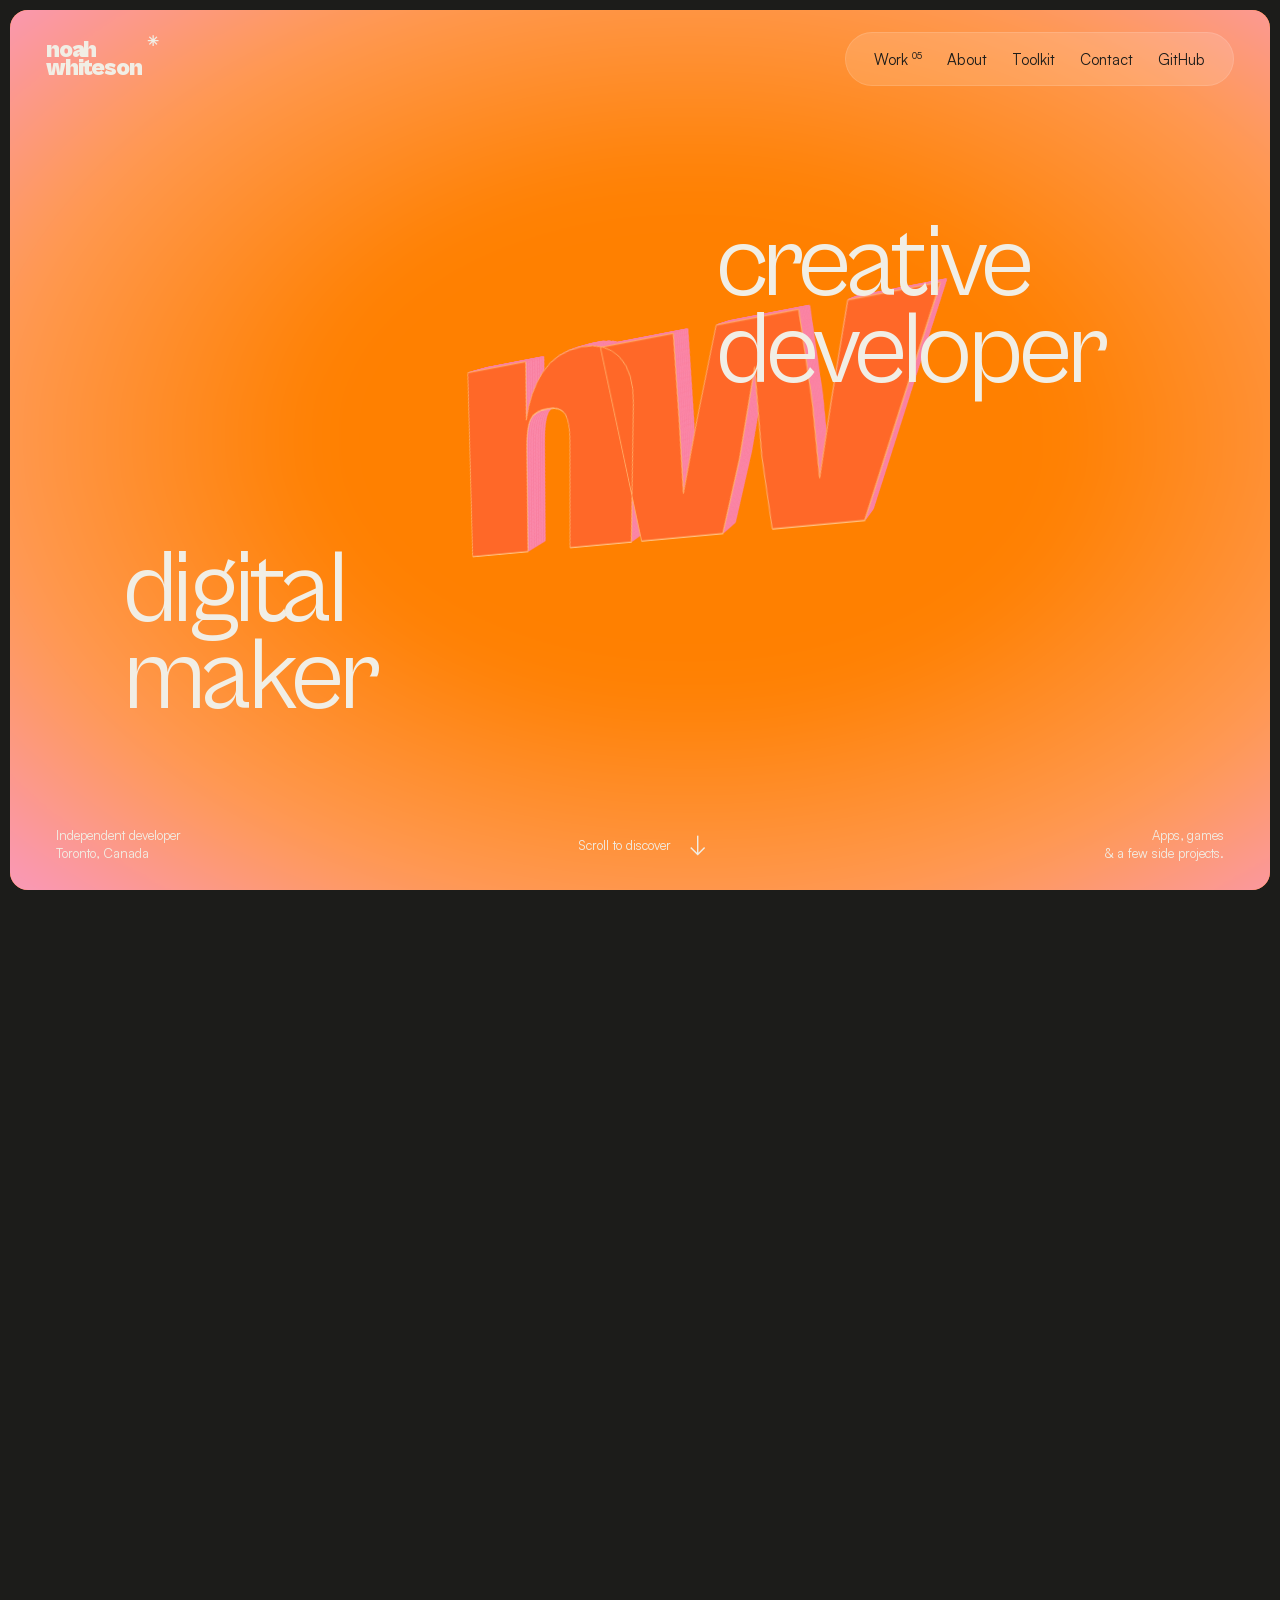
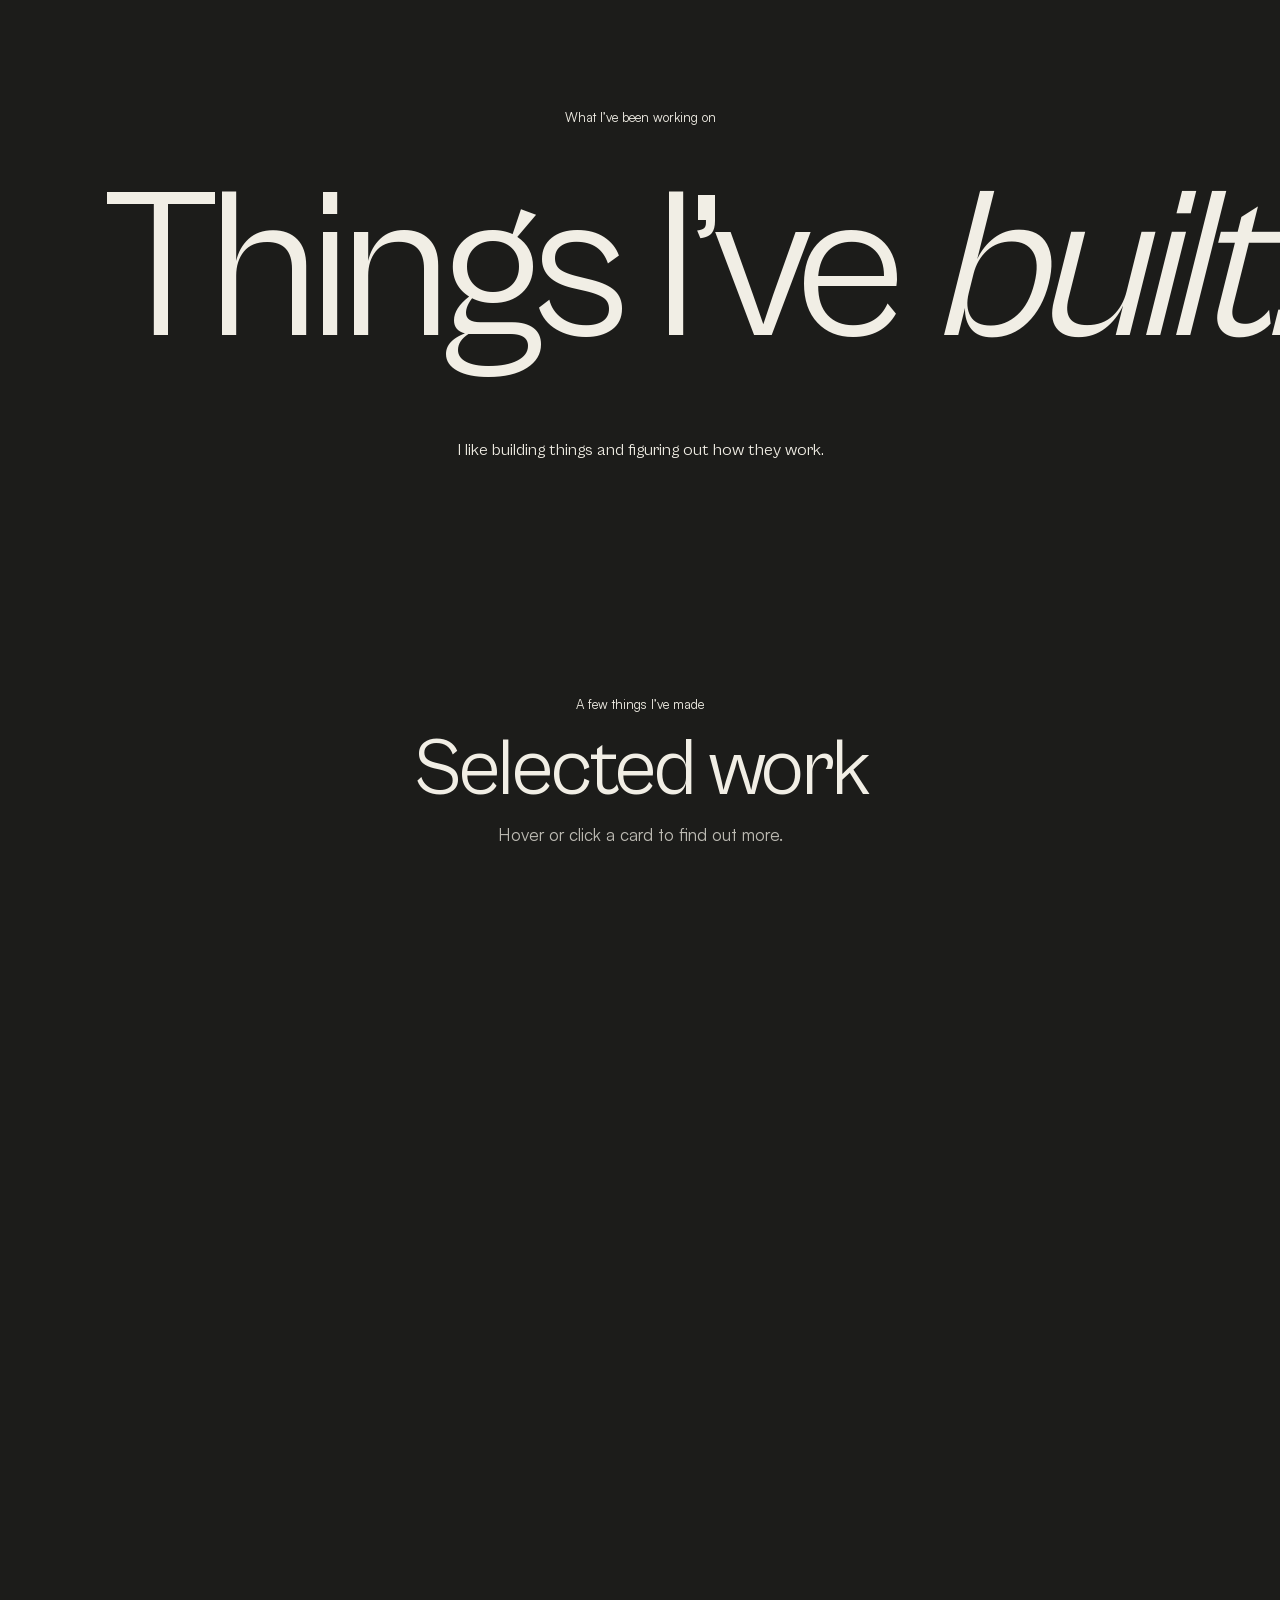
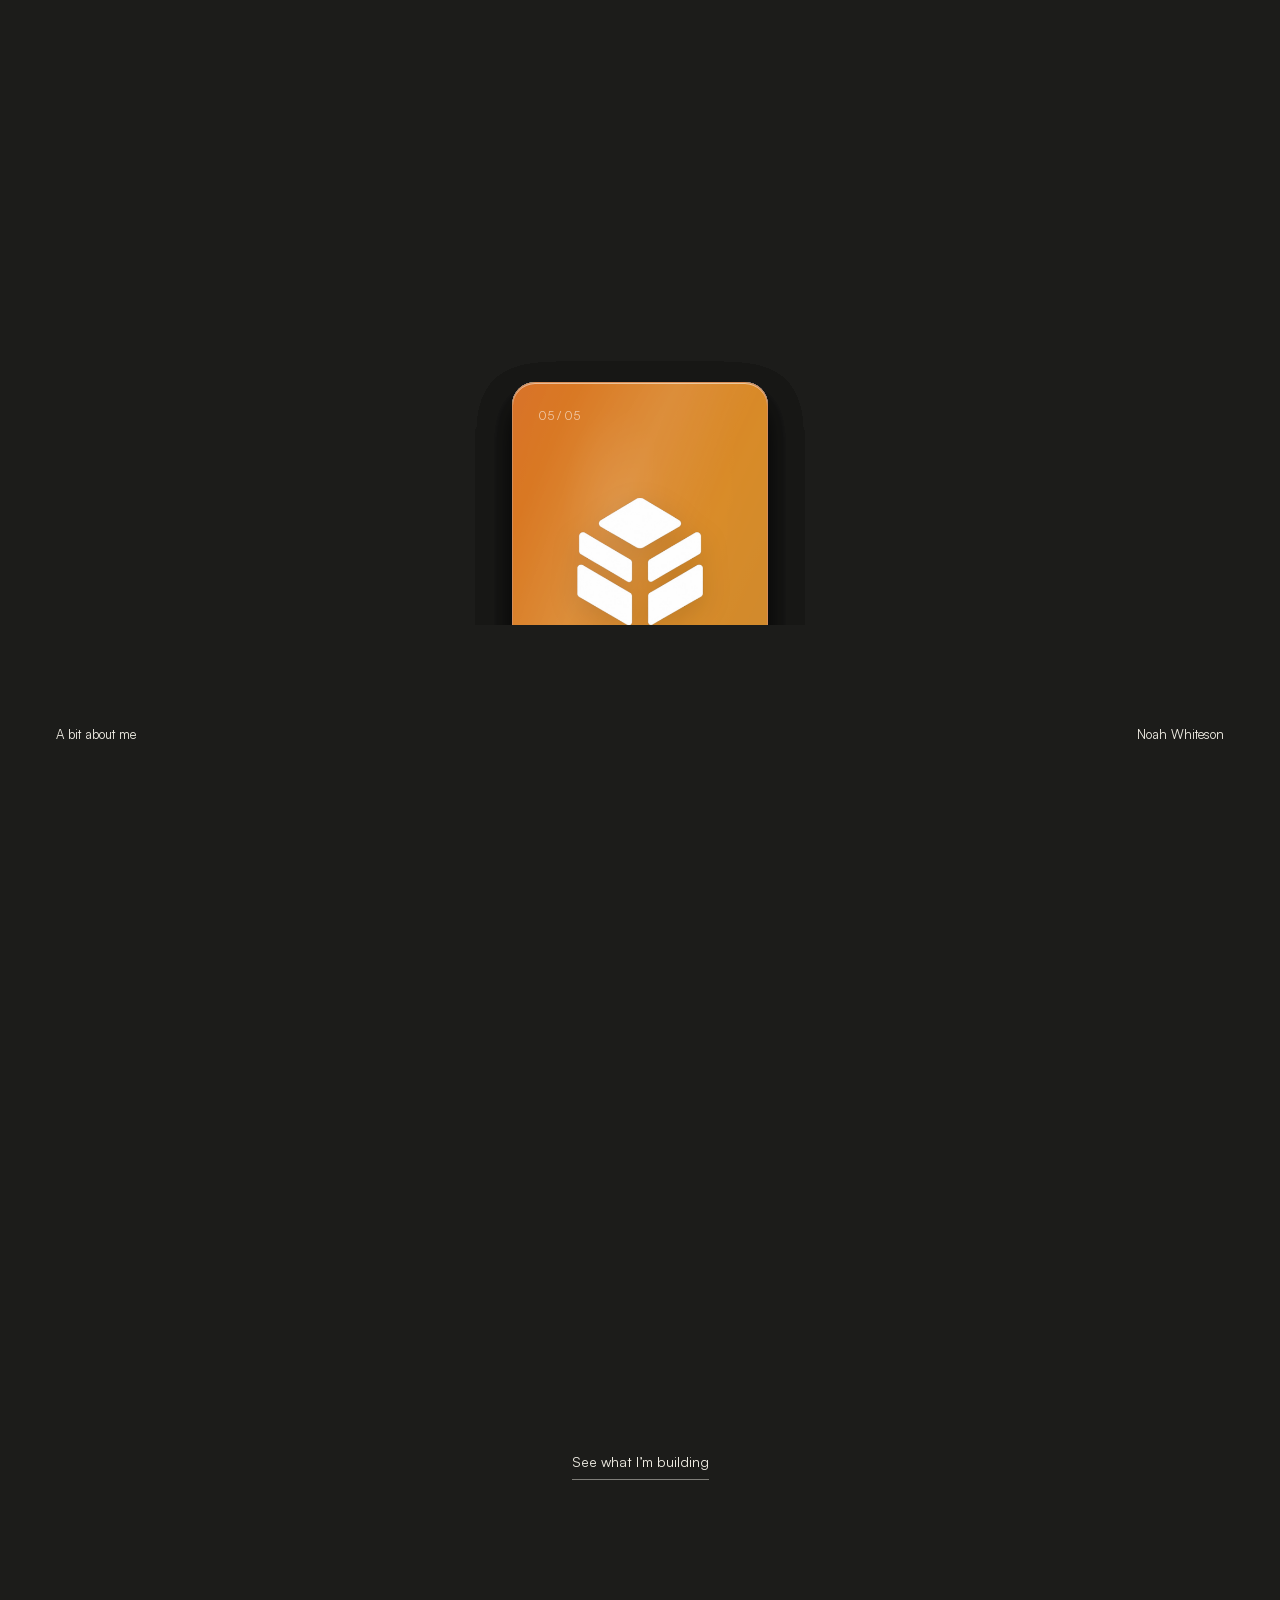
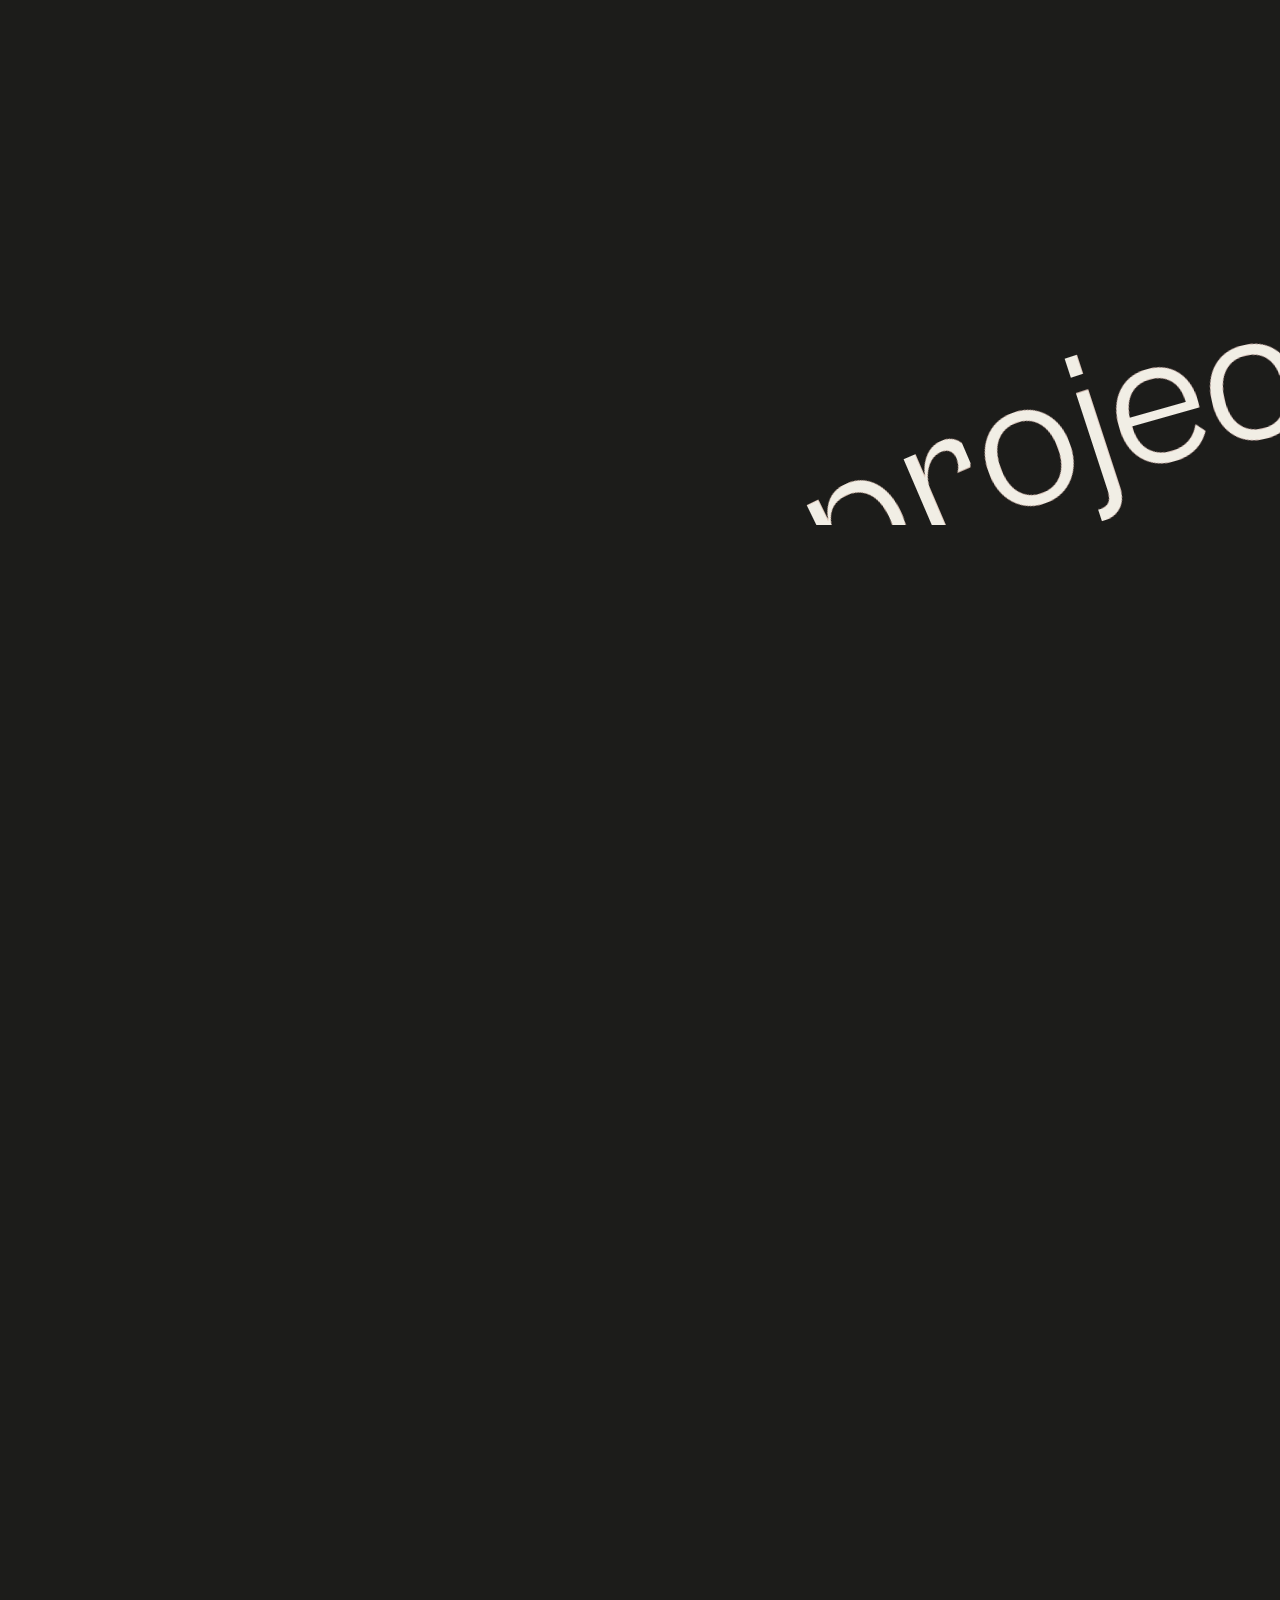
<file: index.html>
<!doctype html>
<html lang="en"><head>
<meta charset="utf-8"><meta name="viewport" content="width=device-width,initial-scale=1">
<title>Noah Whiteson — Developer</title>
<meta name="description" content="I’m Noah Whiteson, a developer in Toronto. Here are some of my apps and games: Safesight, Undersphere, Volunteen, GoSteer, and Storebase.">
<meta name="theme-color" content="#ff8100">
<link rel="icon" type="image/svg+xml" href="data:image/svg+xml,%3Csvg xmlns='http://www.w3.org/2000/svg' viewBox='0 0 64 64'%3E%3Crect width='64' height='64' rx='18' fill='%23ff8100'/%3E%3Cpath d='M15 46V18h7l20 20V18h7v28h-7L22 26v20z' fill='%23f5efe3'/%3E%3C/svg%3E">
<link rel="preload" href="assets/cabinet-400.woff2" as="font" type="font/woff2" crossorigin>
<link rel="preload" href="assets/cabinet-900.woff2" as="font" type="font/woff2" crossorigin>
<link rel="stylesheet" href="style.css?v=34">
<noscript><style>.card-front{display:none}.card-back{position:relative!important;transform:none!important;visibility:visible!important}.card-back .card-close{display:none}.card-inner{transform:none!important}</style></noscript></head><body>

<a class="skip" href="#work">Skip to selected work</a>
<header class="header"><a class="wordmark" href="#top" aria-label="Noah Whiteson, back to top">noah<br>whiteson<span>✳</span></a><nav class="nav-pill" aria-label="Main navigation"><span class="nav-active" aria-hidden="true"></span><a href="#work">Work <sup>05</sup></a><a href="#about">About</a><a href="#toolkit">Toolkit</a><a href="#contact">Contact</a><a href="https://github.com/NoahWhiteson" target="_blank" rel="noopener noreferrer">GitHub</a></nav></header>
<main>
<section class="hero-track" id="top" aria-labelledby="hero-title"><div class="hero-frame">
<div class="color-field" aria-hidden="true"></div>
<h1 id="hero-title" class="sr-only">Noah Whiteson — creative developer and digital maker</h1>
<p class="hero-role role-one" aria-hidden="true">creative<br>developer</p><p class="hero-role role-two" aria-hidden="true">digital<br>maker</p>
<div class="sculpture-space" aria-hidden="true"><div class="sculpture"><span style="--layer:22" class="monogram-layer" aria-hidden="true">nw</span><span style="--layer:21" class="monogram-layer" aria-hidden="true">nw</span><span style="--layer:20" class="monogram-layer" aria-hidden="true">nw</span><span style="--layer:19" class="monogram-layer" aria-hidden="true">nw</span><span style="--layer:18" class="monogram-layer" aria-hidden="true">nw</span><span style="--layer:17" class="monogram-layer" aria-hidden="true">nw</span><span style="--layer:16" class="monogram-layer" aria-hidden="true">nw</span><span style="--layer:15" class="monogram-layer" aria-hidden="true">nw</span><span style="--layer:14" class="monogram-layer" aria-hidden="true">nw</span><span style="--layer:13" class="monogram-layer" aria-hidden="true">nw</span><span style="--layer:12" class="monogram-layer" aria-hidden="true">nw</span><span style="--layer:11" class="monogram-layer" aria-hidden="true">nw</span><span style="--layer:10" class="monogram-layer" aria-hidden="true">nw</span><span style="--layer:9" class="monogram-layer" aria-hidden="true">nw</span><span style="--layer:8" class="monogram-layer" aria-hidden="true">nw</span><span style="--layer:7" class="monogram-layer" aria-hidden="true">nw</span><span style="--layer:6" class="monogram-layer" aria-hidden="true">nw</span><span style="--layer:5" class="monogram-layer" aria-hidden="true">nw</span><span style="--layer:4" class="monogram-layer" aria-hidden="true">nw</span><span style="--layer:3" class="monogram-layer" aria-hidden="true">nw</span><span style="--layer:2" class="monogram-layer" aria-hidden="true">nw</span><span style="--layer:1" class="monogram-layer" aria-hidden="true">nw</span><span class="monogram-face">nw</span></div></div>
<div class="hero-bottom"><span>Independent developer<br>Toronto, Canada</span><a href="#work" class="explore">Scroll to discover <span aria-hidden="true">↓</span></a><span class="hero-note">Apps, games<br>& a few side projects.</span></div>
</div></section>
<section class="manifesto" aria-label="Things I’ve built"><div class="manifesto-pin"><p class="eyebrow">What I’ve been working on</p><div class="marquee" aria-hidden="true"><span>Things I’ve <em>built.</em> Things I’ve <em>built.</em></span></div><p class="manifesto-caption">I like building things and figuring out how they work.</p></div></section>
<section class="selected-work" id="work" aria-labelledby="work-title"><div class="work-pin"><div class="work-heading"><span class="eyebrow">A few things I’ve made</span><h2 id="work-title">Selected work</h2><p>Hover or click a card to find out more.</p></div><div class="fan-deck"><article class="card-position card-safesight" id="safesight" data-card="0"><div class="card-inner"><button class="card-front" type="button" aria-label="Explore Safesight" aria-expanded="false" aria-controls="safesight-overview"><span class="card-number">01 / 05</span><img class="card-logo logo-safesight" src="assets/safesight-card-logo.png" alt="" aria-hidden="true" width="866" height="881"><span class="card-tag">Home safety</span><span class="card-cue">About this project</span></button><div class="card-back" id="safesight-overview"><div class="card-back-top"><h3>Safesight</h3><button class="card-close" type="button" aria-label="Flip Safesight back">Back</button></div><p><span class="card-detail">Safesight scans room photos for possible safety hazards and suggests practical fixes.</span><span class="card-detail"> It highlights fire, trip, electrical, water, and blocked-exit risks, with explanations of what to check.</span><span class="card-detail"> Review scan history, mark hazards as fixed or dismissed, and track your House Score.</span><span class="card-detail"> Built for iOS with SwiftUI and Google Gemini. It helps you know what to check, rather than replacing a professional inspection.</span></p><a class="read-more" href="projects/safesight/">Read more</a></div></div></article><article class="card-position card-undersphere" id="undersphere" data-card="1"><div class="card-inner"><button class="card-front" type="button" aria-label="Explore Undersphere" aria-expanded="false" aria-controls="undersphere-overview"><span class="card-number">02 / 05</span><img class="card-logo logo-undersphere" src="assets/undersphere-card-logo.png" alt="" aria-hidden="true" width="1536" height="1024"><span class="card-tag">Browser FPS</span><span class="card-cue">About this project</span></button><div class="card-back" id="undersphere-overview"><div class="card-back-top"><h3>Undersphere</h3><button class="card-close" type="button" aria-label="Flip Undersphere back">Back</button></div><p><span class="card-detail">Undersphere is a browser FPS set inside a spherical world, with gravity that follows you.</span><span class="card-detail"> Walk around the curved surface, find your bearings, and fight with an AK-47, shotgun, or grenades.</span><span class="card-detail"> The world changes how you move, aim, and think about up and down.</span><span class="card-detail"> It won Most Unique at levelsio’s Vibe Jam. Built with TypeScript and Three.js, it runs directly in your browser.</span></p><a class="read-more" href="projects/undersphere/">Read more</a></div></div></article><article class="card-position card-volunteen" id="volunteen" data-card="2"><div class="card-inner"><button class="card-front" type="button" aria-label="Explore Volunteen" aria-expanded="false" aria-controls="volunteen-overview"><span class="card-number">03 / 05</span><img class="card-logo logo-volunteen" src="assets/volunteen-card-logo.png" alt="" aria-hidden="true" width="359" height="298"><span class="card-tag">Volunteering</span><span class="card-cue">About this project</span></button><div class="card-back" id="volunteen-overview"><div class="card-back-top"><h3>Volunteen</h3><button class="card-close" type="button" aria-label="Flip Volunteen back">Back</button></div><p><span class="card-detail">Volunteen helps students find volunteer opportunities and keep a verified record of their hours.</span><span class="card-detail"> Discover somewhere to help, choose an available shift, and book your time in one place.</span><span class="card-detail"> Your hour records stay alongside your bookings, so you can follow what you’ve contributed without piecing together separate notes.</span><span class="card-detail"> Built with React, TypeScript, Firebase, and Mapbox, with GSAP and Lenis for the website’s motion.</span></p><a class="read-more" href="projects/volunteen/">Read more</a></div></div></article><article class="card-position card-gosteer" id="gosteer" data-card="3"><div class="card-inner"><button class="card-front" type="button" aria-label="Explore GoSteer" aria-expanded="false" aria-controls="gosteer-overview"><span class="card-number">04 / 05</span><img class="card-logo logo-gosteer" src="assets/gosteer-card-logo.png" alt="" aria-hidden="true" width="1336" height="1177"><span class="card-tag">Conversational wallet</span><span class="card-cue">About this project</span></button><div class="card-back" id="gosteer-overview"><div class="card-back-top"><h3>GoSteer</h3><button class="card-close" type="button" aria-label="Flip GoSteer back">Back</button></div><p><span class="card-detail">GoSteer is a crypto wallet for Solana and Ethereum that you use through chat.</span><span class="card-detail"> Check your holdings, work through a proposed transaction, and review the details before sending it.</span><span class="card-detail"> The conversation helps prepare the action step by step, while keeping the final review in your hands.</span><span class="card-detail"> Built with Next.js, React, TypeScript, and Supabase, with Motion for the interface animations.</span></p><a class="read-more" href="projects/gosteer/">Read more</a></div></div></article><article class="card-position card-storebase" id="storebase" data-card="4"><div class="card-inner"><button class="card-front" type="button" aria-label="Explore Storebase" aria-expanded="false" aria-controls="storebase-overview"><span class="card-number">05 / 05</span><img class="card-logo logo-storebase" src="assets/storebase-card-logo.png" alt="" aria-hidden="true" width="712" height="712"><span class="card-tag">File storage</span><span class="card-cue">About this project</span></button><div class="card-back" id="storebase-overview"><div class="card-back-top"><h3>Storebase</h3><button class="card-close" type="button" aria-label="Flip Storebase back">Back</button></div><p><span class="card-detail">Storebase is file storage you can run on your own server, with accounts, uploads, and sharing.</span><span class="card-detail"> Keep documents, photos, and other files together in a familiar browser with folders and search.</span><span class="card-detail"> Organise what you upload and share files with others while choosing where your storage runs.</span><span class="card-detail"> Built with React, TypeScript, and Vite on the frontend, and Node.js, Hono, and WebSockets on the server.</span></p><a class="read-more" href="projects/storebase/">Read more</a></div></div></article></div></div></section>
<section class="about" id="about" aria-labelledby="about-title"><div class="about-pin"><div class="toolkit-depth-back" aria-hidden="true"><ul class="toolkit-cloud toolkit-cloud-back"><li data-tool="0" class="tool-brand tool-python" style="--brand-a:#3776ab;--brand-b:#ffd343"><img src="assets/toolkit/python.svg" width="64" height="64" alt="" aria-hidden="true"><span>Python</span></li><li data-tool="1" class="tool-brand tool-typescript" style="--brand-a:#3178c6;--brand-b:#8ac7ff"><img src="assets/toolkit/typescript.svg" width="64" height="64" alt="" aria-hidden="true"><span>TypeScript</span></li><li data-tool="2" class="tool-brand tool-css" style="--brand-a:#2965f1;--brand-b:#74b6ff"><img src="assets/toolkit/css.svg" width="64" height="64" alt="" aria-hidden="true"><span>CSS</span></li><li data-tool="3" class="tool-brand tool-javascript" style="--brand-a:#f7df1e;--brand-b:#fff6a3"><img src="assets/toolkit/javascript.svg" width="64" height="64" alt="" aria-hidden="true"><span>JavaScript</span></li><li data-tool="4" class="tool-brand tool-lua" style="--brand-a:#8597ff;--brand-b:#d9deff"><img src="assets/toolkit/lua.svg" width="64" height="64" alt="" aria-hidden="true"><span>Lua</span></li><li data-tool="5" class="tool-brand tool-nodejs" style="--brand-a:#68a063;--brand-b:#b3e899"><img src="assets/toolkit/nodejs.svg" width="64" height="64" alt="" aria-hidden="true"><span>Node.js</span></li><li data-tool="6" class="tool-brand tool-vite" style="--brand-a:#a375ff;--brand-b:#ffdd35"><img src="assets/toolkit/vite.svg" width="64" height="64" alt="" aria-hidden="true"><span>Vite</span></li><li data-tool="7" class="tool-brand tool-nextjs" style="--brand-a:#fff;--brand-b:#b5b8c5"><img src="assets/toolkit/nextjs.svg" width="64" height="64" alt="" aria-hidden="true"><span>Next.js</span></li><li data-tool="8" class="tool-brand tool-vercel" style="--brand-a:#fff;--brand-b:#b5b8c5"><img src="assets/toolkit/vercel.svg" width="64" height="64" alt="" aria-hidden="true"><span>Vercel</span></li><li data-tool="9" class="tool-brand tool-firebase" style="--brand-a:#ff9100;--brand-b:#ffca28"><img src="assets/toolkit/firebase.svg" width="64" height="64" alt="" aria-hidden="true"><span>Firebase</span></li><li data-tool="10" class="tool-brand tool-mongodb" style="--brand-a:#4db33d;--brand-b:#a4ee75"><img src="assets/toolkit/mongodb.svg" width="64" height="64" alt="" aria-hidden="true"><span>MongoDB</span></li><li data-tool="11" class="tool-brand tool-supabase" style="--brand-a:#3ecf8e;--brand-b:#a2f3ce"><img src="assets/toolkit/supabase.svg" width="64" height="64" alt="" aria-hidden="true"><span>Supabase</span></li></ul></div><div class="section-label"><h2 id="about-title">A bit about me</h2><span>Noah Whiteson</span></div><div class="about-chapters"><div class="about-chapter" role="group" data-chapter="0" aria-label="I started at ten."><p class="chapter-type"><span class="chapter-line"><span class="chapter-word"><span class="chapter-char" aria-hidden="true">I</span></span> <span class="chapter-word"><span class="chapter-char" aria-hidden="true">s</span><span class="chapter-char" aria-hidden="true">t</span><span class="chapter-char" aria-hidden="true">a</span><span class="chapter-char" aria-hidden="true">r</span><span class="chapter-char" aria-hidden="true">t</span><span class="chapter-char" aria-hidden="true">e</span><span class="chapter-char" aria-hidden="true">d</span></span></span><span class="chapter-line"><span class="chapter-word"><span class="chapter-char" aria-hidden="true">a</span><span class="chapter-char" aria-hidden="true">t</span></span> <span class="chapter-word"><span class="chapter-char" aria-hidden="true">t</span><span class="chapter-char" aria-hidden="true">e</span><span class="chapter-char" aria-hidden="true">n</span><span class="chapter-char" aria-hidden="true">.</span></span></span></p><p class="chapter-copy">I’m Noah, a developer in Toronto. I started coding when I was ten.</p></div><div class="about-chapter" role="group" data-chapter="1" aria-label="Apps. Games. Things I use."><p class="chapter-type"><span class="chapter-line"><span class="chapter-word"><span class="chapter-char" aria-hidden="true">A</span><span class="chapter-char" aria-hidden="true">p</span><span class="chapter-char" aria-hidden="true">p</span><span class="chapter-char" aria-hidden="true">s</span><span class="chapter-char" aria-hidden="true">.</span></span> <span class="chapter-word"><span class="chapter-char" aria-hidden="true">G</span><span class="chapter-char" aria-hidden="true">a</span><span class="chapter-char" aria-hidden="true">m</span><span class="chapter-char" aria-hidden="true">e</span><span class="chapter-char" aria-hidden="true">s</span><span class="chapter-char" aria-hidden="true">.</span></span></span><span class="chapter-line"><span class="chapter-word"><span class="chapter-char" aria-hidden="true">T</span><span class="chapter-char" aria-hidden="true">h</span><span class="chapter-char" aria-hidden="true">i</span><span class="chapter-char" aria-hidden="true">n</span><span class="chapter-char" aria-hidden="true">g</span><span class="chapter-char" aria-hidden="true">s</span></span> <span class="chapter-word"><span class="chapter-char" aria-hidden="true">I</span></span> <span class="chapter-word"><span class="chapter-char" aria-hidden="true">u</span><span class="chapter-char" aria-hidden="true">s</span><span class="chapter-char" aria-hidden="true">e</span><span class="chapter-char" aria-hidden="true">.</span></span></span></p><p class="chapter-copy">Now I build apps and browser games, alongside robotics and electronics projects. I like taking an idea all the way to something you can use.</p></div><div class="about-chapter" role="group" data-chapter="2" aria-label="Still curious. Still making."><p class="chapter-type"><span class="chapter-line"><span class="chapter-word"><span class="chapter-char" aria-hidden="true">S</span><span class="chapter-char" aria-hidden="true">t</span><span class="chapter-char" aria-hidden="true">i</span><span class="chapter-char" aria-hidden="true">l</span><span class="chapter-char" aria-hidden="true">l</span></span> <span class="chapter-word"><span class="chapter-char" aria-hidden="true">c</span><span class="chapter-char" aria-hidden="true">u</span><span class="chapter-char" aria-hidden="true">r</span><span class="chapter-char" aria-hidden="true">i</span><span class="chapter-char" aria-hidden="true">o</span><span class="chapter-char" aria-hidden="true">u</span><span class="chapter-char" aria-hidden="true">s</span><span class="chapter-char" aria-hidden="true">.</span></span></span><span class="chapter-line"><span class="chapter-word"><span class="chapter-char" aria-hidden="true">S</span><span class="chapter-char" aria-hidden="true">t</span><span class="chapter-char" aria-hidden="true">i</span><span class="chapter-char" aria-hidden="true">l</span><span class="chapter-char" aria-hidden="true">l</span></span> <span class="chapter-word"><span class="chapter-char" aria-hidden="true">m</span><span class="chapter-char" aria-hidden="true">a</span><span class="chapter-char" aria-hidden="true">k</span><span class="chapter-char" aria-hidden="true">i</span><span class="chapter-char" aria-hidden="true">n</span><span class="chapter-char" aria-hidden="true">g</span><span class="chapter-char" aria-hidden="true">.</span></span></span></p><p class="chapter-copy">I don’t stick to one kind of project. I’m learning new tools as I go, and these are the ones I reach for.</p></div></div><div class="about-bottom"><a class="text-link" href="https://github.com/NoahWhiteson" target="_blank" rel="noopener noreferrer">See what I’m building</a></div><section class="toolkit" id="toolkit" aria-labelledby="toolkit-title"><div class="toolkit-pin">
<div class="toolkit-heading"><span class="eyebrow">Tools I use</span><h2 id="toolkit-title">My <em>toolkit.</em></h2></div>

<div class="toolkit-categories"><span>Languages</span><span>Development</span><span>Platforms &amp; data</span></div>
<ul class="toolkit-cloud toolkit-cloud-front"><li data-tool="0" class="tool-brand tool-python" style="--brand-a:#3776ab;--brand-b:#ffd343"><img src="assets/toolkit/python.svg" width="64" height="64" alt="" aria-hidden="true"><span>Python</span></li><li data-tool="1" class="tool-brand tool-typescript" style="--brand-a:#3178c6;--brand-b:#8ac7ff"><img src="assets/toolkit/typescript.svg" width="64" height="64" alt="" aria-hidden="true"><span>TypeScript</span></li><li data-tool="2" class="tool-brand tool-css" style="--brand-a:#2965f1;--brand-b:#74b6ff"><img src="assets/toolkit/css.svg" width="64" height="64" alt="" aria-hidden="true"><span>CSS</span></li><li data-tool="3" class="tool-brand tool-javascript" style="--brand-a:#f7df1e;--brand-b:#fff6a3"><img src="assets/toolkit/javascript.svg" width="64" height="64" alt="" aria-hidden="true"><span>JavaScript</span></li><li data-tool="4" class="tool-brand tool-lua" style="--brand-a:#8597ff;--brand-b:#d9deff"><img src="assets/toolkit/lua.svg" width="64" height="64" alt="" aria-hidden="true"><span>Lua</span></li><li data-tool="5" class="tool-brand tool-nodejs" style="--brand-a:#68a063;--brand-b:#b3e899"><img src="assets/toolkit/nodejs.svg" width="64" height="64" alt="" aria-hidden="true"><span>Node.js</span></li><li data-tool="6" class="tool-brand tool-vite" style="--brand-a:#a375ff;--brand-b:#ffdd35"><img src="assets/toolkit/vite.svg" width="64" height="64" alt="" aria-hidden="true"><span>Vite</span></li><li data-tool="7" class="tool-brand tool-nextjs" style="--brand-a:#fff;--brand-b:#b5b8c5"><img src="assets/toolkit/nextjs.svg" width="64" height="64" alt="" aria-hidden="true"><span>Next.js</span></li><li data-tool="8" class="tool-brand tool-vercel" style="--brand-a:#fff;--brand-b:#b5b8c5"><img src="assets/toolkit/vercel.svg" width="64" height="64" alt="" aria-hidden="true"><span>Vercel</span></li><li data-tool="9" class="tool-brand tool-firebase" style="--brand-a:#ff9100;--brand-b:#ffca28"><img src="assets/toolkit/firebase.svg" width="64" height="64" alt="" aria-hidden="true"><span>Firebase</span></li><li data-tool="10" class="tool-brand tool-mongodb" style="--brand-a:#4db33d;--brand-b:#a4ee75"><img src="assets/toolkit/mongodb.svg" width="64" height="64" alt="" aria-hidden="true"><span>MongoDB</span></li><li data-tool="11" class="tool-brand tool-supabase" style="--brand-a:#3ecf8e;--brand-b:#a2f3ce"><img src="assets/toolkit/supabase.svg" width="64" height="64" alt="" aria-hidden="true"><span>Supabase</span></li></ul>
<a class="toolkit-more" href="/toolkit/">View my Full Toolkit</a>
</div></section></div></section>

<section class="wave-track" aria-labelledby="wave-title"><div class="wave-pin">
<h2 id="wave-title" class="sr-only">Have a project in mind? Let’s talk.</h2>
<p class="wave-type" aria-hidden="true"><span class="wave-char">H</span><span class="wave-char">a</span><span class="wave-char">v</span><span class="wave-char">e</span><span class="wave-char"> </span><span class="wave-char">a</span><span class="wave-char"> </span><span class="wave-char">p</span><span class="wave-char">r</span><span class="wave-char">o</span><span class="wave-char">j</span><span class="wave-char">e</span><span class="wave-char">c</span><span class="wave-char">t</span><span class="wave-char"> </span><span class="wave-char">i</span><span class="wave-char">n</span><span class="wave-char"> </span><span class="wave-char">m</span><span class="wave-char">i</span><span class="wave-char">n</span><span class="wave-char">d</span><span class="wave-char">?</span><span class="wave-char"> </span><span class="wave-char">L</span><span class="wave-char">e</span><span class="wave-char">t</span><span class="wave-char">’</span><span class="wave-char">s</span><span class="wave-char"> </span><span class="wave-char">t</span><span class="wave-char">a</span><span class="wave-char">l</span><span class="wave-char">k</span><span class="wave-static-dot">.</span></p>
<div class="wave-seed" aria-hidden="true"></div>
<footer id="contact"><span class="eyebrow">You can reach me here.</span><a class="footer-title" href="mailto:contact@noahwhiteson.com">Let’s <em>talk.</em></a><a class="contact-email" href="mailto:contact@noahwhiteson.com">contact@noahwhiteson.com</a><div class="footer-bottom"><a href="#top">noah whiteson</a><span>© <span id="year">2026</span></span><a href="#top">Back to top</a></div></footer>
</div></section>
</main><script src="script.js?v=35"></script><script src="navigation.js?v=3"></script></body></html>
</file>
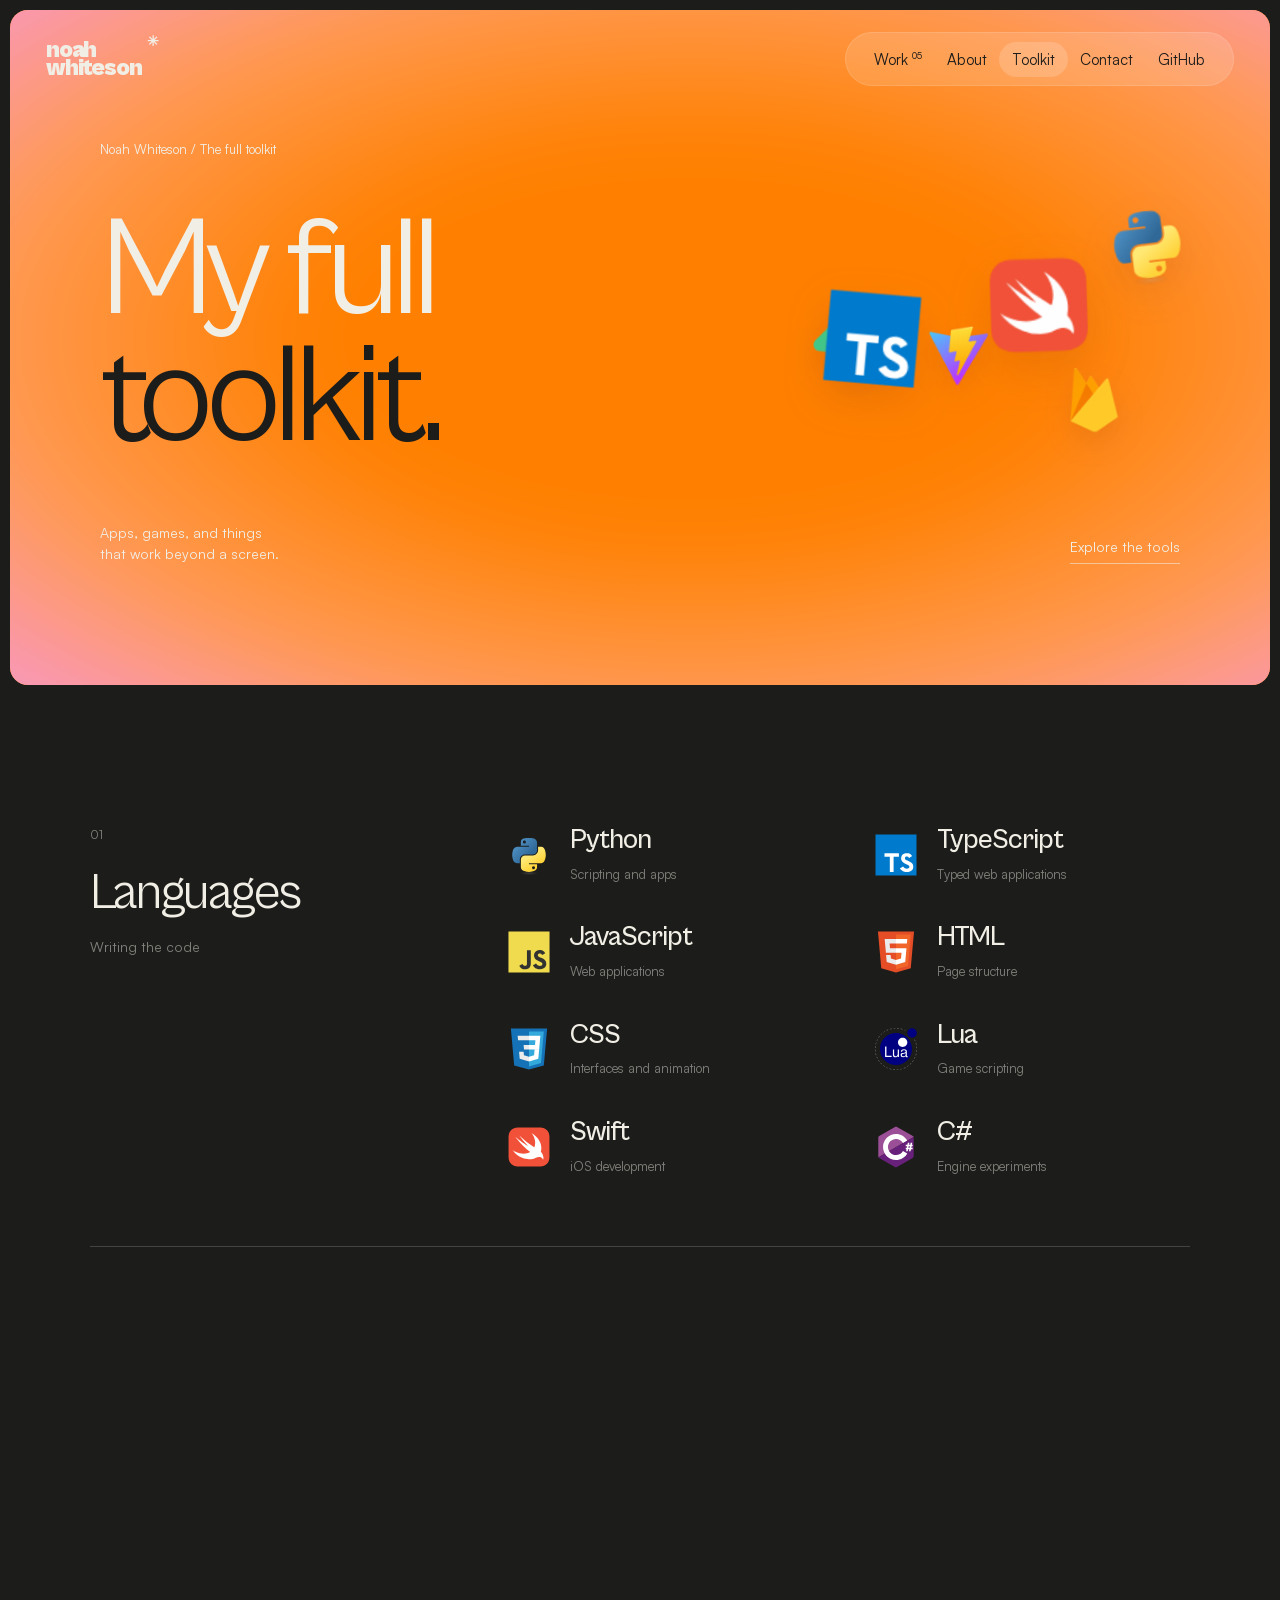
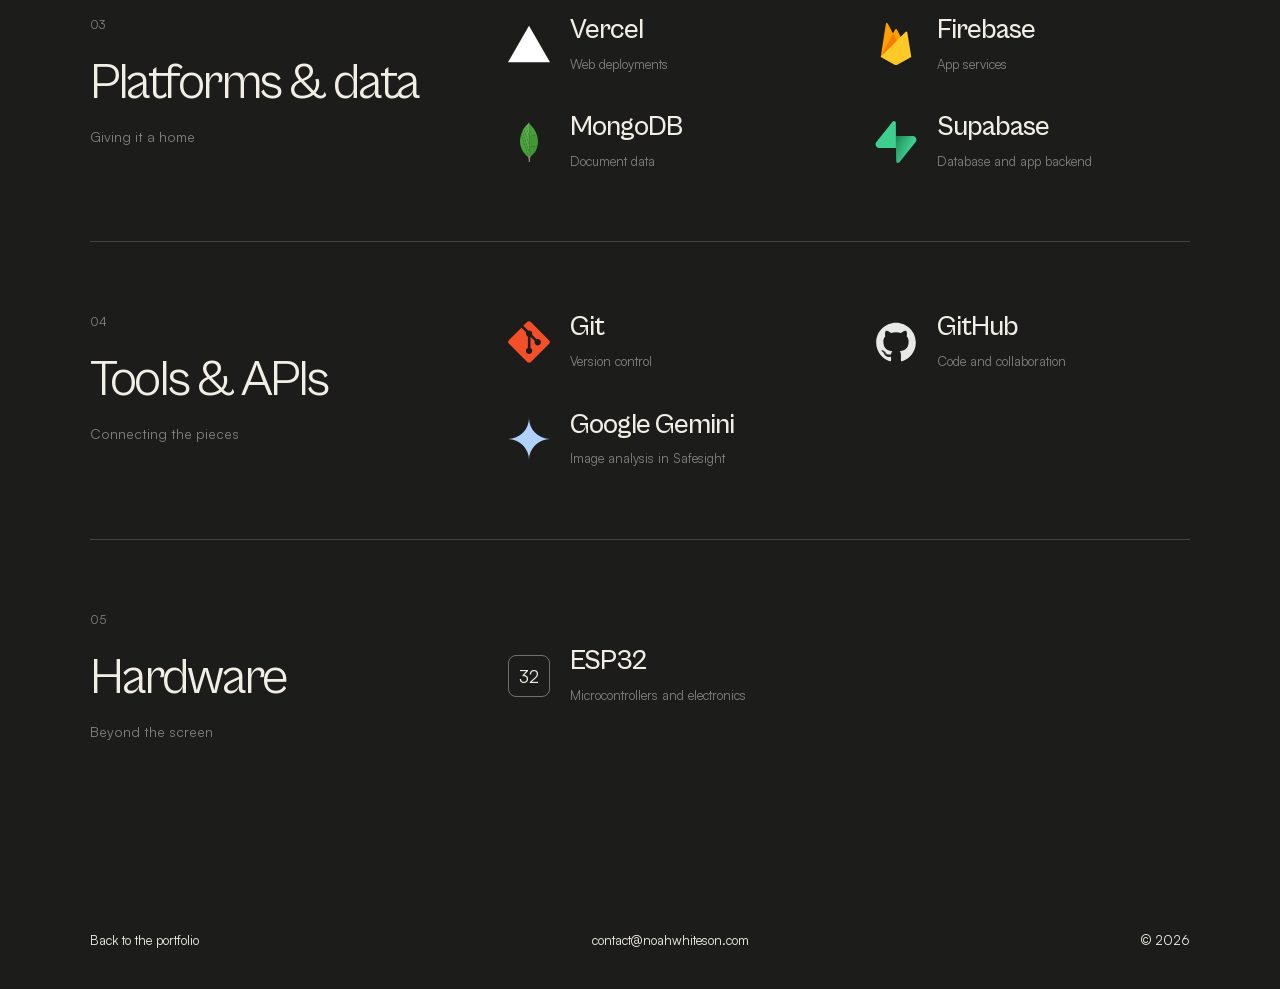
<file: toolkit/index.html>
<!doctype html><html lang="en"><head><meta charset="utf-8"><meta name="viewport" content="width=device-width,initial-scale=1"><title>Full Toolkit — Noah Whiteson</title><meta name="description" content="The languages, frameworks, platforms, and hardware Noah Whiteson uses to build apps, games, and electronics projects."><meta name="theme-color" content="#ff8100"><link rel="icon" type="image/svg+xml" href="data:image/svg+xml,%3Csvg xmlns='http://www.w3.org/2000/svg' viewBox='0 0 64 64'%3E%3Crect width='64' height='64' rx='18' fill='%23ff8100'/%3E%3Cpath d='M15 46V18h7l20 20V18h7v28h-7L22 26v20z' fill='%23f5efe3'/%3E%3C/svg%3E"><link rel="preload" href="../assets/cabinet-400.woff2" as="font" type="font/woff2" crossorigin><link rel="stylesheet" href="../style.css?v=30"><link rel="stylesheet" href="../toolkit.css?v=2"></head><body><a class="skip" href="#tools">Skip to the full toolkit</a><header class="header"><a class="wordmark" href="/" aria-label="Back to Noah’s portfolio">noah<br>whiteson<span>✳</span></a><nav class="nav-pill" aria-label="Main navigation"><a href="/#work">Work <sup>05</sup></a><a href="/#about">About</a><a href="/toolkit/" aria-current="page">Toolkit</a><a href="/#contact">Contact</a><a href="https://github.com/NoahWhiteson" target="_blank" rel="noopener noreferrer">GitHub</a></nav></header><main><section class="toolkit-cover"><div class="color-field" aria-hidden="true"></div><span class="cover-label">Noah Whiteson / The full toolkit</span><h1>My full<br><em>toolkit.</em></h1><div class="cover-symbols" aria-hidden="true"><img src="../assets/toolkit/python.svg" alt="" width="80" height="80" style="--i:0"><img src="../assets/toolkit/swift.svg" alt="" width="80" height="80" style="--i:1"><img src="../assets/toolkit/typescript.svg" alt="" width="80" height="80" style="--i:2"><img src="../assets/toolkit/supabase.svg" alt="" width="80" height="80" style="--i:3"><img src="../assets/toolkit/vite.svg" alt="" width="80" height="80" style="--i:4"><img src="../assets/toolkit/firebase.svg" alt="" width="80" height="80" style="--i:5"></div><div class="cover-bottom"><p>Apps, games, and things<br>that work beyond a screen.</p><a href="#tools">Explore the tools</a></div></section><div class="toolkit-inventory" id="tools"><section class="tool-group" aria-labelledby="group-0"><div class="group-heading"><span>01</span><h2 id="group-0">Languages</h2><p>Writing the code</p></div><ul class="full-tools"><li class="full-tool"><img class="icon-python" src="../assets/toolkit/python.svg" width="48" height="48" alt=""><div><h3>Python</h3><p>Scripting and apps</p></div></li><li class="full-tool"><img class="icon-typescript" src="../assets/toolkit/typescript.svg" width="48" height="48" alt=""><div><h3>TypeScript</h3><p>Typed web applications</p></div></li><li class="full-tool"><img class="icon-javascript" src="../assets/toolkit/javascript.svg" width="48" height="48" alt=""><div><h3>JavaScript</h3><p>Web applications</p></div></li><li class="full-tool"><img class="icon-html" src="../assets/toolkit/html.svg" width="48" height="48" alt=""><div><h3>HTML</h3><p>Page structure</p></div></li><li class="full-tool"><img class="icon-css" src="../assets/toolkit/css.svg" width="48" height="48" alt=""><div><h3>CSS</h3><p>Interfaces and animation</p></div></li><li class="full-tool"><img class="icon-lua" src="../assets/toolkit/lua.svg" width="48" height="48" alt=""><div><h3>Lua</h3><p>Game scripting</p></div></li><li class="full-tool"><img class="icon-swift" src="../assets/toolkit/swift.svg" width="48" height="48" alt=""><div><h3>Swift</h3><p>iOS development</p></div></li><li class="full-tool"><img class="icon-csharp" src="../assets/toolkit/csharp.svg" width="48" height="48" alt=""><div><h3>C#</h3><p>Engine experiments</p></div></li></ul></section><section class="tool-group" aria-labelledby="group-1"><div class="group-heading"><span>02</span><h2 id="group-1">Web &amp; mobile</h2><p>Building the experience</p></div><ul class="full-tools"><li class="full-tool"><img class="icon-nodejs" src="../assets/toolkit/nodejs.svg" width="48" height="48" alt=""><div><h3>Node.js</h3><p>Server-side JavaScript</p></div></li><li class="full-tool"><img class="icon-nextjs" src="../assets/toolkit/nextjs.svg" width="48" height="48" alt=""><div><h3>Next.js</h3><p>Full-stack web apps</p></div></li><li class="full-tool"><img class="icon-vite" src="../assets/toolkit/vite.svg" width="48" height="48" alt=""><div><h3>Vite</h3><p>Frontend development</p></div></li><li class="full-tool"><img class="icon-swift" src="../assets/toolkit/swift.svg" width="48" height="48" alt=""><div><h3>SwiftUI</h3><p>Native iOS interfaces</p></div></li></ul></section><section class="tool-group" aria-labelledby="group-2"><div class="group-heading"><span>03</span><h2 id="group-2">Platforms &amp; data</h2><p>Giving it a home</p></div><ul class="full-tools"><li class="full-tool"><img class="icon-vercel" src="../assets/toolkit/vercel.svg" width="48" height="48" alt=""><div><h3>Vercel</h3><p>Web deployments</p></div></li><li class="full-tool"><img class="icon-firebase" src="../assets/toolkit/firebase.svg" width="48" height="48" alt=""><div><h3>Firebase</h3><p>App services</p></div></li><li class="full-tool"><img class="icon-mongodb" src="../assets/toolkit/mongodb.svg" width="48" height="48" alt=""><div><h3>MongoDB</h3><p>Document data</p></div></li><li class="full-tool"><img class="icon-supabase" src="../assets/toolkit/supabase.svg" width="48" height="48" alt=""><div><h3>Supabase</h3><p>Database and app backend</p></div></li></ul></section><section class="tool-group" aria-labelledby="group-3"><div class="group-heading"><span>04</span><h2 id="group-3">Tools &amp; APIs</h2><p>Connecting the pieces</p></div><ul class="full-tools"><li class="full-tool"><img class="icon-git" src="../assets/toolkit/git.svg" width="48" height="48" alt=""><div><h3>Git</h3><p>Version control</p></div></li><li class="full-tool"><img class="icon-github" src="../assets/toolkit/github.svg" width="48" height="48" alt=""><div><h3>GitHub</h3><p>Code and collaboration</p></div></li><li class="full-tool"><img class="icon-gemini" src="../assets/toolkit/gemini.svg" width="48" height="48" alt=""><div><h3>Google Gemini</h3><p>Image analysis in Safesight</p></div></li></ul></section><section class="tool-group" aria-labelledby="group-4"><div class="group-heading"><span>05</span><h2 id="group-4">Hardware</h2><p>Beyond the screen</p></div><ul class="full-tools"><li class="full-tool"><span class="chip-mark" aria-hidden="true">32</span><div><h3>ESP32</h3><p>Microcontrollers and electronics</p></div></li></ul></section></div></main><footer class="toolkit-footer"><a href="/">Back to the portfolio</a><a href="mailto:contact@noahwhiteson.com">contact@noahwhiteson.com</a><span>© 2026</span></footer><script src="../toolkit.js?v=2"></script></body></html>
</file>
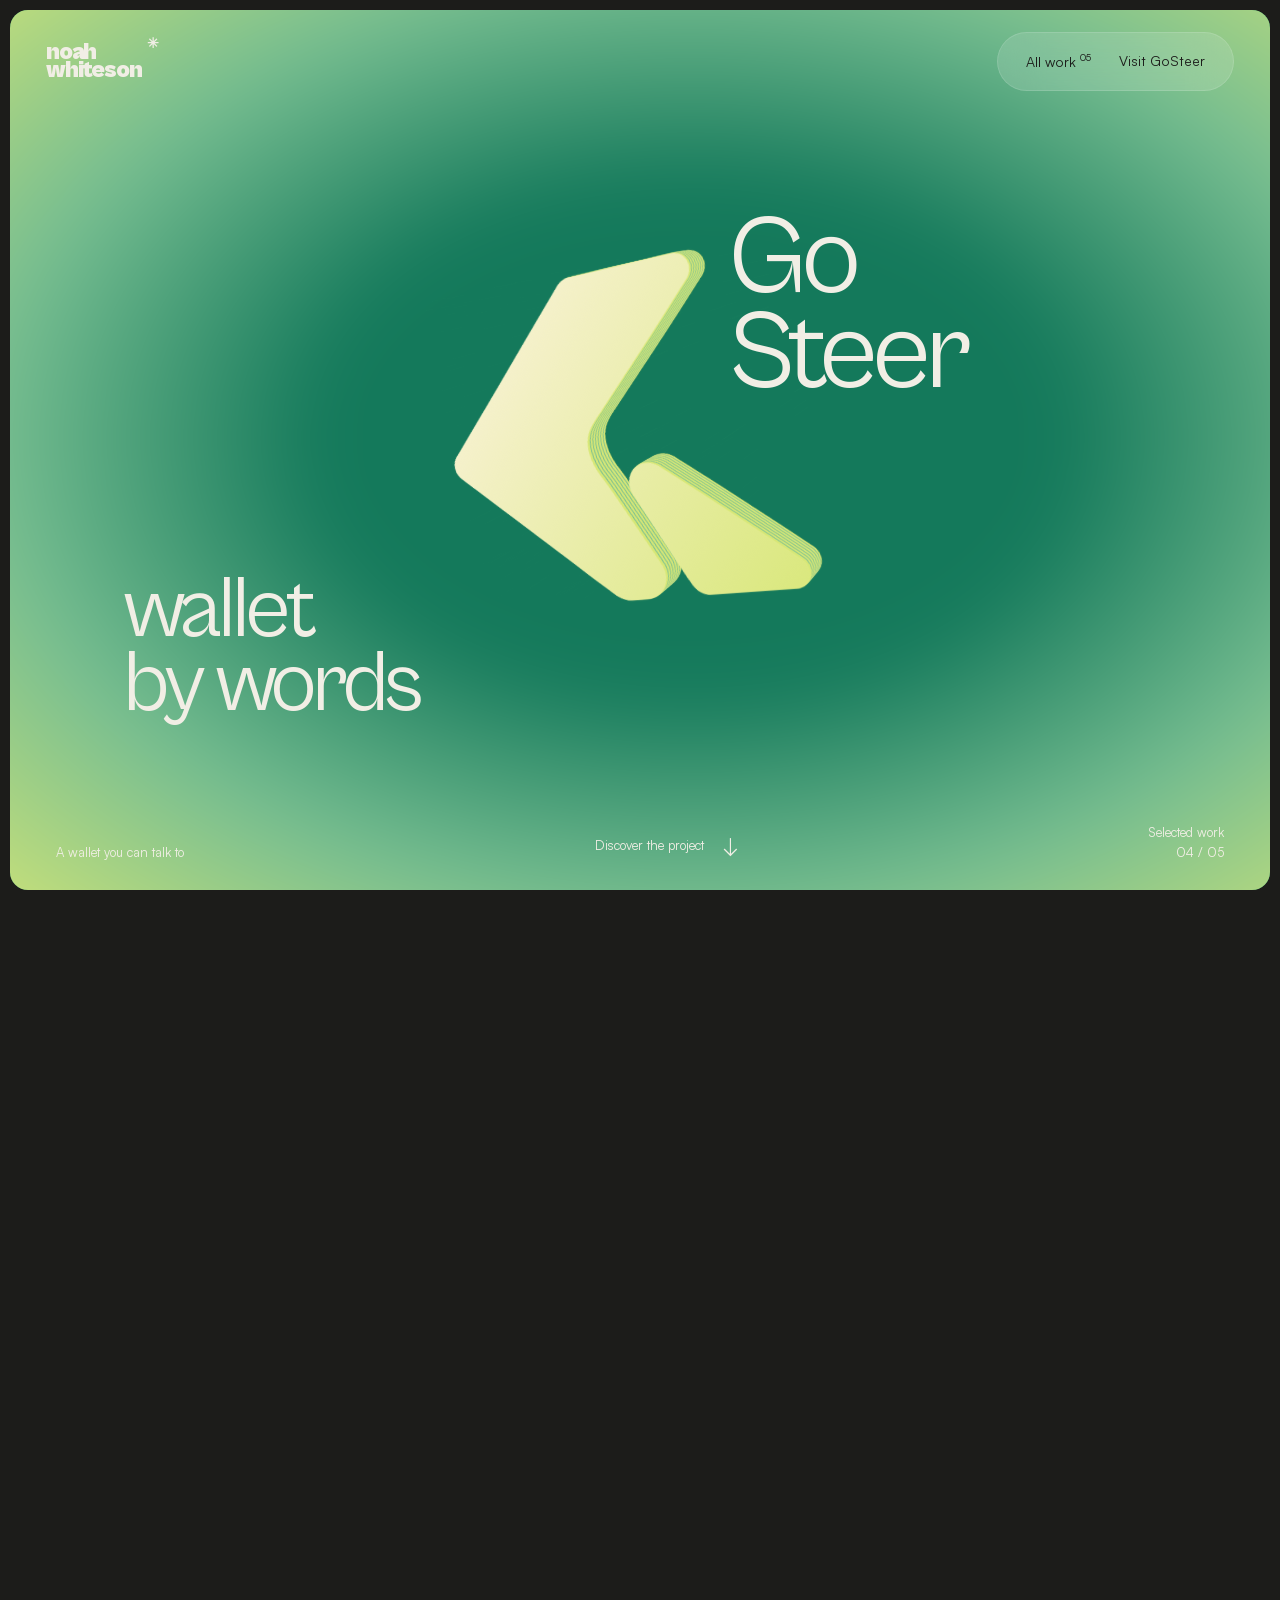
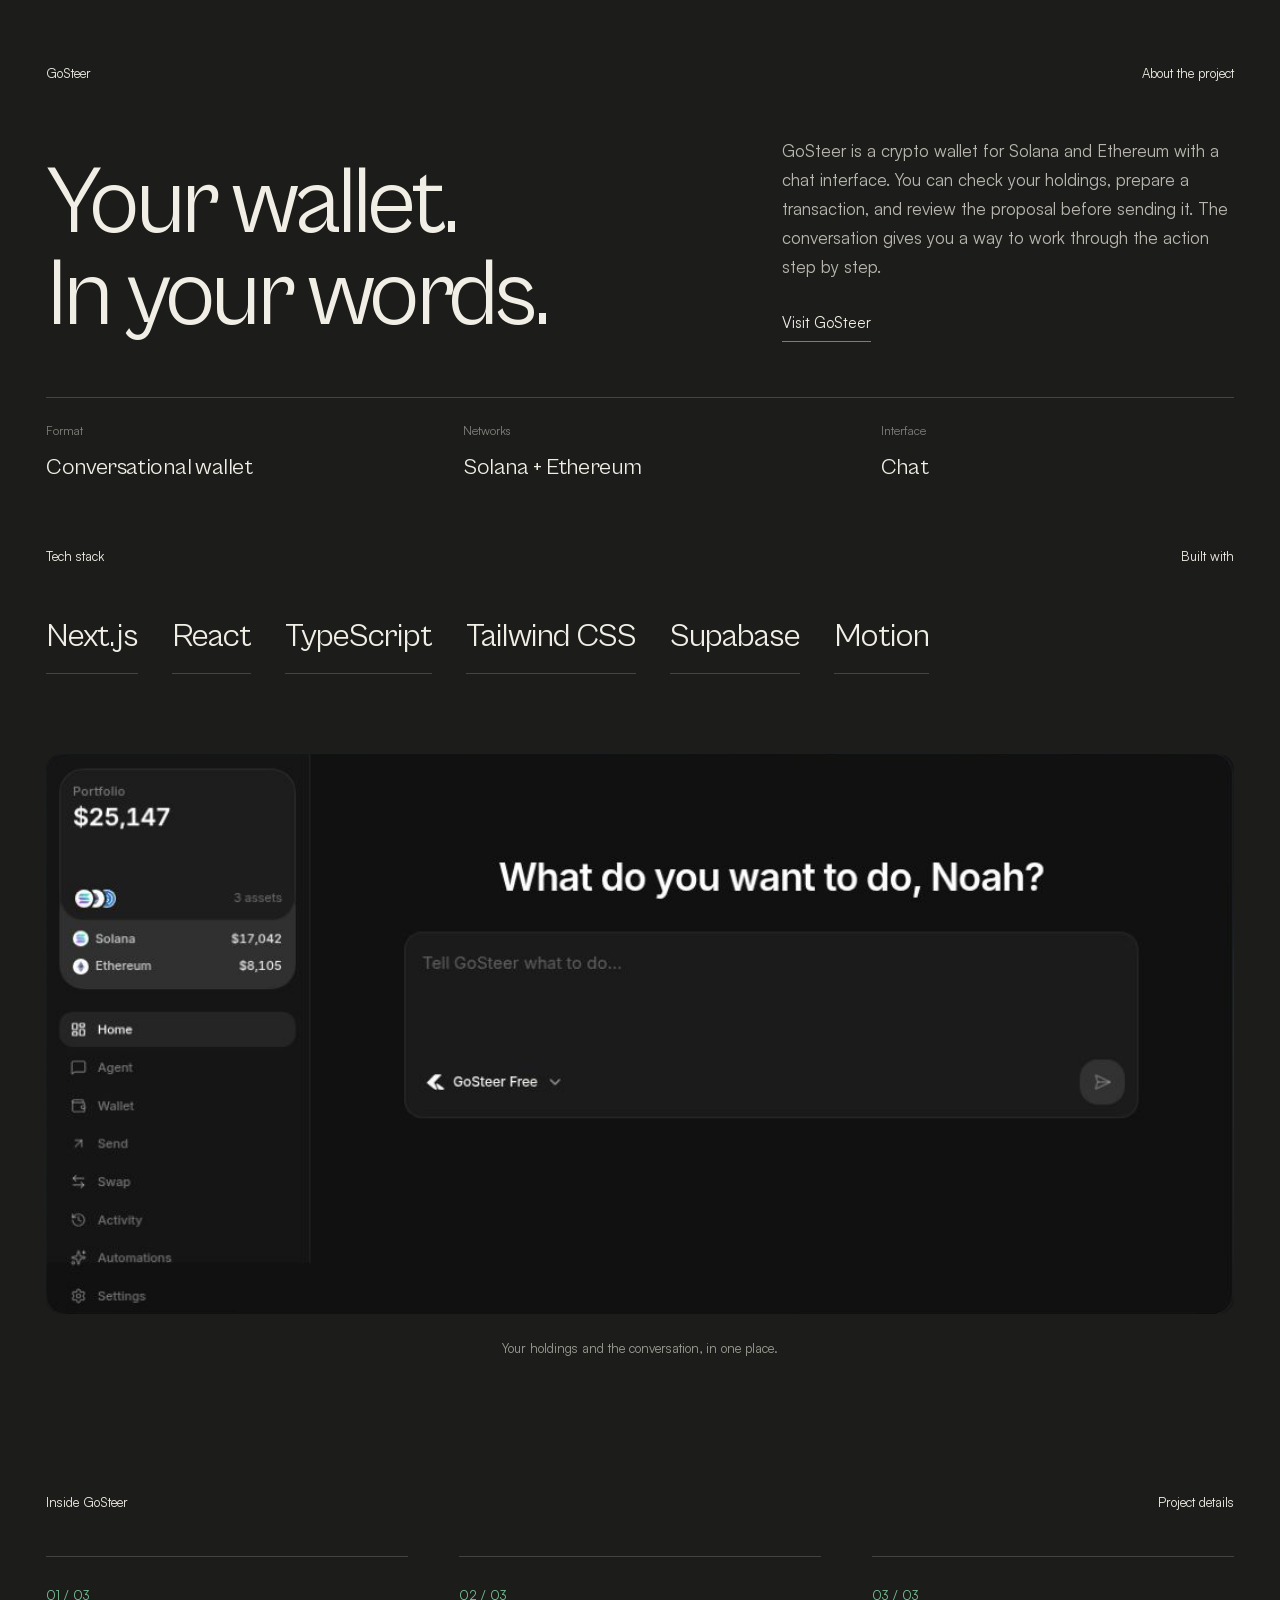
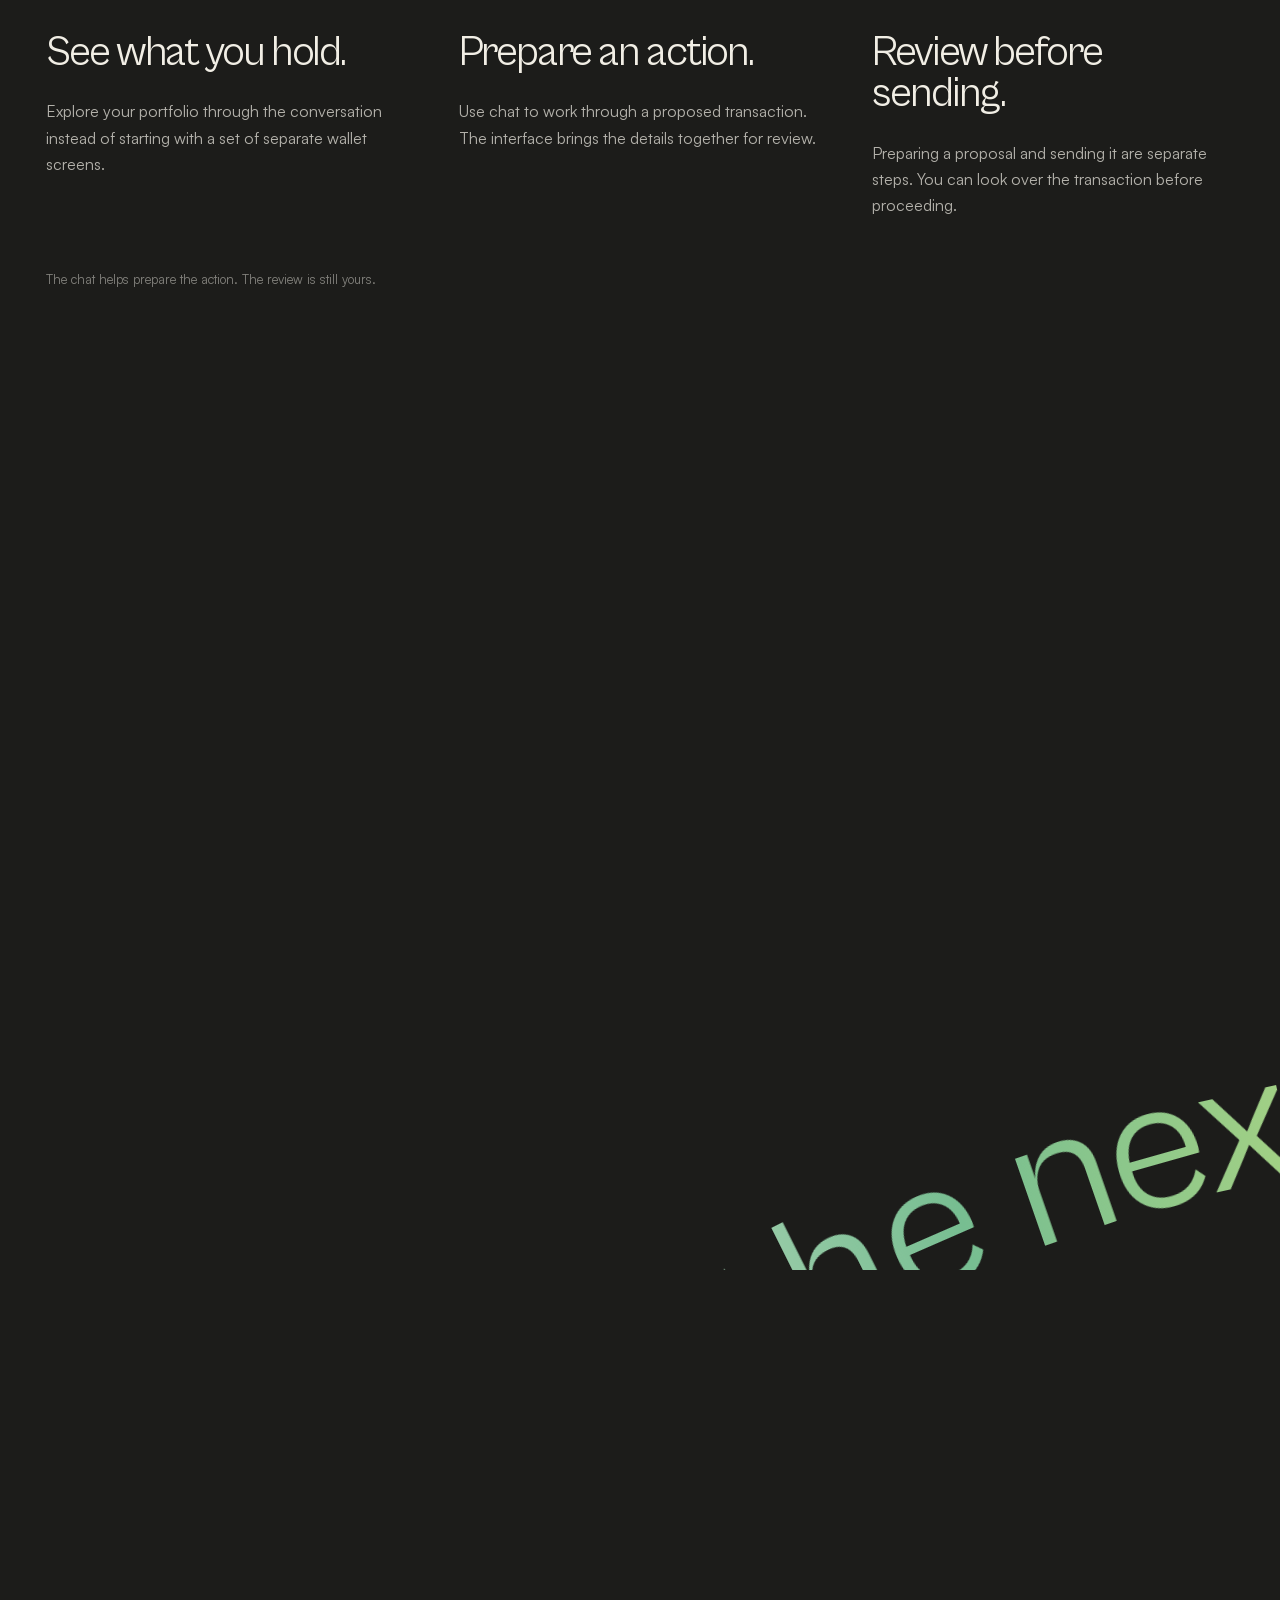
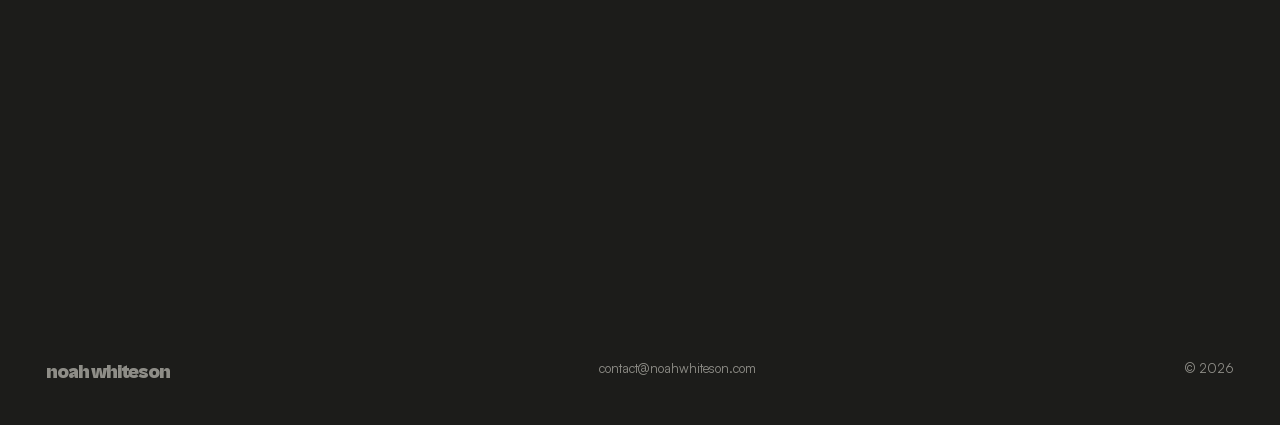
<file: projects/gosteer/index.html>
<!doctype html><html lang="en"><head><meta charset="utf-8"><meta name="viewport" content="width=device-width,initial-scale=1"><title>GoSteer — Noah Whiteson</title><meta name="description" content="Explore GoSteer, Noah Whiteson’s conversational wallet for Solana and Ethereum."><meta name="theme-color" content="#14795b"><link rel="icon" href="../../assets/gosteer-card-logo.png"><link rel="preload" href="../../assets/cabinet-400.woff2" as="font" type="font/woff2" crossorigin><link rel="preload" href="../../assets/cabinet-900.woff2" as="font" type="font/woff2" crossorigin><link rel="stylesheet" href="../../project.css?v=7"></head>
<body data-project="gosteer" style="--hero-a:#14795b;--hero-b:#77be91;--hero-c:#d7e775;--mark:url('../../assets/gosteer-card-logo.png');--mask-mode:luminance"><a class="skip" href="#overview">Skip to project details</a><header class="header"><a class="wordmark" href="../../" aria-label="Noah Whiteson, back to portfolio">noah<br>whiteson<span>✳</span></a><nav class="nav-pill" aria-label="Project navigation"><a href="../../#work">All work <sup>05</sup></a><a href="https://gosteer.xyz" target="_blank" rel="noopener noreferrer">Visit GoSteer</a></nav></header>
<main><section class="case-hero" aria-labelledby="project-title"><div class="hero-frame"><div class="color-field" aria-hidden="true"></div><h1 class="hero-title" id="project-title"><span>Go</span><span>Steer</span></h1><p class="hero-role">wallet<br>by words</p><div class="sculpture-space" aria-hidden="true"><div class="project-sculpture"><span class="logo-layer" style="--layer:20"></span><span class="logo-layer" style="--layer:19"></span><span class="logo-layer" style="--layer:18"></span><span class="logo-layer" style="--layer:17"></span><span class="logo-layer" style="--layer:16"></span><span class="logo-layer" style="--layer:15"></span><span class="logo-layer" style="--layer:14"></span><span class="logo-layer" style="--layer:13"></span><span class="logo-layer" style="--layer:12"></span><span class="logo-layer" style="--layer:11"></span><span class="logo-layer" style="--layer:10"></span><span class="logo-layer" style="--layer:9"></span><span class="logo-layer" style="--layer:8"></span><span class="logo-layer" style="--layer:7"></span><span class="logo-layer" style="--layer:6"></span><span class="logo-layer" style="--layer:5"></span><span class="logo-layer" style="--layer:4"></span><span class="logo-layer" style="--layer:3"></span><span class="logo-layer" style="--layer:2"></span><span class="logo-layer" style="--layer:1"></span><span class="logo-face"></span></div></div><div class="hero-bottom"><span>A wallet you can talk to</span><a href="#overview">Discover the project <span aria-hidden="true">↓</span></a><span>Selected work<br>04 / 05</span></div></div></section>
<section class="project-intro" id="overview"><div class="section-label"><span>GoSteer</span><span>About the project</span></div><div class="intro-grid"><h2 class="intro-title"><span>Your wallet.</span><span>In your words.</span></h2><div class="intro-copy"><p>GoSteer is a crypto wallet for Solana and Ethereum with a chat interface. You can check your holdings, prepare a transaction, and review the proposal before sending it. The conversation gives you a way to work through the action step by step.</p><a class="live-link" href="https://gosteer.xyz" target="_blank" rel="noopener noreferrer">Visit GoSteer</a></div></div><dl class="project-facts"><div><dt>Format</dt><dd>Conversational wallet</dd></div><div><dt>Networks</dt><dd>Solana + Ethereum</dd></div><div><dt>Interface</dt><dd>Chat</dd></div></dl></section>
<section class="project-stack" aria-labelledby="stack-title"><div class="section-label"><h2 id="stack-title">Tech stack</h2><span>Built with</span></div><ul class="stack-list"><li>Next.js</li><li>React</li><li>TypeScript</li><li>Tailwind CSS</li><li>Supabase</li><li>Motion</li></ul></section>
<section class="project-preview" aria-label="GoSteer interface"><figure class="product-visual web-preview"><div class="product-window" style="--ratio:1050/495;--image-width:128.38095%;--image-x:-13.52381%;--image-y:-34.94949%"><img src="../../assets/steer-site.jpg" alt="GoSteer interface showing portfolio holdings and the chat input" width="1348" height="926" loading="lazy"></div><figcaption>Your holdings and the conversation, in one place.</figcaption></figure></section>
<section class="project-story" aria-labelledby="story-title"><div class="section-label"><h2 id="story-title">Inside GoSteer</h2><span>Project details</span></div><div class="story-grid"><article class="feature-chapter"><span class="feature-number">01 / 03</span><h3>See what you hold.</h3><p>Explore your portfolio through the conversation instead of starting with a set of separate wallet screens.</p></article><article class="feature-chapter"><span class="feature-number">02 / 03</span><h3>Prepare an action.</h3><p>Use chat to work through a proposed transaction. The interface brings the details together for review.</p></article><article class="feature-chapter"><span class="feature-number">03 / 03</span><h3>Review before sending.</h3><p>Preparing a proposal and sending it are separate steps. You can look over the transaction before proceeding.</p></article></div><p class="project-note">The chat helps prepare the action. The review is still yours.</p></section>
<section class="next-track" aria-labelledby="next-heading"><div class="next-pin"><h2 class="sr-only" id="next-heading">On to the next one. Explore Storebase.</h2><p class="wave-type" aria-hidden="true"><span class="wave-char">O</span><span class="wave-char">n</span><span class="wave-char"> </span><span class="wave-char">t</span><span class="wave-char">o</span><span class="wave-char"> </span><span class="wave-char">t</span><span class="wave-char">h</span><span class="wave-char">e</span><span class="wave-char"> </span><span class="wave-char">n</span><span class="wave-char">e</span><span class="wave-char">x</span><span class="wave-char">t</span><span class="wave-char"> </span><span class="wave-char">o</span><span class="wave-char">n</span><span class="wave-char">e</span><span class="static-dot">.</span></p><span class="wave-seed" aria-hidden="true"></span><a class="next-project" href="../storebase/" style="--next-a:#ed7022;--next-b:#ffab68;--next-c:#f998bd;--next-mark:url('../../assets/storebase-card-logo.png');--next-mask:alpha"><div class="next-color"></div><span class="next-label">Next project / 05 of 05</span><span class="next-mark" aria-hidden="true"></span><span class="next-name">Storebase</span><span class="next-bottom">Keep exploring</span></a></div></section></main>
<footer class="project-footer"><a href="../../">noah whiteson</a><a href="mailto:contact@noahwhiteson.com">contact@noahwhiteson.com</a><span>© 2026</span></footer><script src="../../project.js?v=7"></script></body></html>
</file>
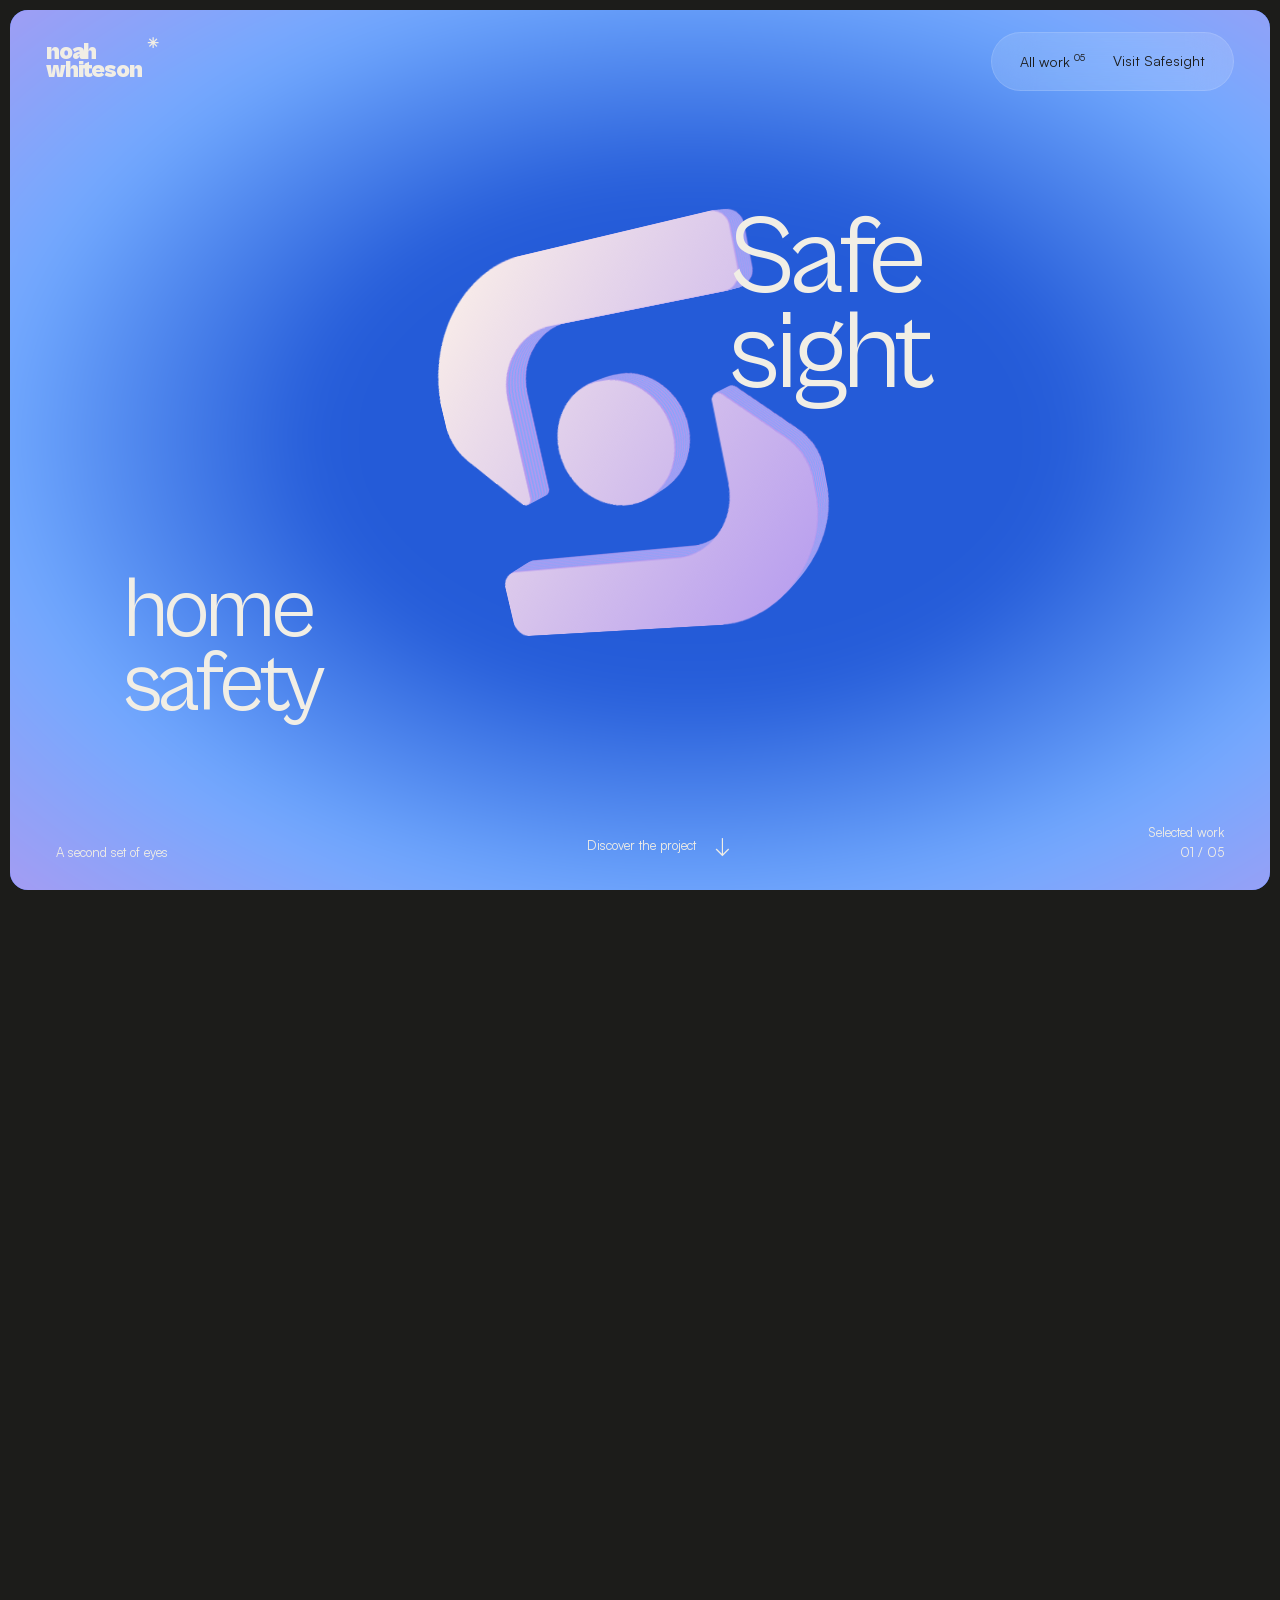
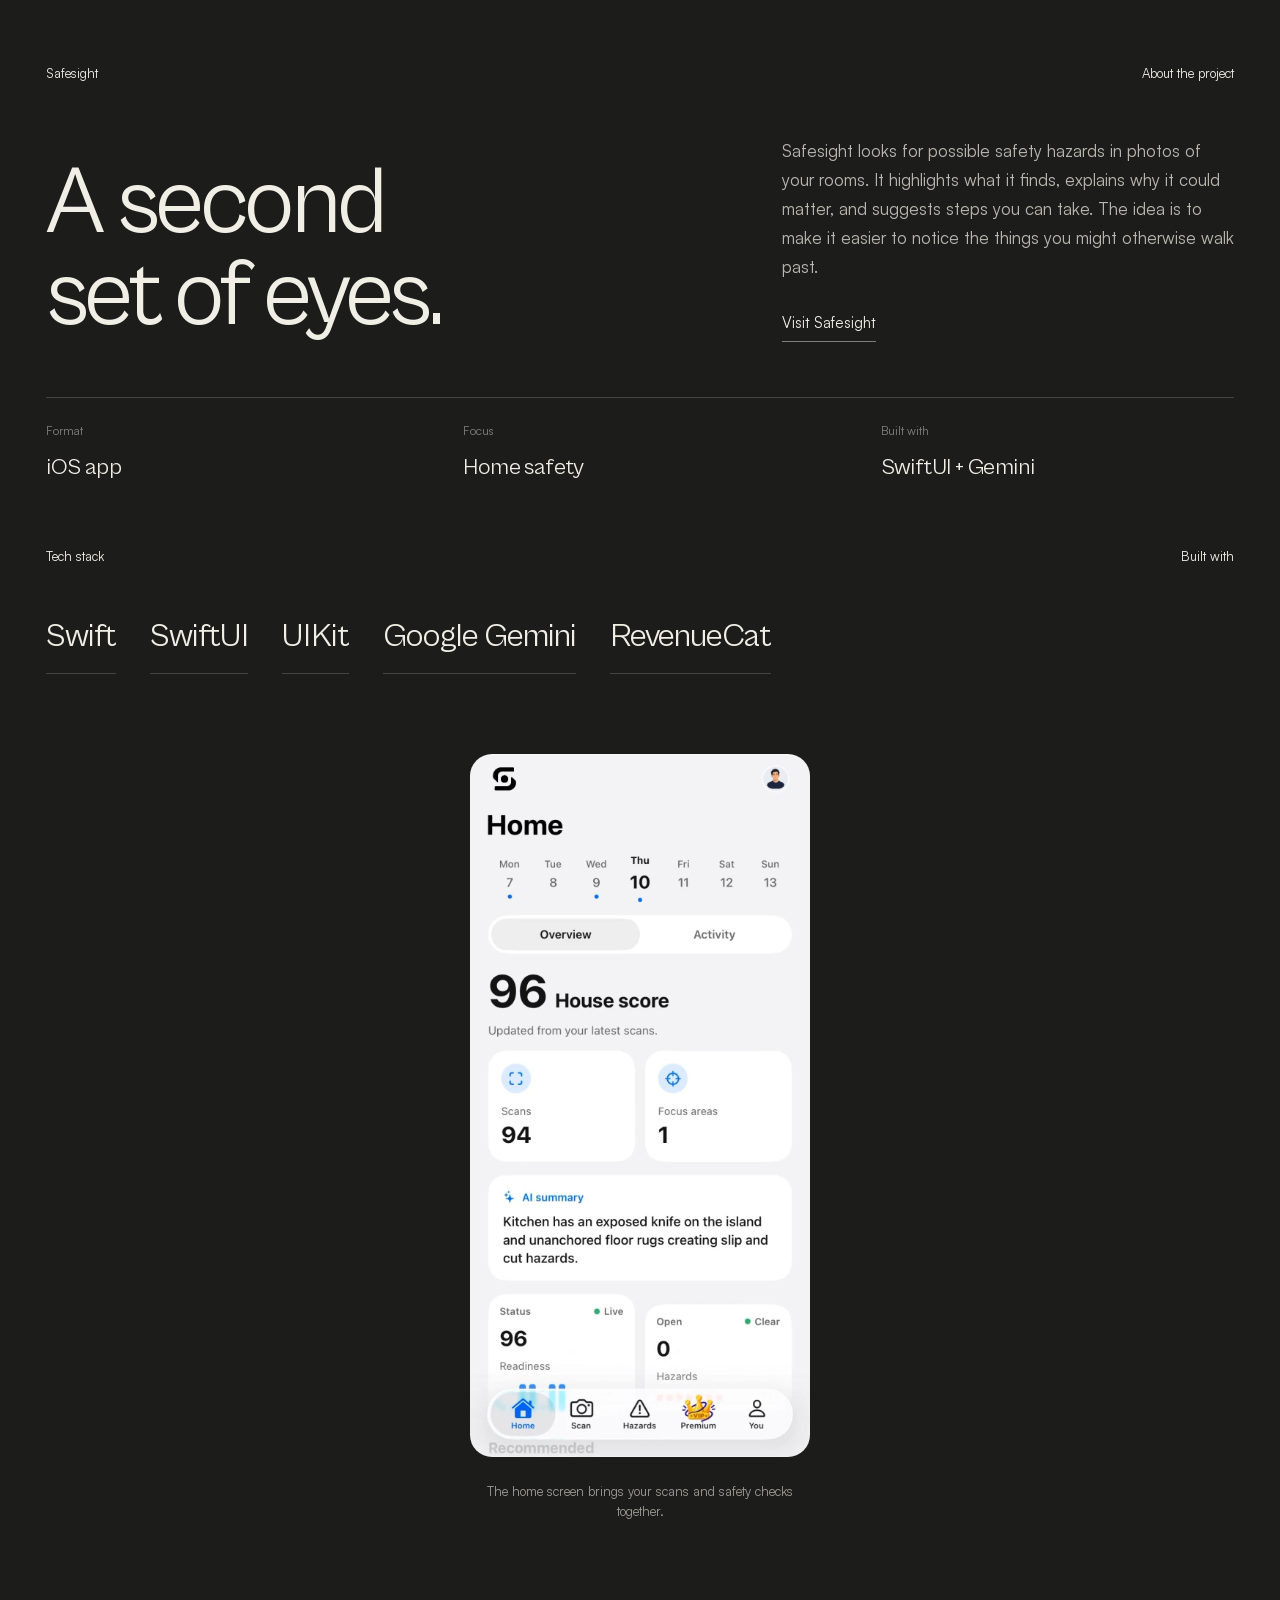
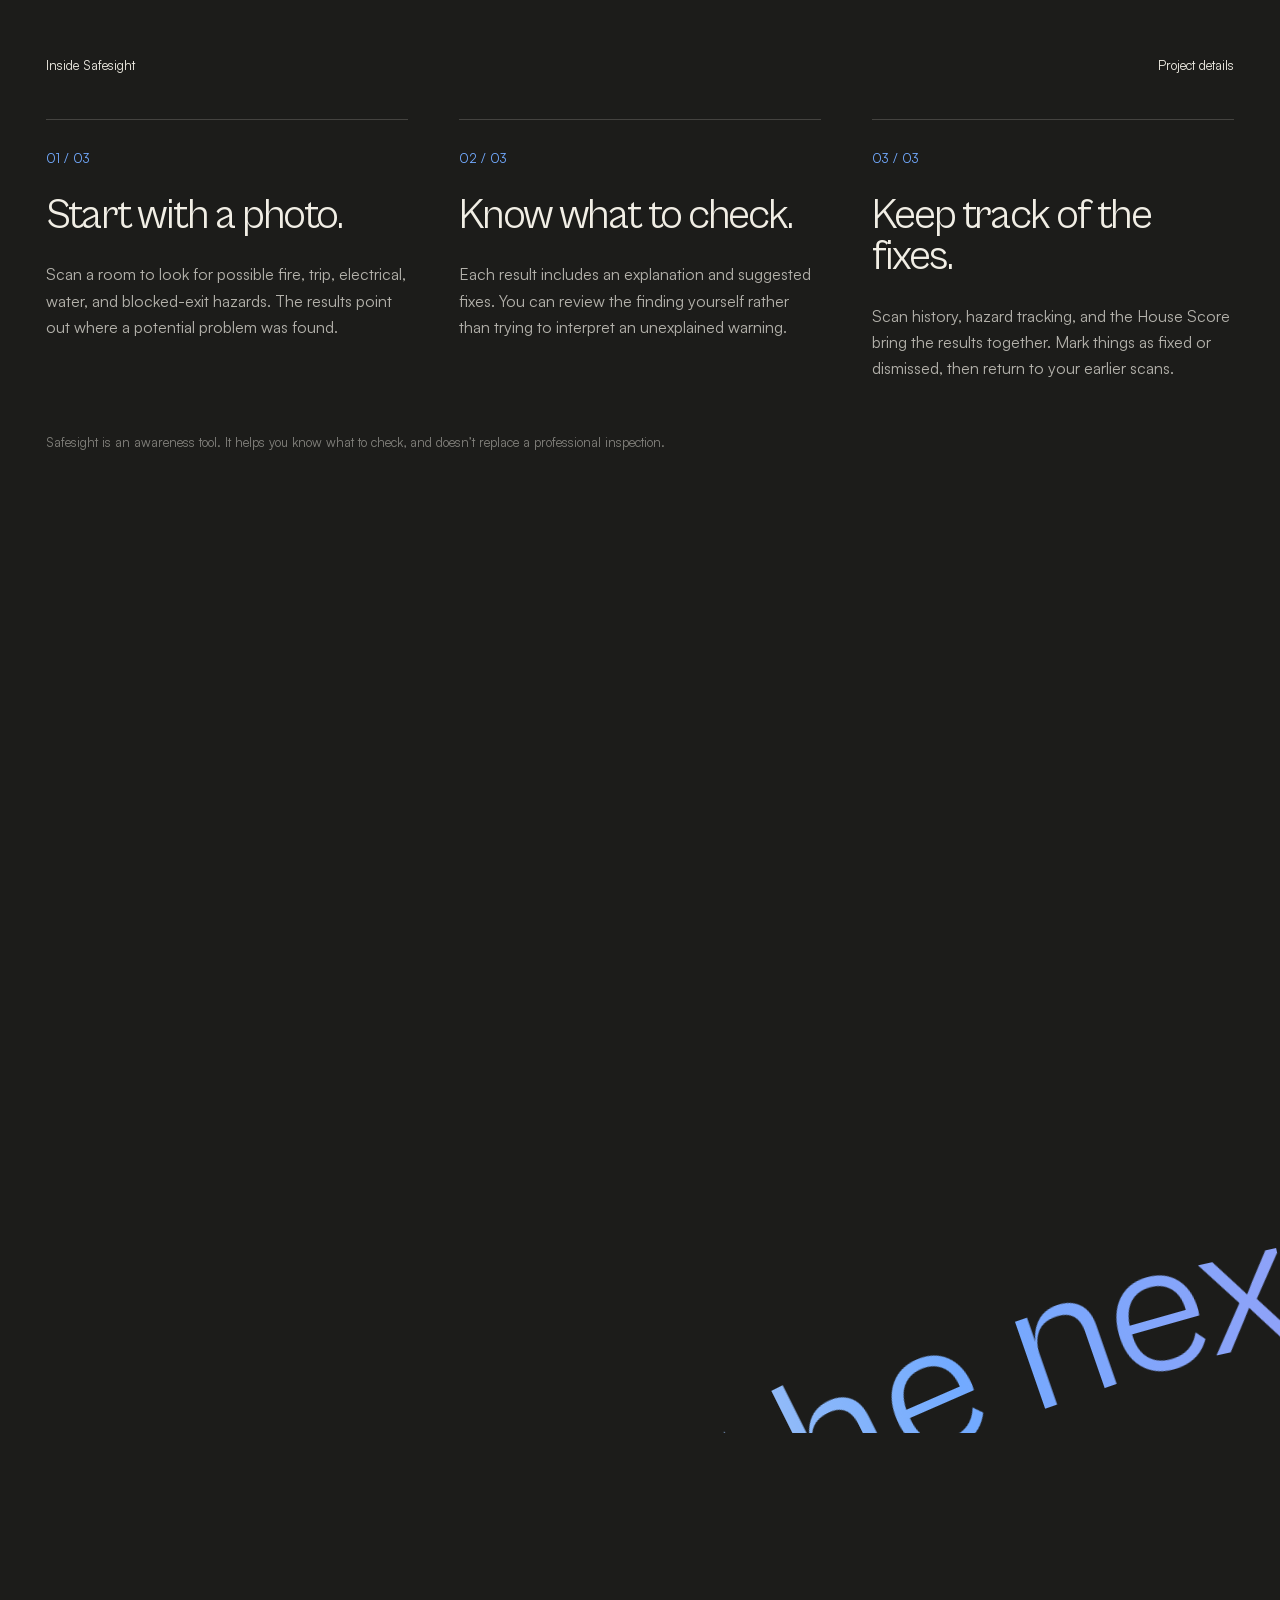
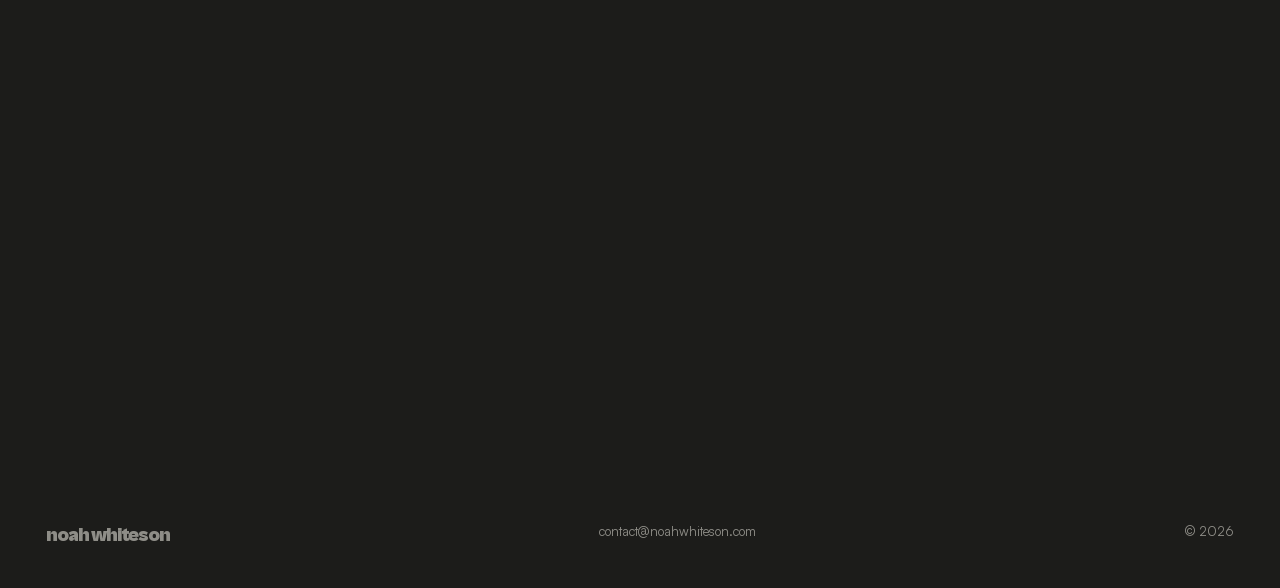
<file: projects/safesight/index.html>
<!doctype html><html lang="en"><head><meta charset="utf-8"><meta name="viewport" content="width=device-width,initial-scale=1"><title>Safesight — Noah Whiteson</title><meta name="description" content="A closer look at Safesight, Noah Whiteson’s home-safety app."><meta name="theme-color" content="#245bd8"><link rel="icon" href="../../assets/safesight-card-logo.png"><link rel="preload" href="../../assets/cabinet-400.woff2" as="font" type="font/woff2" crossorigin><link rel="preload" href="../../assets/cabinet-900.woff2" as="font" type="font/woff2" crossorigin><link rel="stylesheet" href="../../project.css?v=7"></head>
<body data-project="safesight" style="--hero-a:#245bd8;--hero-b:#72aaff;--hero-c:#b398ef;--mark:url('../../assets/safesight-card-logo.png');--mask-mode:alpha"><a class="skip" href="#overview">Skip to project details</a><header class="header"><a class="wordmark" href="../../" aria-label="Noah Whiteson, back to portfolio">noah<br>whiteson<span>✳</span></a><nav class="nav-pill" aria-label="Project navigation"><a href="../../#work">All work <sup>05</sup></a><a href="https://www.safesight.app/" target="_blank" rel="noopener noreferrer">Visit Safesight</a></nav></header>
<main><section class="case-hero" aria-labelledby="project-title"><div class="hero-frame"><div class="color-field" aria-hidden="true"></div><h1 class="hero-title" id="project-title"><span>Safe</span><span>sight</span></h1><p class="hero-role">home<br>safety</p><div class="sculpture-space" aria-hidden="true"><div class="project-sculpture"><span class="logo-layer" style="--layer:20"></span><span class="logo-layer" style="--layer:19"></span><span class="logo-layer" style="--layer:18"></span><span class="logo-layer" style="--layer:17"></span><span class="logo-layer" style="--layer:16"></span><span class="logo-layer" style="--layer:15"></span><span class="logo-layer" style="--layer:14"></span><span class="logo-layer" style="--layer:13"></span><span class="logo-layer" style="--layer:12"></span><span class="logo-layer" style="--layer:11"></span><span class="logo-layer" style="--layer:10"></span><span class="logo-layer" style="--layer:9"></span><span class="logo-layer" style="--layer:8"></span><span class="logo-layer" style="--layer:7"></span><span class="logo-layer" style="--layer:6"></span><span class="logo-layer" style="--layer:5"></span><span class="logo-layer" style="--layer:4"></span><span class="logo-layer" style="--layer:3"></span><span class="logo-layer" style="--layer:2"></span><span class="logo-layer" style="--layer:1"></span><span class="logo-face"></span></div></div><div class="hero-bottom"><span>A second set of eyes</span><a href="#overview">Discover the project <span aria-hidden="true">↓</span></a><span>Selected work<br>01 / 05</span></div></div></section>
<section class="project-intro" id="overview"><div class="section-label"><span>Safesight</span><span>About the project</span></div><div class="intro-grid"><h2 class="intro-title"><span>A second</span><span>set of eyes.</span></h2><div class="intro-copy"><p>Safesight looks for possible safety hazards in photos of your rooms. It highlights what it finds, explains why it could matter, and suggests steps you can take. The idea is to make it easier to notice the things you might otherwise walk past.</p><a class="live-link" href="https://www.safesight.app/" target="_blank" rel="noopener noreferrer">Visit Safesight</a></div></div><dl class="project-facts"><div><dt>Format</dt><dd>iOS app</dd></div><div><dt>Focus</dt><dd>Home safety</dd></div><div><dt>Built with</dt><dd>SwiftUI + Gemini</dd></div></dl></section>
<section class="project-stack" aria-labelledby="stack-title"><div class="section-label"><h2 id="stack-title">Tech stack</h2><span>Built with</span></div><ul class="stack-list"><li>Swift</li><li>SwiftUI</li><li>UIKit</li><li>Google Gemini</li><li>RevenueCat</li></ul></section>
<section class="project-preview" aria-label="Safesight interface"><figure class="product-visual phone-preview"><div class="product-window" style="--ratio:464/960;--image-width:100.00000%;--image-x:0.00000%;--image-y:0.00000%"><img src="../../assets/safesight-screen.webp" alt="Safesight app home screen with House Score, scan history and hazard summary" width="464" height="960" loading="lazy"></div><figcaption>The home screen brings your scans and safety checks together.</figcaption></figure></section>
<section class="project-story" aria-labelledby="story-title"><div class="section-label"><h2 id="story-title">Inside Safesight</h2><span>Project details</span></div><div class="story-grid"><article class="feature-chapter"><span class="feature-number">01 / 03</span><h3>Start with a photo.</h3><p>Scan a room to look for possible fire, trip, electrical, water, and blocked-exit hazards. The results point out where a potential problem was found.</p></article><article class="feature-chapter"><span class="feature-number">02 / 03</span><h3>Know what to check.</h3><p>Each result includes an explanation and suggested fixes. You can review the finding yourself rather than trying to interpret an unexplained warning.</p></article><article class="feature-chapter"><span class="feature-number">03 / 03</span><h3>Keep track of the fixes.</h3><p>Scan history, hazard tracking, and the House Score bring the results together. Mark things as fixed or dismissed, then return to your earlier scans.</p></article></div><p class="project-note">Safesight is an awareness tool. It helps you know what to check, and doesn’t replace a professional inspection.</p></section>
<section class="next-track" aria-labelledby="next-heading"><div class="next-pin"><h2 class="sr-only" id="next-heading">On to the next one. Explore Undersphere.</h2><p class="wave-type" aria-hidden="true"><span class="wave-char">O</span><span class="wave-char">n</span><span class="wave-char"> </span><span class="wave-char">t</span><span class="wave-char">o</span><span class="wave-char"> </span><span class="wave-char">t</span><span class="wave-char">h</span><span class="wave-char">e</span><span class="wave-char"> </span><span class="wave-char">n</span><span class="wave-char">e</span><span class="wave-char">x</span><span class="wave-char">t</span><span class="wave-char"> </span><span class="wave-char">o</span><span class="wave-char">n</span><span class="wave-char">e</span><span class="static-dot">.</span></p><span class="wave-seed" aria-hidden="true"></span><a class="next-project" href="../undersphere/" style="--next-a:#14795b;--next-b:#73b68e;--next-c:#bacd7d;--next-mark:url('../../assets/undersphere-card-logo.png');--next-mask:alpha"><div class="next-color"></div><span class="next-label">Next project / 02 of 05</span><span class="next-mark" aria-hidden="true"></span><span class="next-name">Undersphere</span><span class="next-bottom">Keep exploring</span></a></div></section></main>
<footer class="project-footer"><a href="../../">noah whiteson</a><a href="mailto:contact@noahwhiteson.com">contact@noahwhiteson.com</a><span>© 2026</span></footer><script src="../../project.js?v=7"></script></body></html>
</file>
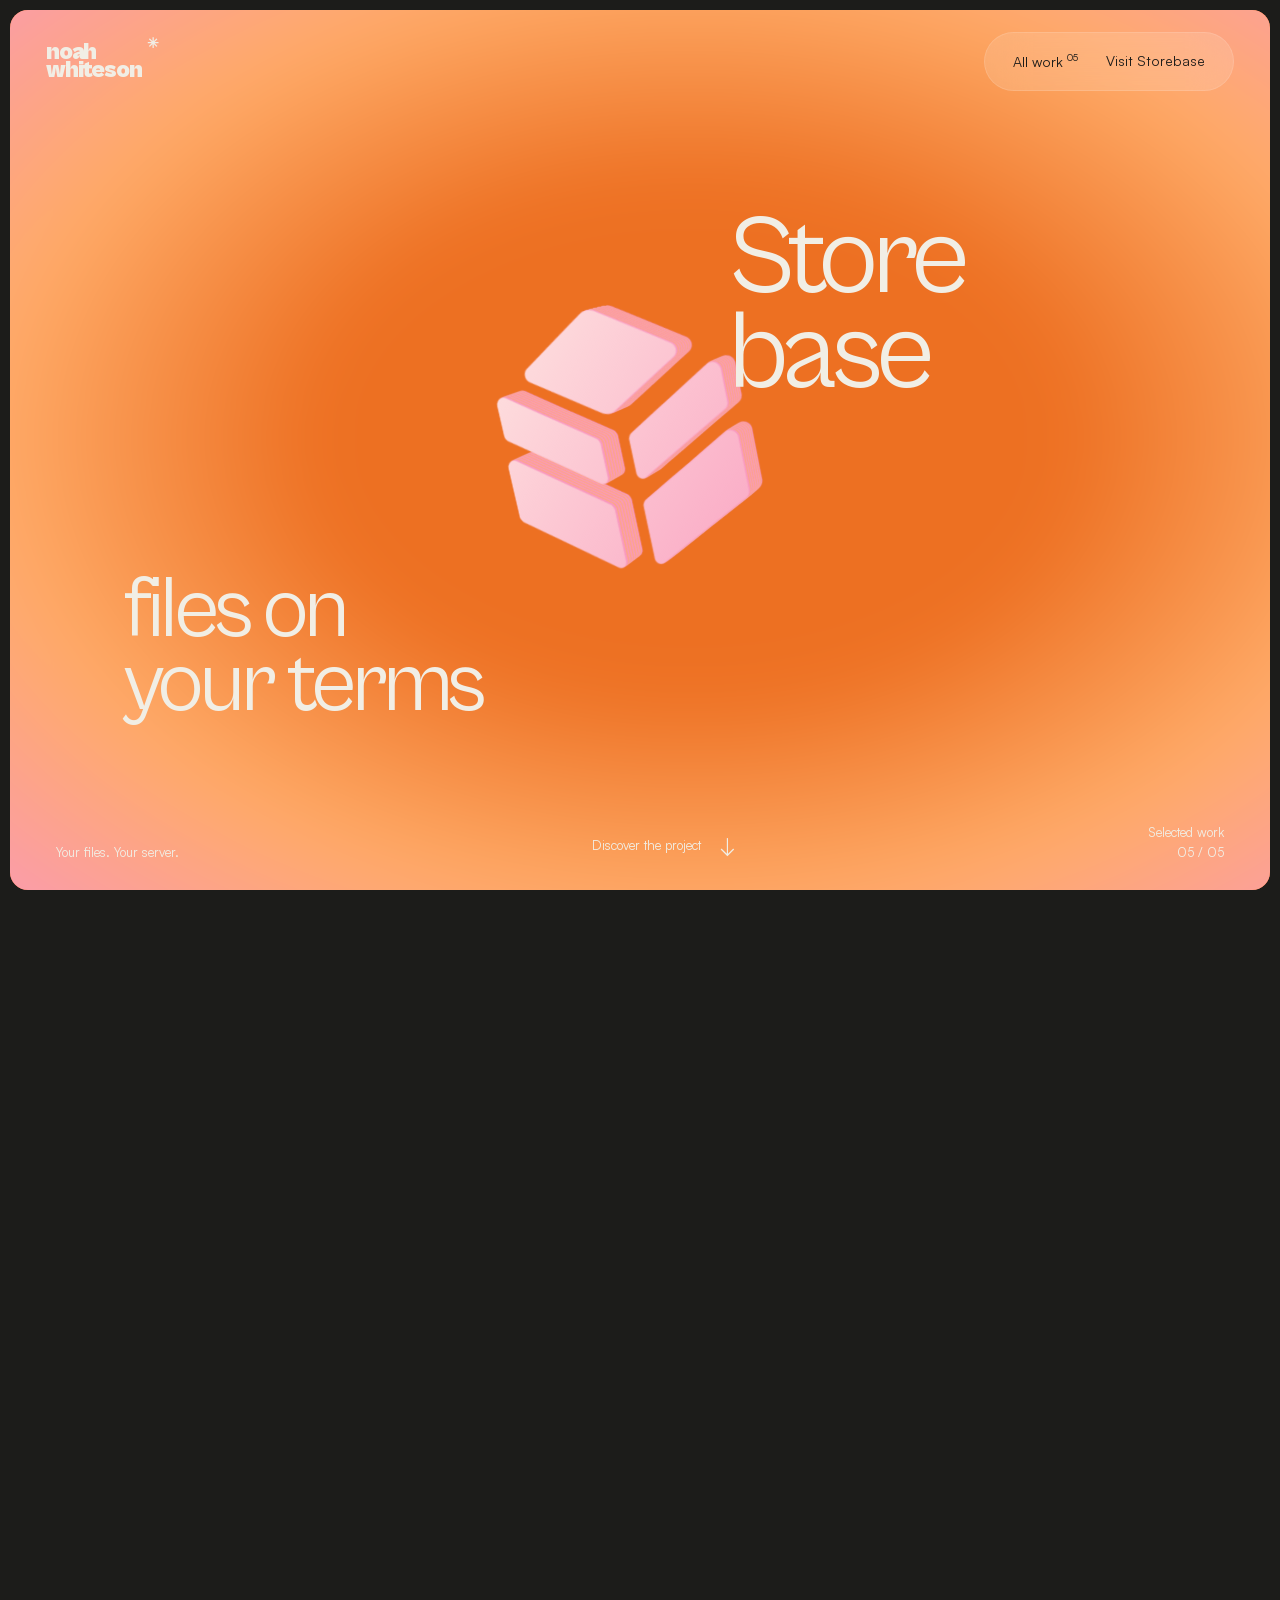
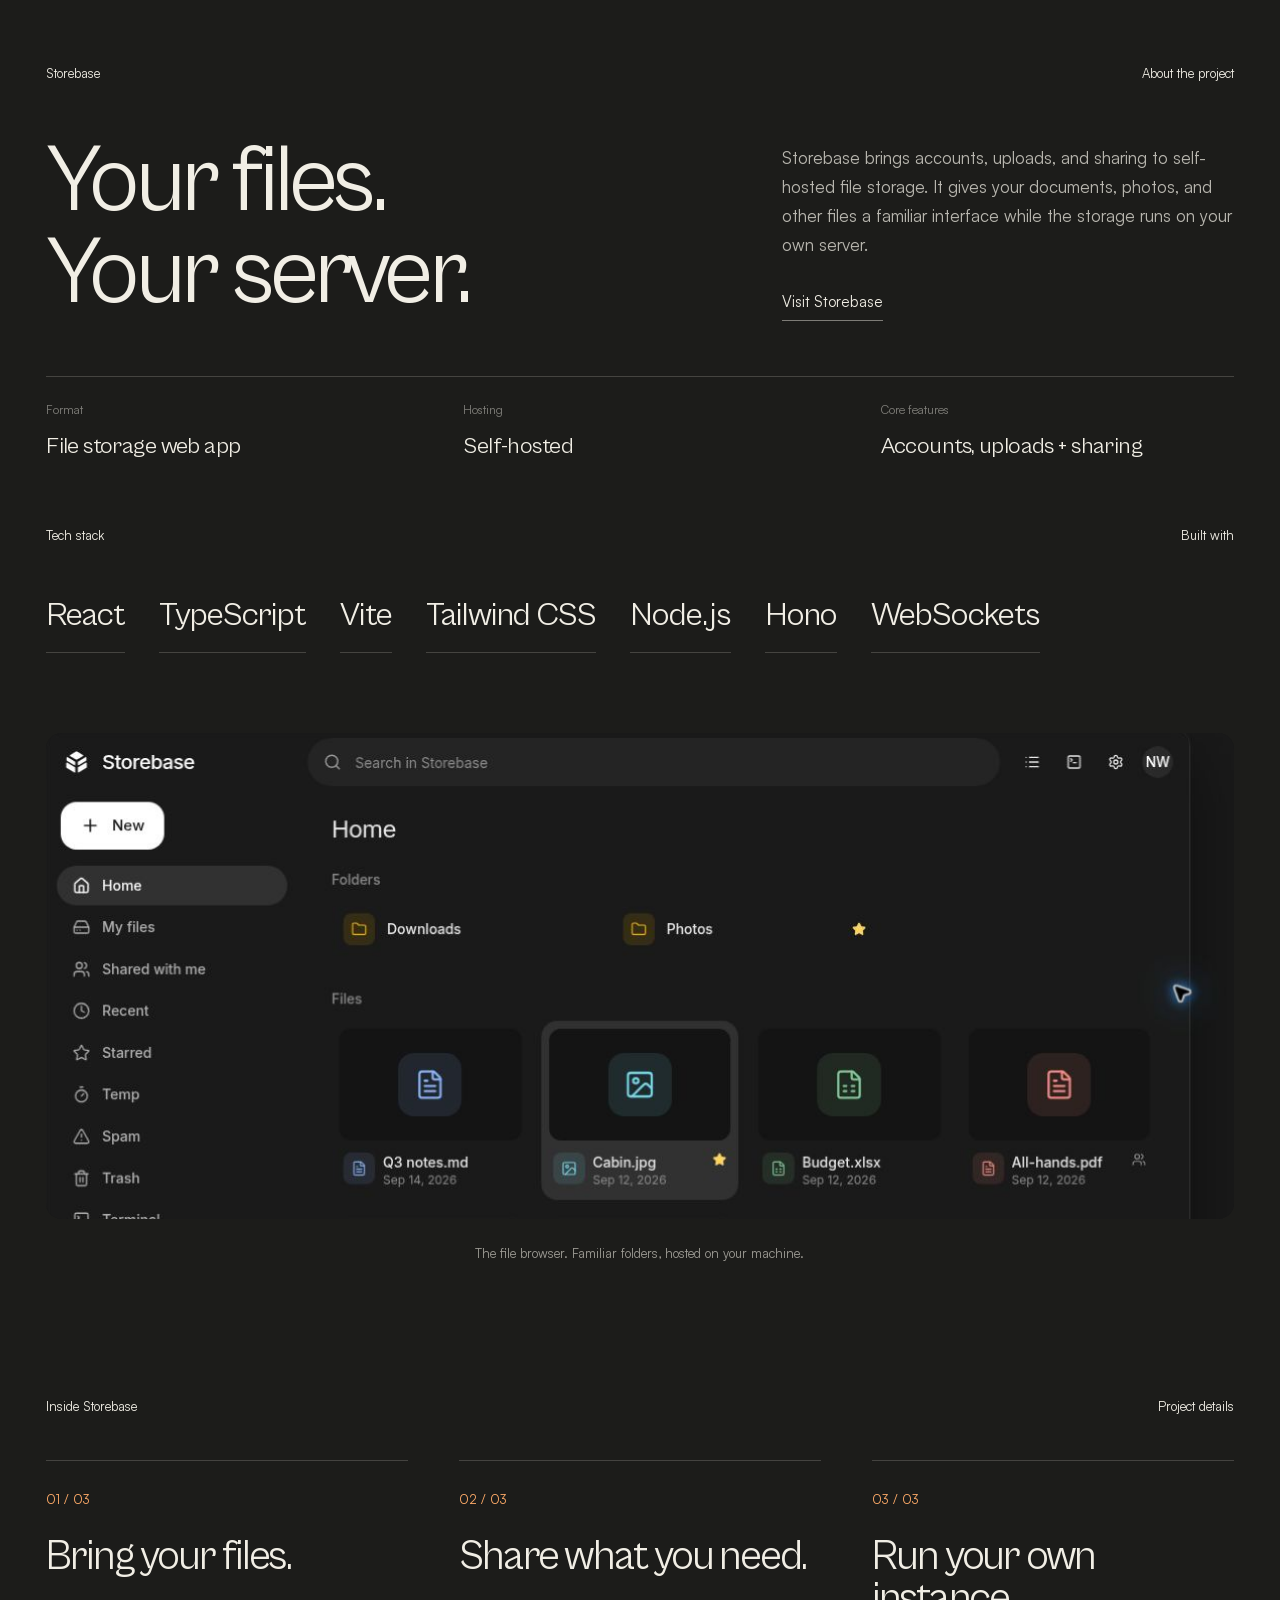
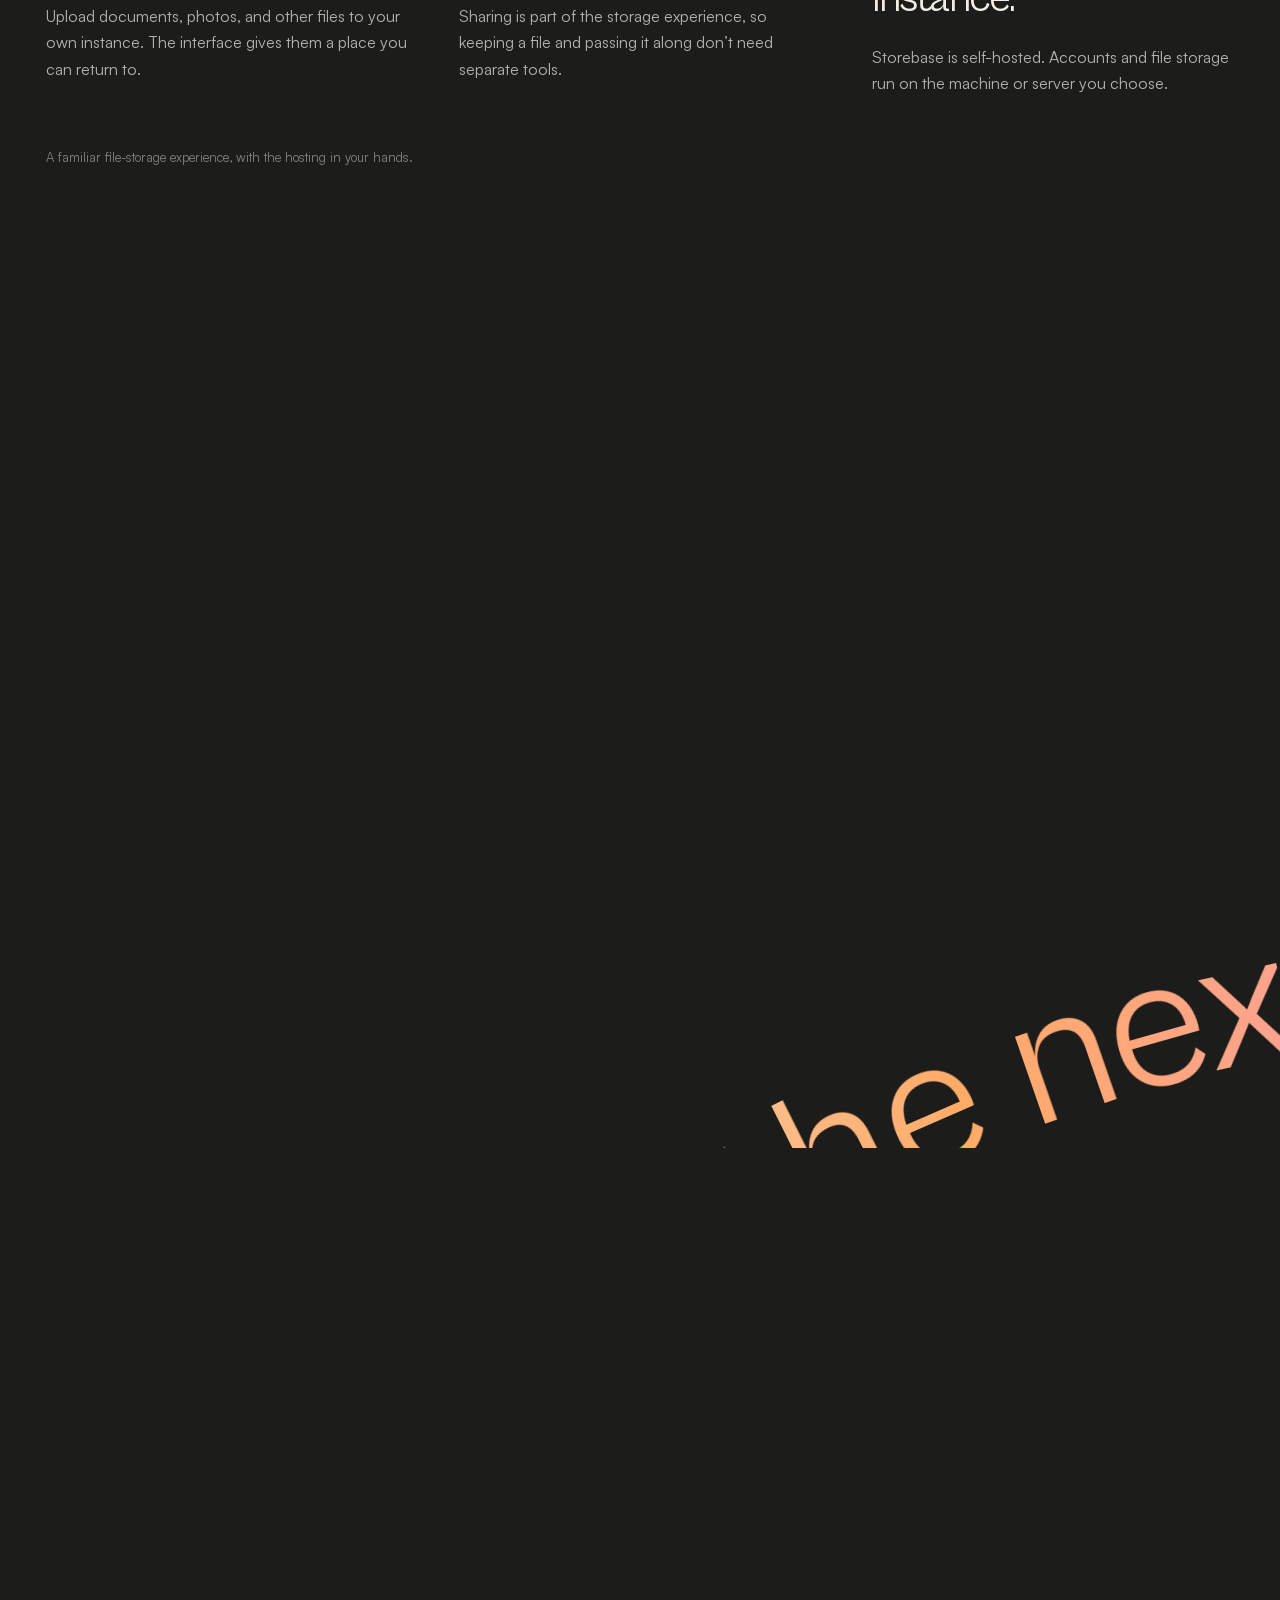
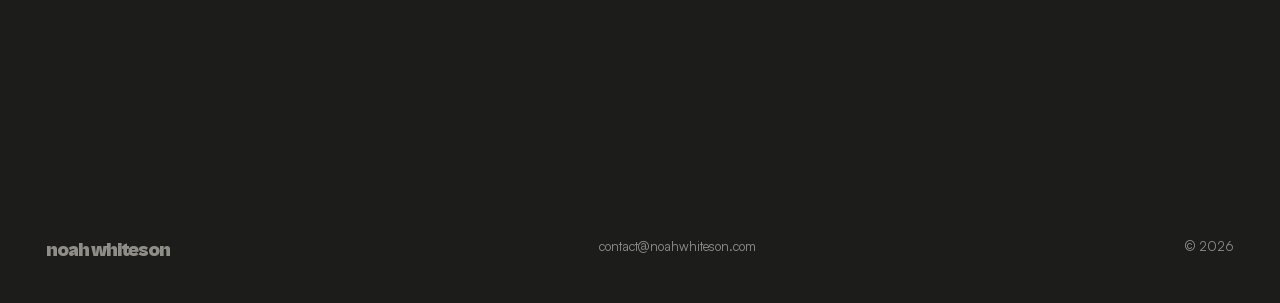
<file: projects/storebase/index.html>
<!doctype html><html lang="en"><head><meta charset="utf-8"><meta name="viewport" content="width=device-width,initial-scale=1"><title>Storebase — Noah Whiteson</title><meta name="description" content="A closer look at Storebase, Noah Whiteson’s self-hosted file storage project."><meta name="theme-color" content="#ed7022"><link rel="icon" href="../../assets/storebase-card-logo.png"><link rel="preload" href="../../assets/cabinet-400.woff2" as="font" type="font/woff2" crossorigin><link rel="preload" href="../../assets/cabinet-900.woff2" as="font" type="font/woff2" crossorigin><link rel="stylesheet" href="../../project.css?v=7"></head>
<body data-project="storebase" style="--hero-a:#ed7022;--hero-b:#ffab68;--hero-c:#f998bd;--mark:url('../../assets/storebase-card-logo.png');--mask-mode:alpha"><a class="skip" href="#overview">Skip to project details</a><header class="header"><a class="wordmark" href="../../" aria-label="Noah Whiteson, back to portfolio">noah<br>whiteson<span>✳</span></a><nav class="nav-pill" aria-label="Project navigation"><a href="../../#work">All work <sup>05</sup></a><a href="https://storebase.noahwhiteson.com/" target="_blank" rel="noopener noreferrer">Visit Storebase</a></nav></header>
<main><section class="case-hero" aria-labelledby="project-title"><div class="hero-frame"><div class="color-field" aria-hidden="true"></div><h1 class="hero-title" id="project-title"><span>Store</span><span>base</span></h1><p class="hero-role">files on<br>your terms</p><div class="sculpture-space" aria-hidden="true"><div class="project-sculpture"><span class="logo-layer" style="--layer:20"></span><span class="logo-layer" style="--layer:19"></span><span class="logo-layer" style="--layer:18"></span><span class="logo-layer" style="--layer:17"></span><span class="logo-layer" style="--layer:16"></span><span class="logo-layer" style="--layer:15"></span><span class="logo-layer" style="--layer:14"></span><span class="logo-layer" style="--layer:13"></span><span class="logo-layer" style="--layer:12"></span><span class="logo-layer" style="--layer:11"></span><span class="logo-layer" style="--layer:10"></span><span class="logo-layer" style="--layer:9"></span><span class="logo-layer" style="--layer:8"></span><span class="logo-layer" style="--layer:7"></span><span class="logo-layer" style="--layer:6"></span><span class="logo-layer" style="--layer:5"></span><span class="logo-layer" style="--layer:4"></span><span class="logo-layer" style="--layer:3"></span><span class="logo-layer" style="--layer:2"></span><span class="logo-layer" style="--layer:1"></span><span class="logo-face"></span></div></div><div class="hero-bottom"><span>Your files. Your server.</span><a href="#overview">Discover the project <span aria-hidden="true">↓</span></a><span>Selected work<br>05 / 05</span></div></div></section>
<section class="project-intro" id="overview"><div class="section-label"><span>Storebase</span><span>About the project</span></div><div class="intro-grid"><h2 class="intro-title"><span>Your files.</span><span>Your server.</span></h2><div class="intro-copy"><p>Storebase brings accounts, uploads, and sharing to self-hosted file storage. It gives your documents, photos, and other files a familiar interface while the storage runs on your own server.</p><a class="live-link" href="https://storebase.noahwhiteson.com/" target="_blank" rel="noopener noreferrer">Visit Storebase</a></div></div><dl class="project-facts"><div><dt>Format</dt><dd>File storage web app</dd></div><div><dt>Hosting</dt><dd>Self-hosted</dd></div><div><dt>Core features</dt><dd>Accounts, uploads + sharing</dd></div></dl></section>
<section class="project-stack" aria-labelledby="stack-title"><div class="section-label"><h2 id="stack-title">Tech stack</h2><span>Built with</span></div><ul class="stack-list"><li>React</li><li>TypeScript</li><li>Vite</li><li>Tailwind CSS</li><li>Node.js</li><li>Hono</li><li>WebSockets</li></ul></section>
<section class="project-preview" aria-label="Storebase interface"><figure class="product-visual web-preview"><div class="product-window" style="--ratio:1180/483;--image-width:114.23729%;--image-x:-8.38983%;--image-y:-90.06211%"><img src="../../assets/storebase-site.jpg" alt="Storebase file browser with folders, files, search and navigation" width="1348" height="926" loading="lazy"></div><figcaption>The file browser. Familiar folders, hosted on your machine.</figcaption></figure></section>
<section class="project-story" aria-labelledby="story-title"><div class="section-label"><h2 id="story-title">Inside Storebase</h2><span>Project details</span></div><div class="story-grid"><article class="feature-chapter"><span class="feature-number">01 / 03</span><h3>Bring your files.</h3><p>Upload documents, photos, and other files to your own instance. The interface gives them a place you can return to.</p></article><article class="feature-chapter"><span class="feature-number">02 / 03</span><h3>Share what you need.</h3><p>Sharing is part of the storage experience, so keeping a file and passing it along don’t need separate tools.</p></article><article class="feature-chapter"><span class="feature-number">03 / 03</span><h3>Run your own instance.</h3><p>Storebase is self-hosted. Accounts and file storage run on the machine or server you choose.</p></article></div><p class="project-note">A familiar file-storage experience, with the hosting in your hands.</p></section>
<section class="next-track" aria-labelledby="next-heading"><div class="next-pin"><h2 class="sr-only" id="next-heading">On to the next one. Explore Safesight.</h2><p class="wave-type" aria-hidden="true"><span class="wave-char">O</span><span class="wave-char">n</span><span class="wave-char"> </span><span class="wave-char">t</span><span class="wave-char">o</span><span class="wave-char"> </span><span class="wave-char">t</span><span class="wave-char">h</span><span class="wave-char">e</span><span class="wave-char"> </span><span class="wave-char">n</span><span class="wave-char">e</span><span class="wave-char">x</span><span class="wave-char">t</span><span class="wave-char"> </span><span class="wave-char">o</span><span class="wave-char">n</span><span class="wave-char">e</span><span class="static-dot">.</span></p><span class="wave-seed" aria-hidden="true"></span><a class="next-project" href="../safesight/" style="--next-a:#245bd8;--next-b:#72aaff;--next-c:#b398ef;--next-mark:url('../../assets/safesight-card-logo.png');--next-mask:alpha"><div class="next-color"></div><span class="next-label">Next project / 01 of 05</span><span class="next-mark" aria-hidden="true"></span><span class="next-name">Safesight</span><span class="next-bottom">Keep exploring</span></a></div></section></main>
<footer class="project-footer"><a href="../../">noah whiteson</a><a href="mailto:contact@noahwhiteson.com">contact@noahwhiteson.com</a><span>© 2026</span></footer><script src="../../project.js?v=7"></script></body></html>
</file>
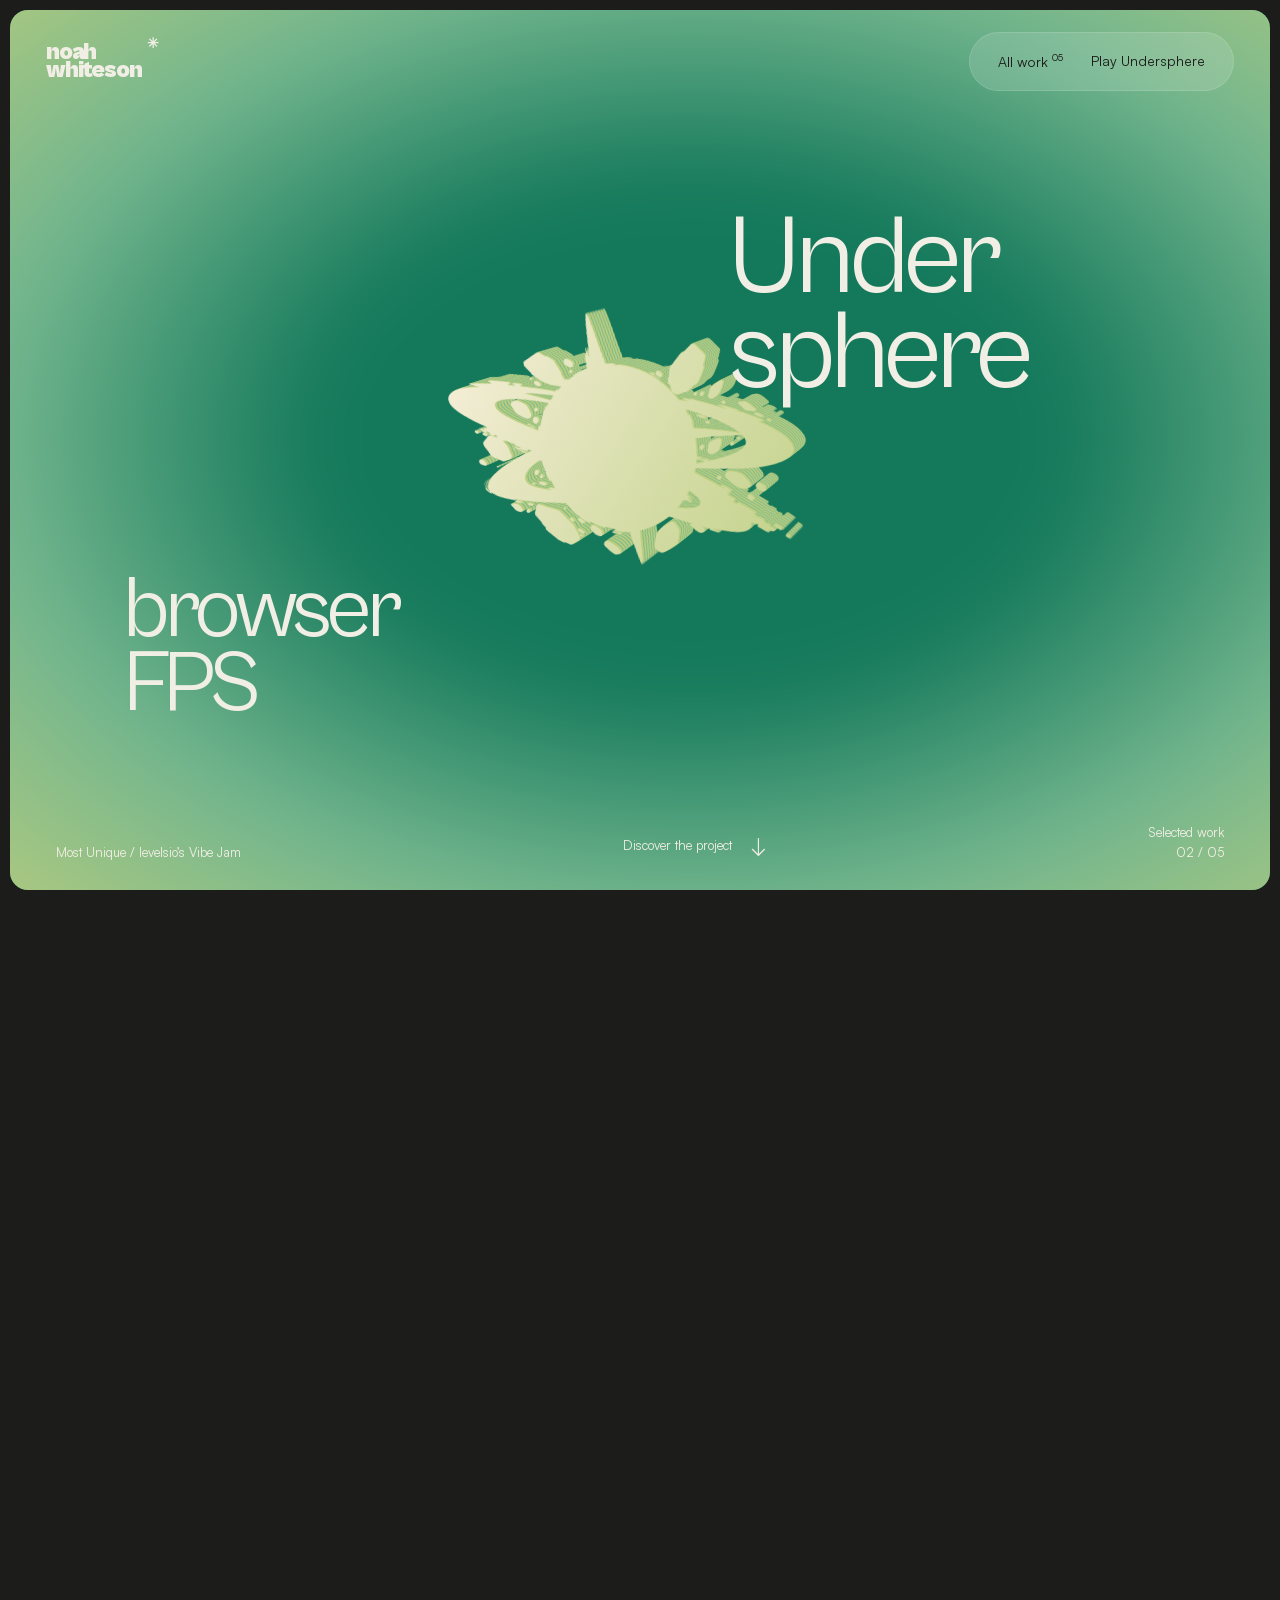
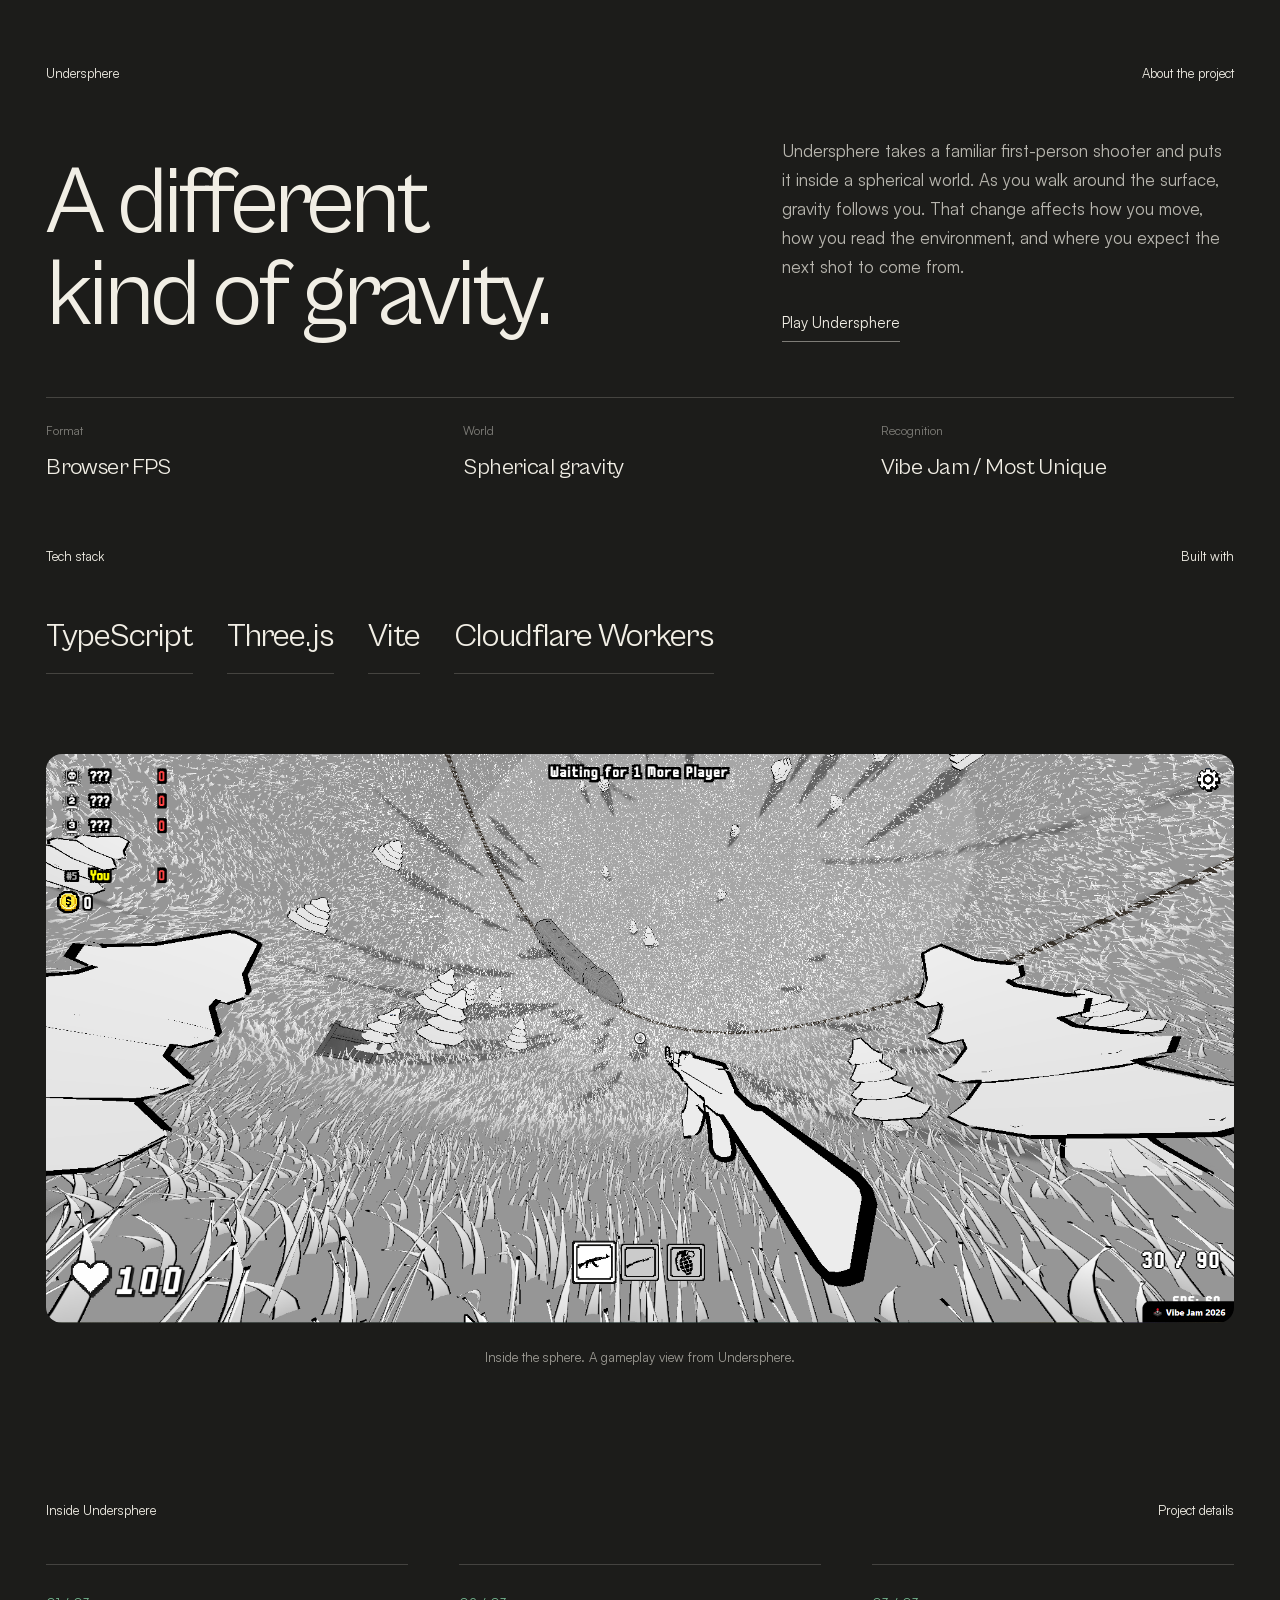
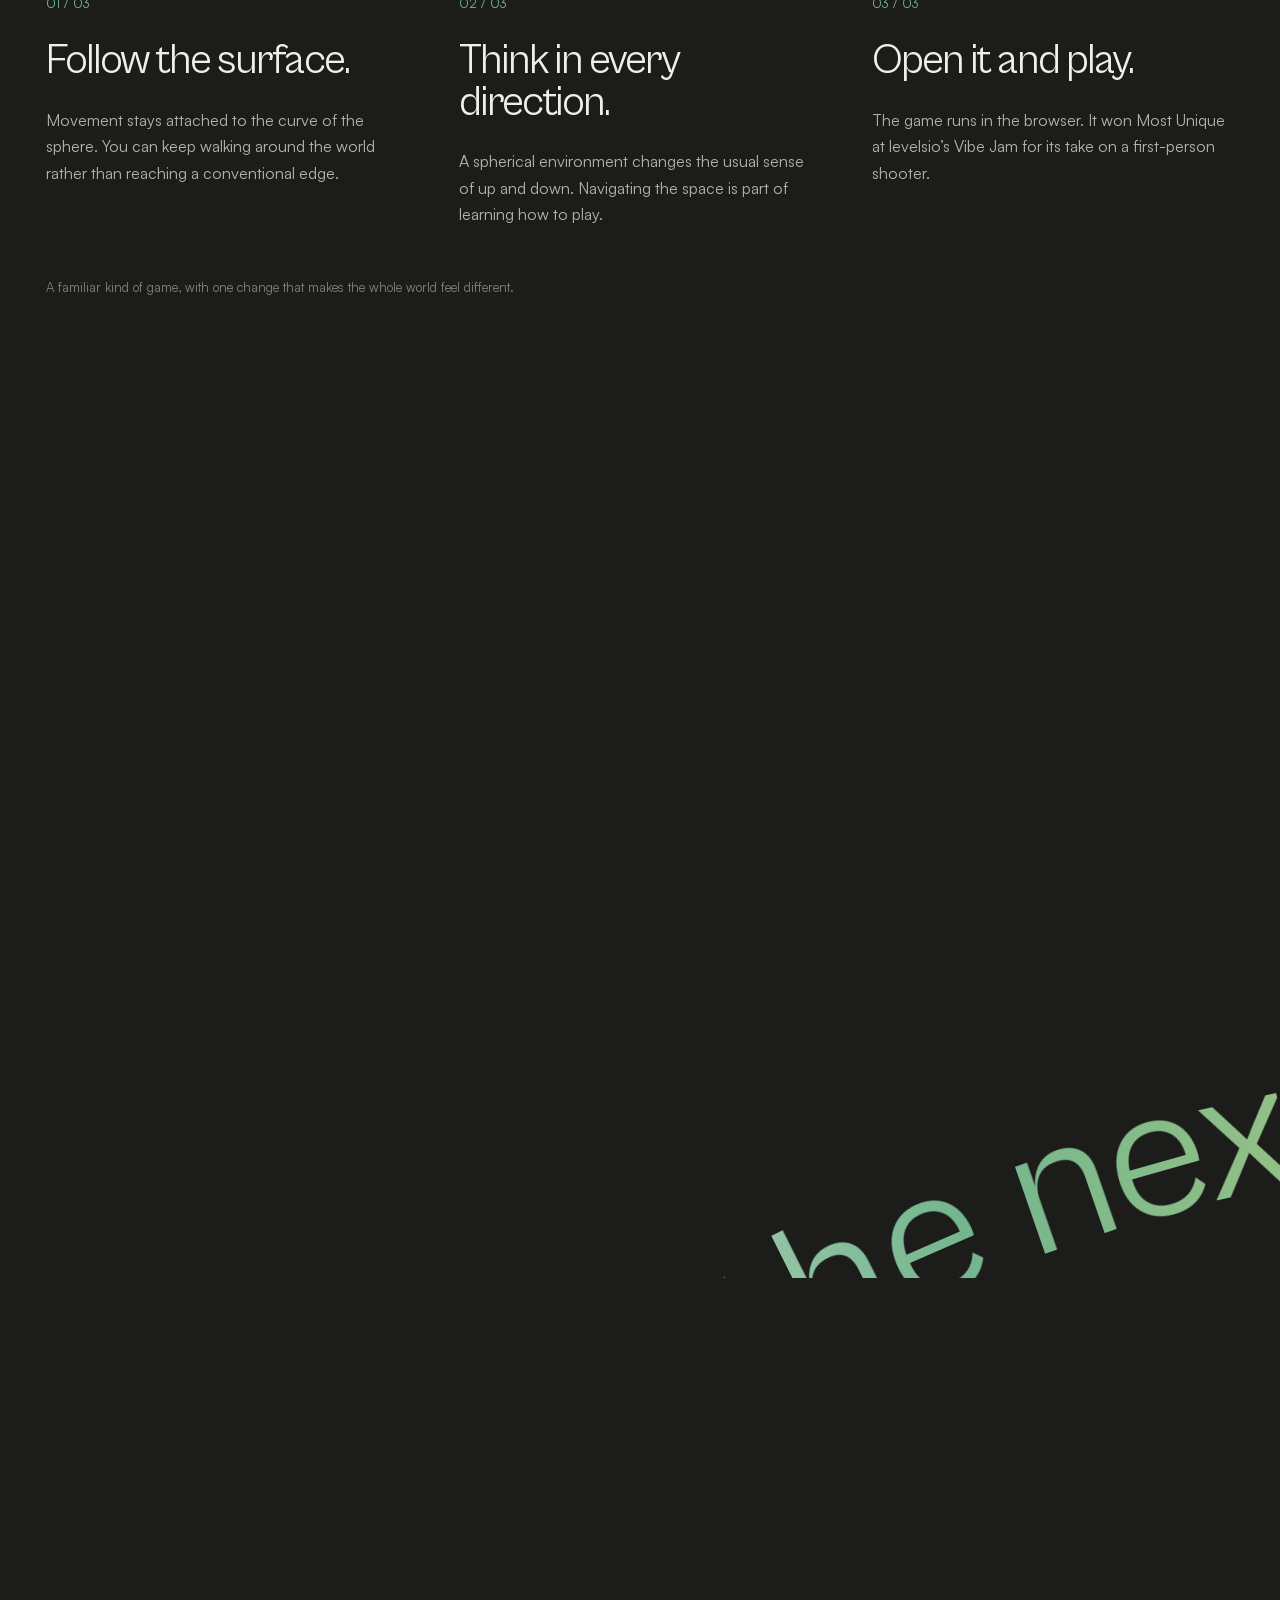
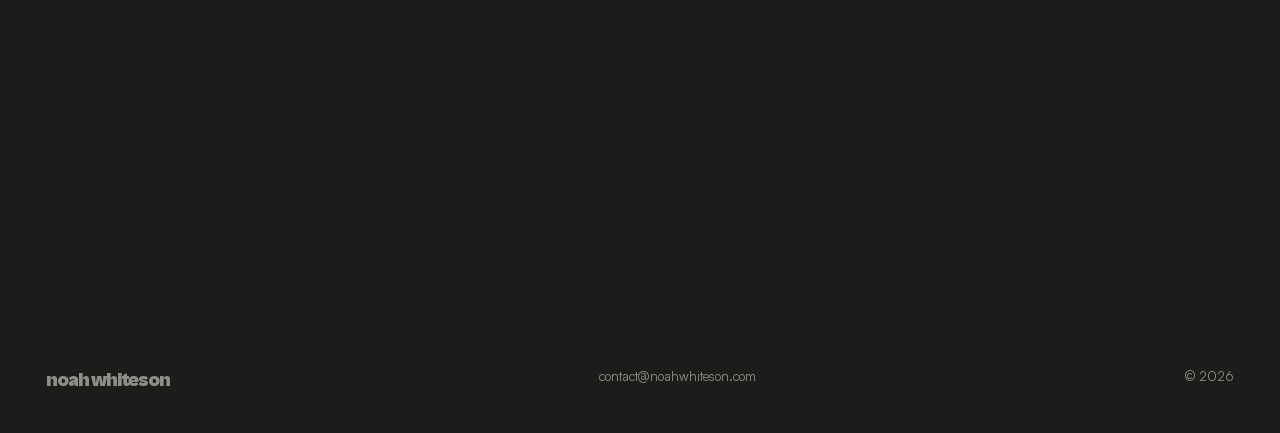
<file: projects/undersphere/index.html>
<!doctype html><html lang="en"><head><meta charset="utf-8"><meta name="viewport" content="width=device-width,initial-scale=1"><title>Undersphere — Noah Whiteson</title><meta name="description" content="Explore Undersphere, Noah Whiteson’s spherical browser FPS and Most Unique winner at levelsio’s Vibe Jam."><meta name="theme-color" content="#14795b"><link rel="icon" href="../../assets/undersphere-card-logo.png"><link rel="preload" href="../../assets/cabinet-400.woff2" as="font" type="font/woff2" crossorigin><link rel="preload" href="../../assets/cabinet-900.woff2" as="font" type="font/woff2" crossorigin><link rel="stylesheet" href="../../project.css?v=7"></head>
<body data-project="undersphere" style="--hero-a:#14795b;--hero-b:#73b68e;--hero-c:#bacd7d;--mark:url('../../assets/undersphere-card-logo.png');--mask-mode:alpha"><a class="skip" href="#overview">Skip to project details</a><header class="header"><a class="wordmark" href="../../" aria-label="Noah Whiteson, back to portfolio">noah<br>whiteson<span>✳</span></a><nav class="nav-pill" aria-label="Project navigation"><a href="../../#work">All work <sup>05</sup></a><a href="https://www.playundersphere.com/" target="_blank" rel="noopener noreferrer">Play Undersphere</a></nav></header>
<main><section class="case-hero" aria-labelledby="project-title"><div class="hero-frame"><div class="color-field" aria-hidden="true"></div><h1 class="hero-title" id="project-title"><span>Under</span><span>sphere</span></h1><p class="hero-role">browser<br>FPS</p><div class="sculpture-space" aria-hidden="true"><div class="project-sculpture"><span class="logo-layer" style="--layer:20"></span><span class="logo-layer" style="--layer:19"></span><span class="logo-layer" style="--layer:18"></span><span class="logo-layer" style="--layer:17"></span><span class="logo-layer" style="--layer:16"></span><span class="logo-layer" style="--layer:15"></span><span class="logo-layer" style="--layer:14"></span><span class="logo-layer" style="--layer:13"></span><span class="logo-layer" style="--layer:12"></span><span class="logo-layer" style="--layer:11"></span><span class="logo-layer" style="--layer:10"></span><span class="logo-layer" style="--layer:9"></span><span class="logo-layer" style="--layer:8"></span><span class="logo-layer" style="--layer:7"></span><span class="logo-layer" style="--layer:6"></span><span class="logo-layer" style="--layer:5"></span><span class="logo-layer" style="--layer:4"></span><span class="logo-layer" style="--layer:3"></span><span class="logo-layer" style="--layer:2"></span><span class="logo-layer" style="--layer:1"></span><span class="logo-face"></span></div></div><div class="hero-bottom"><span>Most Unique / levelsio’s Vibe Jam</span><a href="#overview">Discover the project <span aria-hidden="true">↓</span></a><span>Selected work<br>02 / 05</span></div></div></section>
<section class="project-intro" id="overview"><div class="section-label"><span>Undersphere</span><span>About the project</span></div><div class="intro-grid"><h2 class="intro-title"><span>A different</span><span>kind of gravity.</span></h2><div class="intro-copy"><p>Undersphere takes a familiar first-person shooter and puts it inside a spherical world. As you walk around the surface, gravity follows you. That change affects how you move, how you read the environment, and where you expect the next shot to come from.</p><a class="live-link" href="https://www.playundersphere.com/" target="_blank" rel="noopener noreferrer">Play Undersphere</a></div></div><dl class="project-facts"><div><dt>Format</dt><dd>Browser FPS</dd></div><div><dt>World</dt><dd>Spherical gravity</dd></div><div><dt>Recognition</dt><dd>Vibe Jam / Most Unique</dd></div></dl></section>
<section class="project-stack" aria-labelledby="stack-title"><div class="section-label"><h2 id="stack-title">Tech stack</h2><span>Built with</span></div><ul class="stack-list"><li>TypeScript</li><li>Three.js</li><li>Vite</li><li>Cloudflare Workers</li></ul></section>
<section class="project-preview" aria-label="Undersphere interface"><figure class="product-visual game-preview"><div class="product-window" style="--ratio:1920/919;--image-width:100.00000%;--image-x:0.00000%;--image-y:0.00000%"><img src="../../assets/undersphere.png" alt="Undersphere gameplay inside a spherical world, with weapons and player HUD" width="1920" height="919" loading="lazy"></div><figcaption>Inside the sphere. A gameplay view from Undersphere.</figcaption></figure></section>
<section class="project-story" aria-labelledby="story-title"><div class="section-label"><h2 id="story-title">Inside Undersphere</h2><span>Project details</span></div><div class="story-grid"><article class="feature-chapter"><span class="feature-number">01 / 03</span><h3>Follow the surface.</h3><p>Movement stays attached to the curve of the sphere. You can keep walking around the world rather than reaching a conventional edge.</p></article><article class="feature-chapter"><span class="feature-number">02 / 03</span><h3>Think in every direction.</h3><p>A spherical environment changes the usual sense of up and down. Navigating the space is part of learning how to play.</p></article><article class="feature-chapter"><span class="feature-number">03 / 03</span><h3>Open it and play.</h3><p>The game runs in the browser. It won Most Unique at levelsio’s Vibe Jam for its take on a first-person shooter.</p></article></div><p class="project-note">A familiar kind of game, with one change that makes the whole world feel different.</p></section>
<section class="next-track" aria-labelledby="next-heading"><div class="next-pin"><h2 class="sr-only" id="next-heading">On to the next one. Explore Volunteen.</h2><p class="wave-type" aria-hidden="true"><span class="wave-char">O</span><span class="wave-char">n</span><span class="wave-char"> </span><span class="wave-char">t</span><span class="wave-char">o</span><span class="wave-char"> </span><span class="wave-char">t</span><span class="wave-char">h</span><span class="wave-char">e</span><span class="wave-char"> </span><span class="wave-char">n</span><span class="wave-char">e</span><span class="wave-char">x</span><span class="wave-char">t</span><span class="wave-char"> </span><span class="wave-char">o</span><span class="wave-char">n</span><span class="wave-char">e</span><span class="static-dot">.</span></p><span class="wave-seed" aria-hidden="true"></span><a class="next-project" href="../volunteen/" style="--next-a:#7040e8;--next-b:#b585f7;--next-c:#ffa8c7;--next-mark:url('../../assets/volunteen-card-logo.png');--next-mask:alpha"><div class="next-color"></div><span class="next-label">Next project / 03 of 05</span><span class="next-mark" aria-hidden="true"></span><span class="next-name">Volunteen</span><span class="next-bottom">Keep exploring</span></a></div></section></main>
<footer class="project-footer"><a href="../../">noah whiteson</a><a href="mailto:contact@noahwhiteson.com">contact@noahwhiteson.com</a><span>© 2026</span></footer><script src="../../project.js?v=7"></script></body></html>
</file>
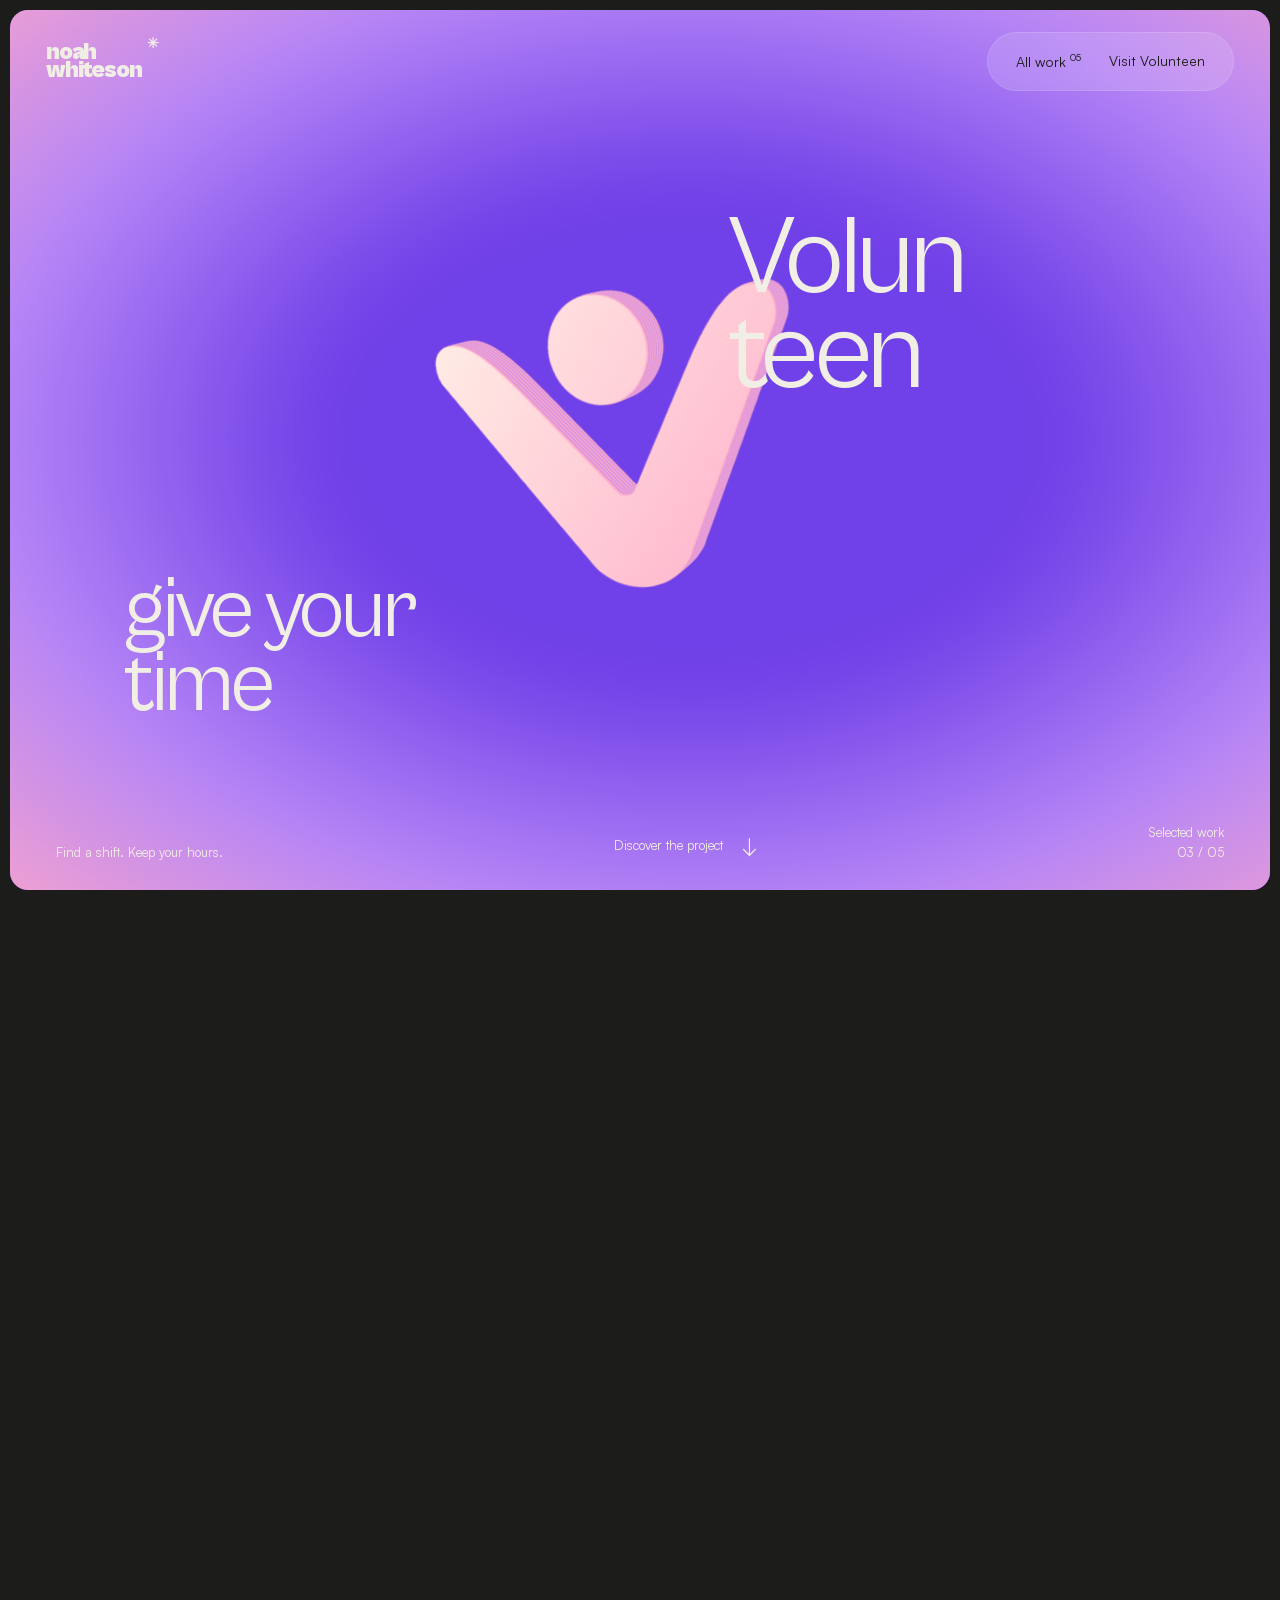
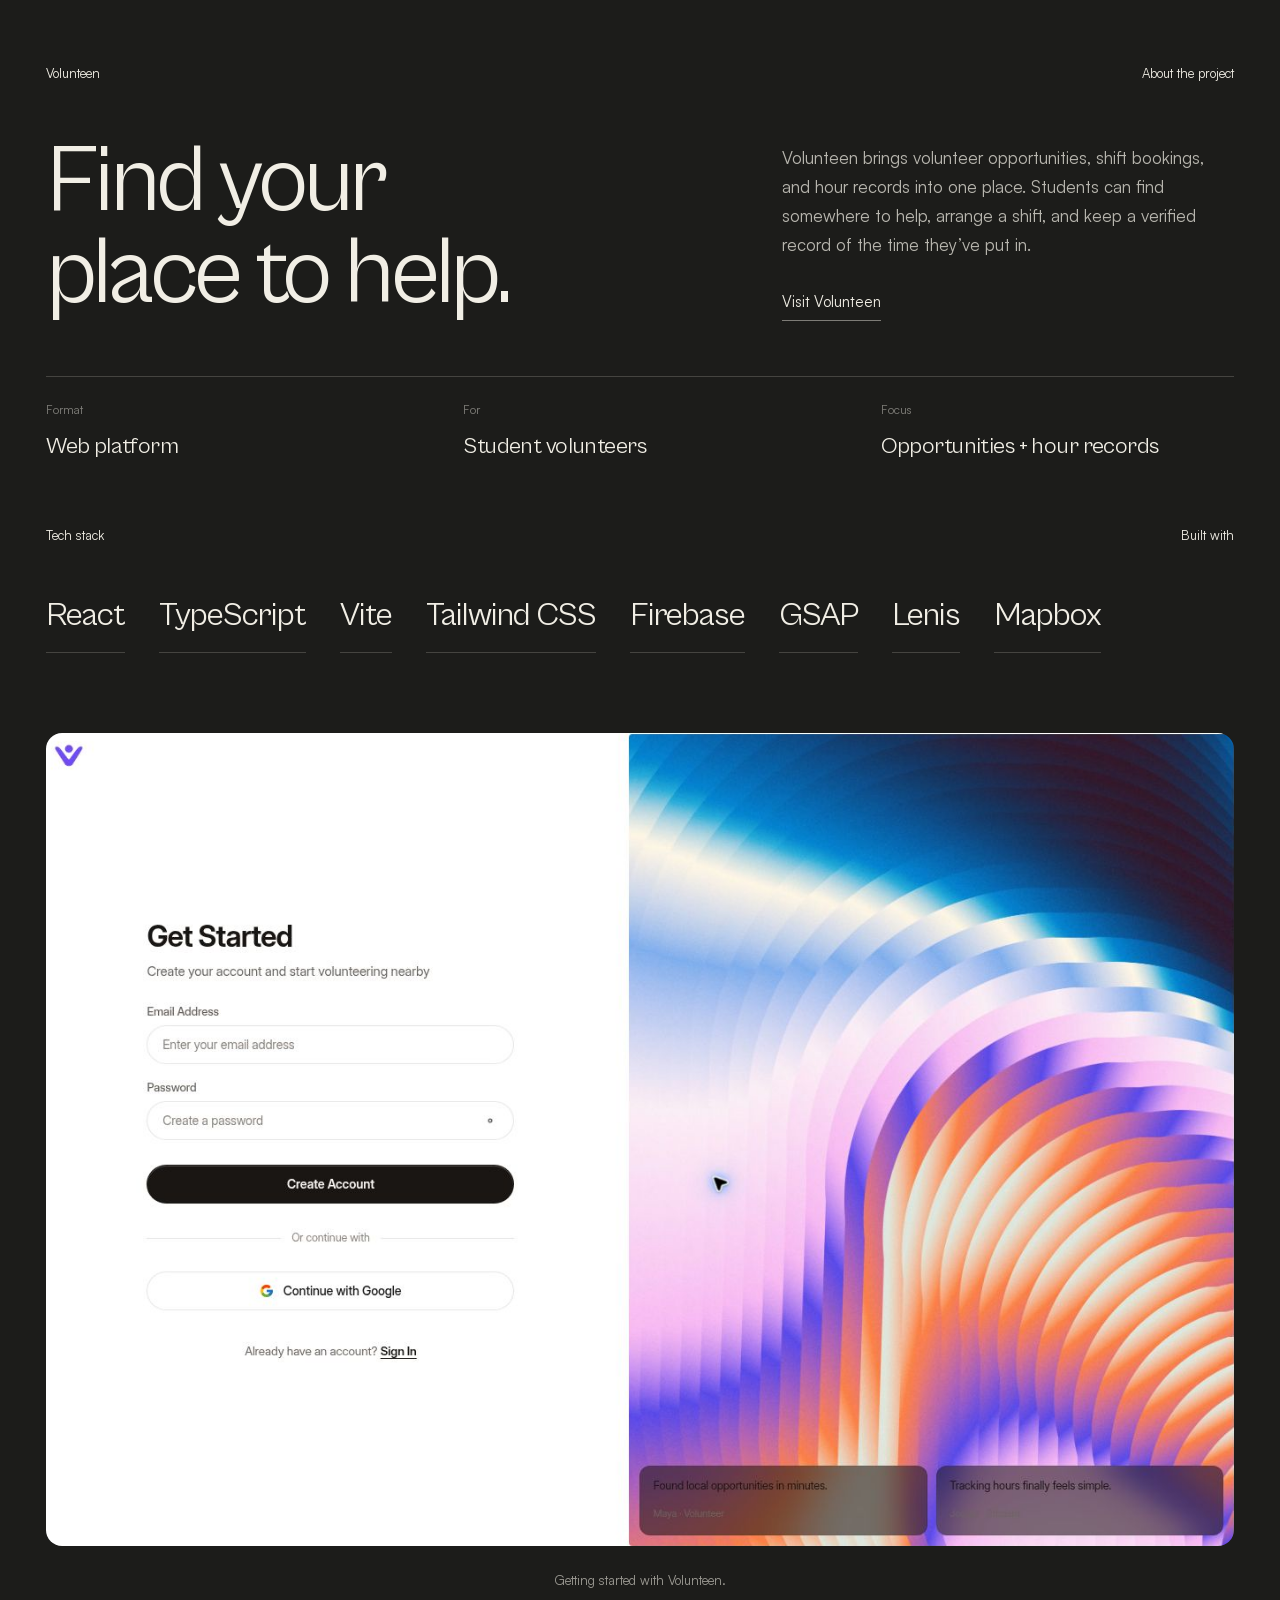
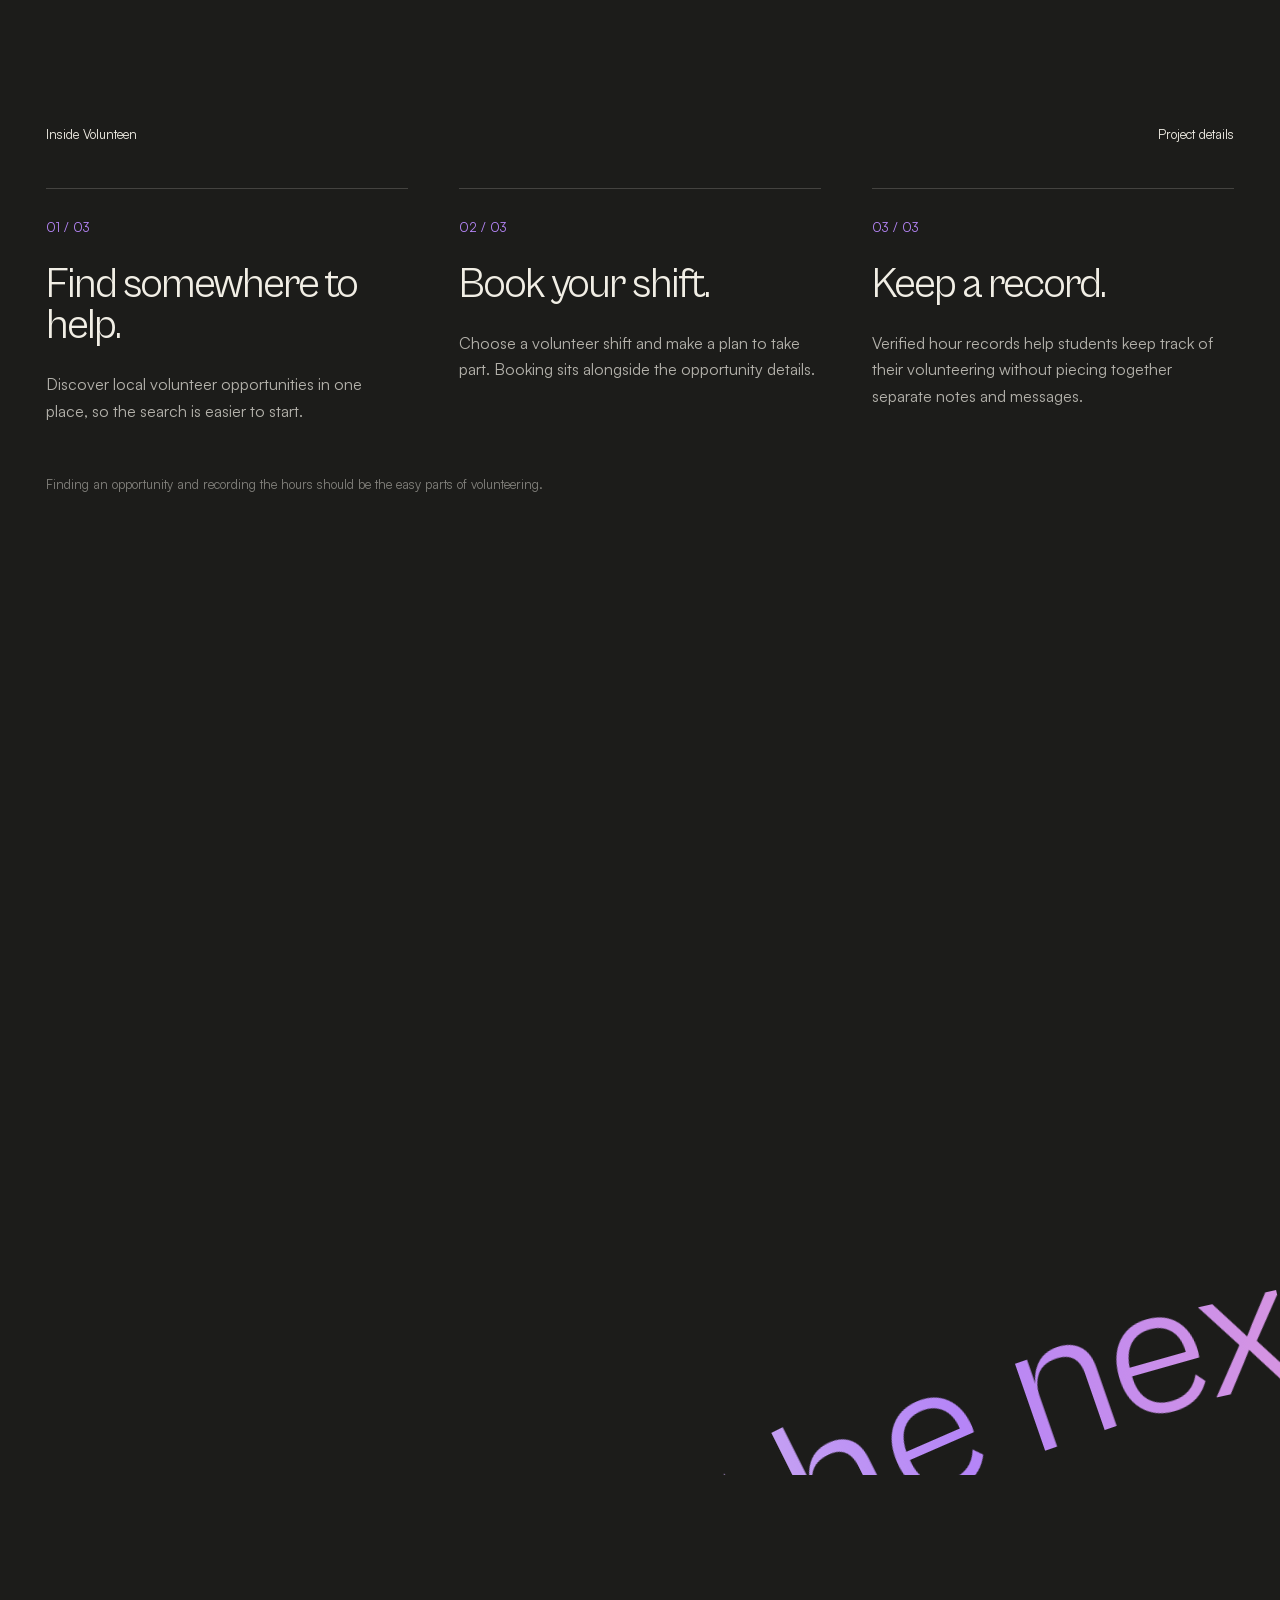
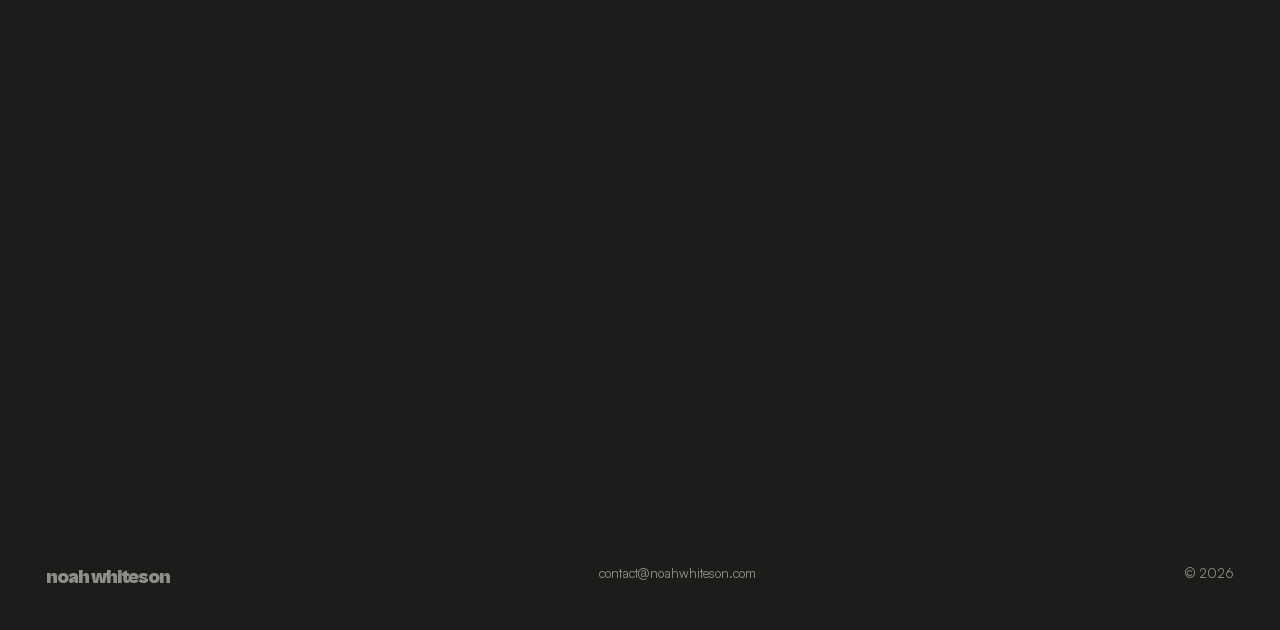
<file: projects/volunteen/index.html>
<!doctype html><html lang="en"><head><meta charset="utf-8"><meta name="viewport" content="width=device-width,initial-scale=1"><title>Volunteen — Noah Whiteson</title><meta name="description" content="A closer look at Volunteen, Noah Whiteson’s platform for student volunteer opportunities and hours."><meta name="theme-color" content="#7040e8"><link rel="icon" href="../../assets/volunteen-card-logo.png"><link rel="preload" href="../../assets/cabinet-400.woff2" as="font" type="font/woff2" crossorigin><link rel="preload" href="../../assets/cabinet-900.woff2" as="font" type="font/woff2" crossorigin><link rel="stylesheet" href="../../project.css?v=7"></head>
<body data-project="volunteen" style="--hero-a:#7040e8;--hero-b:#b585f7;--hero-c:#ffa8c7;--mark:url('../../assets/volunteen-card-logo.png');--mask-mode:alpha"><a class="skip" href="#overview">Skip to project details</a><header class="header"><a class="wordmark" href="../../" aria-label="Noah Whiteson, back to portfolio">noah<br>whiteson<span>✳</span></a><nav class="nav-pill" aria-label="Project navigation"><a href="../../#work">All work <sup>05</sup></a><a href="https://www.volunteen.xyz/" target="_blank" rel="noopener noreferrer">Visit Volunteen</a></nav></header>
<main><section class="case-hero" aria-labelledby="project-title"><div class="hero-frame"><div class="color-field" aria-hidden="true"></div><h1 class="hero-title" id="project-title"><span>Volun</span><span>teen</span></h1><p class="hero-role">give your<br>time</p><div class="sculpture-space" aria-hidden="true"><div class="project-sculpture"><span class="logo-layer" style="--layer:20"></span><span class="logo-layer" style="--layer:19"></span><span class="logo-layer" style="--layer:18"></span><span class="logo-layer" style="--layer:17"></span><span class="logo-layer" style="--layer:16"></span><span class="logo-layer" style="--layer:15"></span><span class="logo-layer" style="--layer:14"></span><span class="logo-layer" style="--layer:13"></span><span class="logo-layer" style="--layer:12"></span><span class="logo-layer" style="--layer:11"></span><span class="logo-layer" style="--layer:10"></span><span class="logo-layer" style="--layer:9"></span><span class="logo-layer" style="--layer:8"></span><span class="logo-layer" style="--layer:7"></span><span class="logo-layer" style="--layer:6"></span><span class="logo-layer" style="--layer:5"></span><span class="logo-layer" style="--layer:4"></span><span class="logo-layer" style="--layer:3"></span><span class="logo-layer" style="--layer:2"></span><span class="logo-layer" style="--layer:1"></span><span class="logo-face"></span></div></div><div class="hero-bottom"><span>Find a shift. Keep your hours.</span><a href="#overview">Discover the project <span aria-hidden="true">↓</span></a><span>Selected work<br>03 / 05</span></div></div></section>
<section class="project-intro" id="overview"><div class="section-label"><span>Volunteen</span><span>About the project</span></div><div class="intro-grid"><h2 class="intro-title"><span>Find your</span><span>place to help.</span></h2><div class="intro-copy"><p>Volunteen brings volunteer opportunities, shift bookings, and hour records into one place. Students can find somewhere to help, arrange a shift, and keep a verified record of the time they’ve put in.</p><a class="live-link" href="https://www.volunteen.xyz/" target="_blank" rel="noopener noreferrer">Visit Volunteen</a></div></div><dl class="project-facts"><div><dt>Format</dt><dd>Web platform</dd></div><div><dt>For</dt><dd>Student volunteers</dd></div><div><dt>Focus</dt><dd>Opportunities + hour records</dd></div></dl></section>
<section class="project-stack" aria-labelledby="stack-title"><div class="section-label"><h2 id="stack-title">Tech stack</h2><span>Built with</span></div><ul class="stack-list"><li>React</li><li>TypeScript</li><li>Vite</li><li>Tailwind CSS</li><li>Firebase</li><li>GSAP</li><li>Lenis</li><li>Mapbox</li></ul></section>
<section class="project-preview" aria-label="Volunteen interface"><figure class="product-visual web-preview"><div class="product-window" style="--ratio:1345/921;--image-width:101.33829%;--image-x:-0.74349%;--image-y:-0.76004%"><img src="../../assets/volunteen-site.jpg" alt="Volunteen sign-up page with its colourful visual identity" width="1363" height="936" loading="lazy"></div><figcaption>Getting started with Volunteen.</figcaption></figure></section>
<section class="project-story" aria-labelledby="story-title"><div class="section-label"><h2 id="story-title">Inside Volunteen</h2><span>Project details</span></div><div class="story-grid"><article class="feature-chapter"><span class="feature-number">01 / 03</span><h3>Find somewhere to help.</h3><p>Discover local volunteer opportunities in one place, so the search is easier to start.</p></article><article class="feature-chapter"><span class="feature-number">02 / 03</span><h3>Book your shift.</h3><p>Choose a volunteer shift and make a plan to take part. Booking sits alongside the opportunity details.</p></article><article class="feature-chapter"><span class="feature-number">03 / 03</span><h3>Keep a record.</h3><p>Verified hour records help students keep track of their volunteering without piecing together separate notes and messages.</p></article></div><p class="project-note">Finding an opportunity and recording the hours should be the easy parts of volunteering.</p></section>
<section class="next-track" aria-labelledby="next-heading"><div class="next-pin"><h2 class="sr-only" id="next-heading">On to the next one. Explore GoSteer.</h2><p class="wave-type" aria-hidden="true"><span class="wave-char">O</span><span class="wave-char">n</span><span class="wave-char"> </span><span class="wave-char">t</span><span class="wave-char">o</span><span class="wave-char"> </span><span class="wave-char">t</span><span class="wave-char">h</span><span class="wave-char">e</span><span class="wave-char"> </span><span class="wave-char">n</span><span class="wave-char">e</span><span class="wave-char">x</span><span class="wave-char">t</span><span class="wave-char"> </span><span class="wave-char">o</span><span class="wave-char">n</span><span class="wave-char">e</span><span class="static-dot">.</span></p><span class="wave-seed" aria-hidden="true"></span><a class="next-project" href="../gosteer/" style="--next-a:#14795b;--next-b:#77be91;--next-c:#d7e775;--next-mark:url('../../assets/gosteer-card-logo.png');--next-mask:luminance"><div class="next-color"></div><span class="next-label">Next project / 04 of 05</span><span class="next-mark" aria-hidden="true"></span><span class="next-name">GoSteer</span><span class="next-bottom">Keep exploring</span></a></div></section></main>
<footer class="project-footer"><a href="../../">noah whiteson</a><a href="mailto:contact@noahwhiteson.com">contact@noahwhiteson.com</a><span>© 2026</span></footer><script src="../../project.js?v=7"></script></body></html>
</file>
<file: style.css>
@font-face{font-family:Satoshi;src:url('assets/satoshi-normal.woff2') format('woff2');font-weight:400;font-display:swap}@font-face{font-family:Satoshi;src:url('assets/satoshi-italic.woff2') format('woff2');font-weight:400;font-style:italic;font-display:swap}
@font-face{font-family:Cabinet;src:url('assets/cabinet-400.woff2') format('woff2');font-weight:400;font-display:swap}@font-face{font-family:Cabinet;src:url('assets/cabinet-500.woff2') format('woff2');font-weight:500;font-display:swap}@font-face{font-family:Cabinet;src:url('assets/cabinet-900.woff2') format('woff2');font-weight:900;font-display:swap}
*{box-sizing:border-box}:root{--cream:#f1eee5;--dark:#1c1c1a;--pad:3.6vw;--unit:100svh}html{scroll-behavior:smooth;scroll-padding-top:85px}body{margin:0;background:var(--dark);color:var(--cream);font-family:Cabinet,Arial,sans-serif;font-weight:400;-webkit-font-smoothing:antialiased}a{color:inherit;text-decoration:none}button{font:inherit;color:inherit}a:focus-visible,button:focus-visible{outline:2px solid currentColor;outline-offset:7px}::selection{background:#ffc0d5;color:var(--dark)}.sr-only{position:absolute;width:1px;height:1px;padding:0;margin:-1px;overflow:hidden;clip:rect(0,0,0,0);white-space:nowrap;border:0}.skip{position:fixed;z-index:100;top:-100px;left:20px;padding:15px;background:var(--cream);color:var(--dark)}.skip:focus{top:20px}.header{position:fixed;z-index:50;inset:0 0 auto;display:flex;align-items:center;justify-content:space-between;padding:32px var(--pad);pointer-events:none;color:var(--cream)}.header a{pointer-events:auto}.wordmark{font-weight:900;font-size:24px;line-height:.75;letter-spacing:-.05em;position:relative;mix-blend-mode:difference}.wordmark span{font-size:14px;position:absolute;right:-16px;top:-4px}.nav-pill{display:flex;align-items:center;gap:29px;background:#ffffff23;border:1px solid #ffffff20;padding:18px 28px;border-radius:99px;backdrop-filter:blur(20px);-webkit-backdrop-filter:blur(20px);color:var(--dark);font-size:15px;line-height:1}.nav-pill a{position:relative}.nav-pill sup{font-size:9px}.nav-pill a:after{content:'';height:1px;background:currentColor;position:absolute;left:0;right:0;bottom:-5px;transform:scaleX(0);transform-origin:left;transition:transform .3s}.nav-pill a:hover:after{transform:scaleX(1)}.header.on-dark .nav-pill{color:var(--cream)}
.hero-track{position:relative;padding:10px;height:var(--unit)}.hero-frame{position:relative;height:calc(var(--unit) - 20px);border-radius:18px;overflow:hidden;background:#ff8200;isolation:isolate;transform-origin:center bottom}.color-field{position:absolute;inset:-10%;background:radial-gradient(ellipse at 53% 49%,#ff8000 0%,#ff8000 29%,#ff9951 55%,#f998bd 76%,#ecb3ce 100%);filter:blur(30px);transform:translate(var(--gx,0px),var(--gy,0px)) scale(1.12);will-change:transform}.hero-role{font-size:clamp(44px,8.1vw,150px);line-height:.84;letter-spacing:-.055em;margin:0;position:absolute;z-index:3;font-weight:400;will-change:transform}.role-one{left:56%;top:24%}.role-two{left:9%;top:61%}.sculpture-space{position:absolute;inset:0;perspective:1000px;z-index:2;pointer-events:none}.sculpture{position:absolute;left:50%;top:47%;width:47vw;height:30vw;transform-style:preserve-3d;transform:translate(-50%,-50%) rotateX(-14deg) rotateY(-24deg) rotateZ(-13deg);will-change:transform}.monogram-layer,.monogram-face{position:absolute;inset:0;display:flex;align-items:center;justify-content:center;font-size:32vw;line-height:.7;font-weight:900;letter-spacing:-.11em;font-style:italic;text-indent:-.1em;user-select:none}.monogram-layer{transform:translateZ(calc(var(--layer)*-1.7px));color:#f99abd;-webkit-text-stroke:1px #fb81a1}.monogram-layer:nth-child(3n){color:#ee779c}.monogram-face{color:#ff6828;-webkit-text-stroke:1px #ffab65;text-shadow:0 1px 0 #ffd397;transform:translateZ(1px)}.hero-bottom{position:absolute;bottom:28px;left:var(--pad);right:var(--pad);z-index:4;display:flex;align-items:flex-end;justify-content:space-between;font-size:13px;line-height:1.4}.hero-note{text-align:right}.explore{display:flex;align-items:center;gap:18px}.explore span{font-size:24px}
.manifesto{position:relative;background:var(--dark);overflow:clip}.manifesto-pin{height:80svh;min-height:470px;display:flex;flex-direction:column;justify-content:center;align-items:center;position:relative}.eyebrow,.section-label,.index-bottom{font-size:13px;line-height:1.4}.manifesto .eyebrow{position:absolute;top:15%;margin:0}.marquee{width:100%;overflow:visible;white-space:nowrap}.marquee>span{display:block;font-size:16.8vw;line-height:1;letter-spacing:-.06em;width:max-content;transform:translateX(-5vw);will-change:transform}.marquee em,footer em,.about em{font-family:Cabinet,Arial,sans-serif;font-weight:400;letter-spacing:-.065em}.manifesto-caption{font-size:17px;margin:60px 0 0;text-align:center}

.motion{scroll-behavior:auto}.motion .hero-track{height:180svh}.motion .hero-frame{position:sticky;top:10px;will-change:transform}.motion .manifesto{height:auto}.motion .manifesto-pin{height:80svh;position:relative}
@media(max-width:700px){:root{--pad:22px}.header{padding:28px 28px}.wordmark{font-size:20px}.nav-pill{padding:15px 19px;gap:17px;font-size:12px}.hero-track{padding:7px}.hero-frame{height:calc(var(--unit) - 14px);border-radius:16px}.hero-role{font-size:13.6vw}.role-one{top:25%;left:39%}.role-two{top:63%;left:8%}.sculpture{top:47%;width:87vw;height:60vw}.monogram-face,.monogram-layer{font-size:62vw}.hero-bottom{bottom:24px;left:22px;right:22px;font-size:10px;line-height:1.4}.hero-note{max-width:120px}.explore{position:absolute;bottom:75px;left:50%;transform:translateX(-50%);white-space:nowrap;font-size:11px;gap:10px}.explore span{font-size:18px}.manifesto .eyebrow{font-size:11px;top:22%}.marquee>span{font-size:26vw}.manifesto-caption{font-size:14px;max-width:240px;line-height:1.4;margin-top:40px}.manifesto-pin{min-height:420px}.motion .manifesto{height:auto}}
@media(max-width:700px){.motion .manifesto{height:auto}.motion .hero-frame{top:7px}}
.selected-work{position:relative;background:var(--dark);color:var(--cream);padding:95px var(--pad) 100px;overflow:clip}.work-pin{position:relative}.work-heading{text-align:center;position:relative;z-index:8;margin-bottom:70px}.work-heading .eyebrow{font-family:Satoshi,Arial,sans-serif;font-size:13px}.work-heading h2{font-size:clamp(48px,6.4vw,105px);font-weight:900;letter-spacing:-.035em;line-height:1;margin:22px 0 16px}.work-heading p{font-family:Satoshi,Arial,sans-serif;font-size:17px;margin:0;opacity:.75}.fan-deck{display:grid;grid-template-columns:repeat(3,minmax(0,1fr));gap:22px;position:relative;perspective:1500px}.card-position{height:420px;position:relative;perspective:1200px;isolation:isolate;scroll-margin-top:110px;transform-origin:center bottom}.card-inner{position:relative;width:100%;height:100%;transform-style:preserve-3d;transition:transform .85s cubic-bezier(.22,1,.36,1)}.card-position.is-flipped .card-inner{transform:rotateY(180deg)}.card-front,.card-back{position:absolute;inset:0;width:100%;height:100%;background:var(--card-bg);color:var(--card-ink);border:1px solid #ffffff0c;border-radius:23px;backface-visibility:hidden;-webkit-backface-visibility:hidden;overflow:hidden;box-shadow:0 12px 35px #0002}.card-front{cursor:pointer;display:flex;flex-direction:column;justify-content:center;align-items:center;padding:25px;font-family:Cabinet,Arial,sans-serif;transform:translateZ(1px)}.card-front:focus-visible{outline:2px solid currentColor;outline-offset:-8px}.card-number{position:absolute;left:25px;top:25px;font-family:Satoshi,Arial,sans-serif;font-size:12px;opacity:.6}.card-name{display:block;font-weight:900;font-size:clamp(42px,4.4vw,75px);letter-spacing:-.04em;line-height:.92;text-align:center}.card-tag{display:block;width:max-content;max-width:100%;background:var(--card-ink);color:var(--card-bg);border-radius:50px;padding:8px 13px;font-family:Satoshi,Arial,sans-serif;font-size:12px;line-height:1.2;margin-top:25px}.card-cue{position:absolute;left:0;right:0;bottom:25px;font-family:Satoshi,Arial,sans-serif;font-size:12px;opacity:.55}.card-back{transform:rotateY(180deg);padding:25px;display:flex;flex-direction:column;text-align:left}.card-back-top{display:flex;align-items:center;justify-content:space-between;gap:10px}.card-back h3{font-weight:900;font-size:27px;letter-spacing:-.035em;margin:0;line-height:1}.card-close{font-family:Satoshi,Arial,sans-serif;cursor:pointer;border:0;border-bottom:1px solid currentColor;background:transparent;padding:3px 0;font-size:12px;line-height:1.2}.card-back p{font-family:Satoshi,Arial,sans-serif;font-size:clamp(14px,1.1vw,16px);line-height:1.5;margin:26px 0 25px}.read-more{margin-top:auto;font-family:Satoshi,Arial,sans-serif;font-size:14px;border-bottom:1px solid currentColor;width:max-content;padding-bottom:5px}.card-safesight{--card-bg:#becdf5;--card-ink:#1d3573}.card-undersphere{--card-bg:#083432;--card-ink:#b9f4ce}.card-volunteen{--card-bg:#3f126f;--card-ink:#f0c5ff}.card-gosteer{--card-bg:#e4f27b;--card-ink:#1e3327}.card-storebase{--card-bg:#ee8b59;--card-ink:#3b1b13}.fan-note{display:block;margin-top:45px;text-align:center;font-family:Satoshi,Arial,sans-serif;font-size:12px;opacity:.55}.motion .selected-work{height:220svh;padding:0;overflow:clip}.motion .work-pin{height:100svh;position:sticky;top:0}.motion .work-heading{position:absolute;left:0;right:0;top:15svh;margin:0}.motion .fan-deck{position:absolute;inset:0;display:block;overflow:visible}.motion .card-position{position:absolute;width:clamp(200px,20vw,310px);height:clamp(370px,31vw,450px);left:50%;top:63%;will-change:transform;transform:translate(-50%,-50%)}.motion .fan-note{position:absolute;bottom:28px;left:0;right:0;margin:0}
.about{position:relative;padding:0;background:var(--dark)}.about-pin{padding:100px calc(var(--pad) + 10px) 85px;position:relative;overflow:hidden;background:var(--dark);isolation:isolate}.about .section-label{font-family:Satoshi,Arial,sans-serif;font-size:13px;display:flex;justify-content:space-between;gap:20px;position:relative;z-index:10}.about .section-label h2{font:inherit;line-height:1.4;font-weight:400;margin:0}.about-chapter{position:relative;padding:85px 0}.chapter-type{font-size:clamp(48px,9.5vw,150px);line-height:1.04;letter-spacing:-.025em;font-weight:500;text-align:center;margin:0}.chapter-line{display:block;position:relative}.chapter-word{display:inline-block;position:relative;white-space:nowrap}.chapter-char{display:inline-block;letter-spacing:inherit}.about-chapter[data-chapter="2"] .chapter-char{color:transparent;background-image:linear-gradient(100deg,#f1eee5 5%,#f1eee5 20%,#ffdbc5 42%,#ffa9c8 67%,#ffc8d4 82%,#f1eee5 100%);background-clip:text;-webkit-background-clip:text;background-size:300% 100%;background-position:50% 50%}.about-bottom{display:flex;justify-content:space-between;align-items:flex-end;gap:50px;margin-top:70px;position:relative;z-index:10}.about-bottom p{font-family:Satoshi,Arial,sans-serif;font-size:17px;line-height:1.5;max-width:480px;margin:0}.text-link{font-family:Satoshi,Arial,sans-serif;font-size:14px;border-bottom:1px solid #f1eee577;padding-bottom:8px;white-space:nowrap}.motion .about{height:550svh}.motion .about-pin{position:sticky;top:0;height:100svh}.motion .about-chapters{position:absolute;inset:0}.motion .about-chapter{position:absolute;left:0;right:0;top:46%;padding:0;transform:translateY(-50%);will-change:transform}.motion .chapter-char{will-change:transform}.motion .about-bottom{position:absolute;left:calc(var(--pad) + 10px);right:calc(var(--pad) + 10px);bottom:50px;margin:0}.motion .about-bottom p{font-size:14px;max-width:410px}
@media(max-width:700px){.selected-work{padding:85px 24px}.work-heading h2{font-size:12vw}.work-heading p{font-size:14px}.fan-deck{grid-template-columns:1fr;gap:25px;max-width:360px;margin:auto}.card-position{height:400px}.card-name{font-size:68px}.card-back p{font-size:16px}.motion .selected-work{height:190svh}.motion .work-heading{top:15svh;left:20px;right:20px}.motion .fan-deck{top:39svh;bottom:auto;height:clamp(360px,47svh,420px);left:0;right:0;display:flex;gap:18px;padding:0 16vw 20px;overflow-x:auto;overflow-y:hidden;max-width:none;margin:0;scroll-snap-type:x mandatory;scrollbar-width:none;overscroll-behavior-x:contain;perspective:none}.motion .fan-deck::-webkit-scrollbar{display:none}.motion .card-position{position:relative;left:auto;top:auto;flex:0 0 68vw;width:68vw;max-width:300px;height:100%;scroll-snap-align:center;transform:none}.motion .card-name{font-size:15.5vw;max-width:100%}.motion .card-back{padding:22px}.motion .card-back h3{font-size:25px}.motion .card-back p{font-size:14px;margin:22px 0}.motion .fan-note{bottom:30px;font-size:11px}.about-pin{padding:80px 29px}.about .section-label{font-size:11px}.about .section-label h2{max-width:170px}.chapter-type{font-size:12.5vw;line-height:1.08;letter-spacing:-.035em}.about-chapter{padding:60px 0}.about-bottom{display:block;margin-top:60px}.about-bottom p{font-size:16px;max-width:330px}.text-link{display:inline-block;margin-top:25px;font-size:13px}.motion .about-chapter{top:45%;padding:0 12px}.motion .about-bottom{left:29px;right:29px;bottom:35px}.motion .about-bottom p{font-size:12px;max-width:330px}.motion .text-link{font-size:12px;margin-top:20px}}
@media(max-height:600px) and (min-width:701px){.motion .work-heading{top:10svh}.motion .work-heading h2{font-size:48px;margin:12px 0}.motion .work-heading p{font-size:14px}.motion .card-position{height:330px;top:64%}.card-back p{font-size:13px;line-height:1.4;margin:18px 0}.card-name{font-size:46px}.card-tag{margin-top:18px}.card-front,.card-back{padding:20px}.motion .about .section-label{top:-35px}.motion .about-bottom{bottom:25px}.motion .about-bottom p{font-size:12px}}
footer{margin:0 10px 10px;border-radius:18px;background:var(--cream);color:var(--dark);padding:65px var(--pad) 30px;text-align:center;overflow:hidden}.footer-title{display:block;font-size:18vw;line-height:1;letter-spacing:-.065em;margin:65px 0 25px;transition:color .3s}.footer-title em{font-family:Satoshi,Arial,sans-serif;font-weight:400}.footer-title:hover{color:#c75521}.contact-email{font-family:Satoshi,Arial,sans-serif;display:inline-block;font-size:clamp(17px,2vw,32px);padding-bottom:7px;border-bottom:1px solid #1c1c1a66}.footer-bottom{display:flex;align-items:center;justify-content:space-between;gap:15px;font-family:Satoshi,Arial,sans-serif;font-size:13px;margin-top:100px}.footer-bottom>a:first-child{font-family:Cabinet,Arial,sans-serif;font-weight:900;font-size:18px;letter-spacing:-.05em}
@media(max-width:700px){footer{margin:0 7px 7px;padding:50px 22px 24px;border-radius:16px}.footer-title{font-size:22vw;margin:65px 0 28px}.contact-email{font-size:17px}.footer-bottom{margin-top:75px;font-size:11px}.footer-bottom>a:first-child{font-size:15px}}
@media(prefers-reduced-motion:reduce){html{scroll-behavior:auto}*,*:before,*:after{transition:none!important}.color-field{will-change:auto}}
.nav-pill,.eyebrow,.hero-bottom{font-family:Satoshi,Arial,sans-serif}
@media(min-width:1700px){.nav-pill{font-size:18px}.manifesto .eyebrow{font-size:16px}}
/* Reflective card stock with printed app marks. */
.card-safesight{--card-bg:#245bd8;--card-ink:#fff}.card-undersphere{--card-bg:#c24442;--card-ink:#fff}.card-volunteen{--card-bg:#c6a9f5;--card-ink:#4c237b}.card-gosteer{--card-bg:#14795b;--card-ink:#fff}.card-storebase{--card-bg:#c9661e;--card-ink:#fff}
.card-front{background:var(--card-bg);border:1px solid #ffffff40;box-shadow:inset 0 1px 0 #ffffff80,inset 0 -1px 0 #ffffff24,0 16px 35px #0004;isolation:isolate}
.card-front:before,.card-front:after{content:'';position:absolute;inset:0;border-radius:inherit;pointer-events:none;z-index:1}
.card-front:before{background:repeating-linear-gradient(115deg,#80e8ff 0%,#a69aff 14%,#ff8fe0 28%,#ffb87c 42%,#ffff9c 56%,#91ffca 70%,#80e8ff 84%);background-size:300% 300%;background-position:var(--foil-x,50%) var(--foil-y,50%);mix-blend-mode:soft-light;opacity:.6}
.card-front:after{z-index:3;background:radial-gradient(ellipse at var(--glare-x,35%) var(--glare-y,20%),#ffffff55 0%,#ffffff12 24%,transparent 60%),linear-gradient(115deg,transparent 18%,#ffffff05 35%,#ffffff52 47%,#ffffff08 57%,transparent 73%);background-size:100% 100%,260% 100%;background-position:0 0,var(--foil-x,50%) 0;mix-blend-mode:screen;opacity:var(--glare-strength,.32)}
.card-logo{position:relative;z-index:2;width:72%;height:48%;object-fit:contain;filter:drop-shadow(0 8px 14px #0002);user-select:none;pointer-events:none}.logo-safesight{filter:brightness(0) invert(1) drop-shadow(0 8px 14px #0002)}.logo-storebase{width:94%;height:55%}.logo-undersphere{width:92%;height:53%;mix-blend-mode:screen}.logo-gosteer{width:68%;mix-blend-mode:screen}.logo-volunteen{width:70%}
.card-number,.card-tag,.card-cue{z-index:4}.card-tag{margin-top:24px}.card-back{border-color:#ffffff33;box-shadow:inset 0 1px 0 #ffffff50,0 16px 35px #0004;overflow:hidden}.read-more{background:var(--card-ink);color:var(--card-bg);border:0;border-radius:30px;padding:10px 17px;font-size:14px}
.motion .selected-work{height:260svh}.motion .work-heading{top:10svh}.motion .work-heading h2{font-size:clamp(44px,min(6.4vw,9svh),100px);margin:16px 0 12px}.motion .card-position{height:min(440px,51svh);top:62%}.motion .about-bottom{justify-content:center;bottom:45px}.about-bottom{justify-content:center}.about-bottom .text-link{margin-top:0}
@media(max-width:700px){.motion .selected-work{height:225svh}.motion .work-heading{top:13svh}.motion .work-heading h2{font-size:clamp(38px,11.5vw,52px)}.motion .fan-deck{top:37svh;height:clamp(350px,48svh,440px);padding:0 16vw 0;overflow-y:visible;scroll-snap-type:x mandatory}.motion .card-position{height:100%;top:auto}.motion .card-logo{height:47%;width:72%}.motion .logo-storebase{width:94%;height:54%}.motion .logo-undersphere{width:92%;height:53%}.motion .logo-volunteen{width:70%}.motion .card-tag{margin-top:20px}.motion .about-bottom{bottom:40px}.about-bottom{text-align:center}}
@media(max-height:600px) and (min-width:701px){.motion .card-position{height:51svh;top:62%}.motion .work-heading{top:10svh}.motion .work-heading h2{font-size:clamp(40px,9svh,54px);margin:12px 0}.card-number{top:17px;left:20px}.card-tag{padding:6px 11px;font-size:11px;margin-top:15px}.card-cue{bottom:15px;font-size:11px}.card-back{padding:20px}.read-more{padding:8px 14px}}
@media(max-width:700px){.motion .fan-deck{height:clamp(380px,53svh,460px);padding:14px 16vw 20px;overflow-y:hidden}}

/* One flowing sentence, one final dot, one continuous contact reveal. */
.wave-track{position:relative;background:var(--dark);overflow:clip}.wave-pin{position:relative;isolation:isolate;overflow:hidden}.wave-type{margin:0;padding:100px var(--pad);font-size:clamp(48px,10vw,170px);line-height:1.05;letter-spacing:-.03em;font-weight:400;text-align:center}.wave-char{display:inline-block;white-space:pre}.wave-static-dot{color:#ff9951}.wave-seed{display:none}
footer{position:relative;isolation:isolate;background:#ff8000;color:var(--cream);min-height:85svh;display:flex;flex-direction:column;align-items:center;justify-content:center;padding:110px var(--pad) 125px}
footer:before{content:'';position:absolute;inset:-10%;z-index:-1;background:radial-gradient(ellipse at 53% 49%,#ff8000 0%,#ff8000 29%,#ff9951 55%,#f998bd 76%,#ecb3ce 100%);filter:blur(30px);transform:scale(1.12);pointer-events:none}
.footer-title{font-size:min(20vw,28svh);margin:38px 0 30px;line-height:1;white-space:nowrap}.footer-title:hover{color:var(--cream)}.contact-email{color:var(--dark);border-color:#1c1c1a80}.footer-bottom{position:absolute;bottom:30px;left:var(--pad);right:var(--pad);margin:0}.footer-bottom>a:first-child{font-size:24px}
.motion .wave-track{height:450svh}.motion .wave-pin{position:sticky;top:0;height:100svh}.motion .wave-type{position:absolute;inset:0;padding:0;margin:0;font-size:clamp(80px,15vw,300px);line-height:1;pointer-events:none;z-index:3}.motion .wave-char{position:absolute;left:0;top:0;will-change:transform;transform-origin:center;color:transparent;background-image:linear-gradient(rgb(241 238 229 / calc(1 - var(--word-colour,0))),rgb(241 238 229 / calc(1 - var(--word-colour,0)))),linear-gradient(100deg,#ffbc66 0%,#f998bd 58%,#ff9951 100%);background-clip:text;-webkit-background-clip:text}.motion .wave-static-dot{display:none}
.motion .wave-seed{display:block;position:absolute;left:0;top:0;width:1px;height:1px;background:#ff9951;border-radius:50%;z-index:2;will-change:transform}
.motion footer{position:absolute;inset:10px;margin:0;min-height:0;border-radius:18px;clip-path:circle(0px at 50% 78%);will-change:clip-path;z-index:4}
@media(max-width:700px){.wave-type{font-size:13vw;padding:90px 22px}.motion .wave-type{font-size:26vw}.motion footer{inset:7px;border-radius:16px}.footer-title{font-size:min(23vw,28svh);margin:40px 0 27px}.footer-bottom{left:22px;right:22px;bottom:26px}.footer-bottom>a:first-child{font-size:18px}footer{padding:105px 22px 120px}.contact-email{font-size:17px}}
@media(max-height:500px){.motion footer{padding:70px var(--pad) 80px}.footer-title{margin:20px 0}.footer-bottom{bottom:20px}}


/* The toolkit orbits through depth, then unfolds into a readable inventory. */
.toolkit{position:relative;background:var(--dark);padding:110px var(--pad);overflow:clip}.toolkit-pin{position:relative}.toolkit-heading{text-align:center;margin-bottom:75px}.toolkit-heading h2{font-size:clamp(52px,8vw,140px);font-weight:500;letter-spacing:-.055em;line-height:1;margin:20px 0 0}.toolkit-heading em{font-weight:400;color:#ffb2b2}.toolkit-categories{display:flex;justify-content:center;gap:35px;font-family:Satoshi,Arial,sans-serif;font-size:12px;margin-bottom:45px}.toolkit-cloud{list-style:none;display:grid;grid-template-columns:repeat(3,minmax(0,1fr));gap:40px 25px;padding:0;margin:0}.tool-brand{display:flex;align-items:center;justify-content:center;gap:.4em;font-size:clamp(18px,2.5vw,34px);font-weight:500;letter-spacing:-.035em;white-space:nowrap}.tool-brand img{width:1.3em;height:1.3em;object-fit:contain;flex:none}.tool-brand>span{color:transparent;background:linear-gradient(110deg,var(--brand-a),var(--brand-b));background-clip:text;-webkit-background-clip:text}.tool-nextjs img,.tool-vercel img{filter:invert(1)}
.motion .toolkit{height:410svh;padding:0}.motion .toolkit-pin{height:100svh;position:sticky;top:0;overflow:hidden;perspective:1100px;perspective-origin:50% 52%;isolation:isolate}.motion .toolkit-heading{position:absolute;left:50%;top:17%;width:100%;margin:0;transform:translate(-50%,-50%);z-index:1}.motion .toolkit-heading .eyebrow{display:block;margin-bottom:1svh}.motion .toolkit-heading h2{font-size:clamp(28px,min(6vw,7svh),80px);margin:0;white-space:nowrap}.motion .toolkit-cloud{position:absolute;inset:0;display:block;transform-style:preserve-3d;z-index:3;pointer-events:none}.motion .tool-brand{position:absolute;left:50%;top:52%;font-size:clamp(18px,min(2.4vw,3.6svh),34px);will-change:transform;transform-origin:center;backface-visibility:hidden}.motion .tool-brand img{width:1.35em;height:1.35em;filter:drop-shadow(0 5px 12px #0005)}.motion .tool-nextjs img,.motion .tool-vercel img{filter:invert(1) drop-shadow(0 5px 12px #0005)}.motion .toolkit-categories{position:absolute;top:31svh;left:8%;right:8%;margin:0;display:grid;grid-template-columns:repeat(3,1fr);text-align:center;z-index:4;clip-path:inset(100% 0 0);will-change:clip-path,transform}
@media(max-width:700px){.toolkit{padding:90px 22px}.toolkit-heading h2{font-size:15vw}.toolkit-heading{margin-bottom:50px}.toolkit-cloud{grid-template-columns:repeat(2,minmax(0,1fr));gap:30px 15px}.tool-brand{font-size:16px}.toolkit-categories{gap:15px;font-size:11px}.motion .toolkit-heading h2{font-size:clamp(32px,min(9vw,6svh),52px)}.motion .tool-brand{font-size:clamp(14px,3.8vw,18px)}.motion .toolkit-categories{top:27svh;left:22px;right:22px;font-size:10px;gap:8px}}
@media(max-height:500px){.motion .toolkit-heading h2{font-size:7svh}.motion .tool-brand{font-size:3.5svh}.motion .toolkit-categories{font-size:11px}}

/* Curiosity and the toolkit share one pinned scene for a continuous handoff. */
.motion .about{height:800svh}.motion .about .toolkit{position:absolute;inset:0;height:100%;padding:0;background:transparent;z-index:3;pointer-events:none;overflow:visible}.motion .about .toolkit-pin{position:relative;top:auto;height:100%;overflow:hidden}.motion .about .toolkit-heading{will-change:opacity,transform}.motion .about .toolkit-cloud{will-change:opacity}.motion .about-chapter[data-chapter="2"] .chapter-word{will-change:opacity}.motion .about .section-label,.motion .about-bottom{will-change:opacity}.about .toolkit{margin-top:60px}.motion .about .toolkit{margin-top:0}

/* Rear and front projections straddle the central text plane. */
.toolkit-depth-back{display:none}.motion .toolkit-depth-back{display:block;position:absolute;inset:0;z-index:1;perspective:1100px;perspective-origin:50% 52%;pointer-events:none;overflow:hidden}.motion .about-chapters{z-index:2}.motion .toolkit-cloud-back{will-change:opacity}.motion .toolkit-cloud-back .tool-brand{visibility:hidden}

/* Leave measured space for the card lift below the work heading. */
@media(min-width:701px){.motion .card-position{height:min(420px,46svh);top:66%}}
@media(max-height:600px) and (min-width:701px){.motion .card-position{top:70%}.motion .work-heading{top:7svh}}

/* Navigation follows the actual pinned scenes, with a soft moving selection. */
.work-heading h2{font-weight:400;letter-spacing:-.045em}.nav-pill{position:relative;isolation:isolate;transition:background-color .5s ease,color .5s ease,border-color .5s ease;gap:25px}.nav-pill a{z-index:1;white-space:nowrap;transition:opacity .3s ease,color .5s ease}.nav-pill a:after{display:none}.nav-pill a:hover{opacity:.65}.nav-active{position:absolute;left:0;top:6px;bottom:6px;border-radius:99px;background:#ffffff30;z-index:0;opacity:0;pointer-events:none;transition:transform .6s cubic-bezier(.22,1,.36,1),width .6s cubic-bezier(.22,1,.36,1),opacity .35s ease}.header.on-dark .nav-pill{background:#ffffff12;border-color:#ffffff20}.header.on-dark .nav-active{background:#ffffff19}
@media(max-width:700px){.header .nav-pill{position:fixed;left:50%;bottom:calc(14px + env(safe-area-inset-bottom));transform:translateX(-50%);width:max-content;max-width:calc(100vw - 24px);padding:17px 18px;gap:16px;font-size:12px;background:#ffffff38;box-shadow:0 8px 30px #0002}.header.on-dark .nav-pill{background:#292925bd}.nav-pill sup{font-size:8px}.footer-bottom{bottom:95px}.motion footer{padding-bottom:170px}}
@media(max-width:360px){.header .nav-pill{gap:12px;padding:16px 14px;font-size:11px}}

/* Three real chapters, with context beneath the moving words. */
.chapter-copy{font-family:Satoshi,Arial,sans-serif;font-size:17px;line-height:1.6;max-width:560px;margin:30px auto 0;text-align:center;color:#f1eee5b5;padding:0 24px}.motion .chapter-copy{position:relative;will-change:opacity,transform,clip-path;opacity:0;visibility:hidden;pointer-events:none}.about-chapter[data-chapter="1"] .chapter-type{font-size:clamp(48px,8.5vw,135px)}
@media(max-width:700px){.chapter-copy{font-size:14px;line-height:1.55;max-width:370px;margin-top:25px;padding:0 20px}.about-chapter[data-chapter="1"] .chapter-type{font-size:11.5vw}}
@media(max-height:600px) and (min-width:701px){.chapter-type{font-size:16svh}.about-chapter[data-chapter="1"] .chapter-type{font-size:15svh}.chapter-copy{font-size:14px;margin-top:20px;max-width:600px}}

.toolkit-more{display:block;width:max-content;margin:55px auto 0;font-family:Satoshi,Arial,sans-serif;font-size:15px;border-bottom:1px solid #f1eee580;padding:8px 0;pointer-events:auto}.motion .about .toolkit-more{position:absolute;left:50%;bottom:10svh;margin:0;transform:translateX(-50%);z-index:8;opacity:0;visibility:hidden;will-change:opacity,transform}.toolkit-more:hover{border-color:var(--cream)}
@media(max-width:700px){.motion .about .toolkit-more{bottom:calc(85px + env(safe-area-inset-bottom));font-size:14px}}

/* Shorter scenes; readable, flat text layers. */
.motion .selected-work{height:180svh}.motion .about{height:600svh}.motion .wave-track{height:350svh}
.manifesto-pin,.motion .manifesto-pin{height:65svh;min-height:340px}
.card-back,.motion .card-back{display:flex;flex-direction:column;gap:0;padding:22px;overflow:hidden}
.card-back p,.motion .card-back p{font-size:14px;line-height:1.5;margin:26px 0 24px}
.card-back .read-more{margin-top:auto;flex:none}.card-back-top{flex:none}
.card-front{transform:none}.card-inner{-webkit-transform-style:preserve-3d}.card-position{isolation:auto}
.motion .tool-brand{backface-visibility:visible;will-change:auto}.motion .toolkit-cloud{transform-style:flat}
@media(max-width:700px){.motion .selected-work{height:150svh}.motion .fan-deck{height:clamp(320px,48svh,400px)}.card-back p,.motion .card-back p{font-size:13px;margin:22px 0}.manifesto-pin,.motion .manifesto-pin{min-height:300px}}
@media(max-height:600px) and (min-width:701px){.card-back,.motion .card-back{padding:14px}.card-back h3{font-size:20px}.card-back p,.motion .card-back p{font-size:11px;line-height:1.3;margin:13px 0}.read-more{font-size:11px;padding:7px 12px}}
@supports not (height:100svh){:root{--unit:100vh}.motion .hero-track{height:180vh}.motion .work-pin,.motion .about-pin,.motion .wave-pin{height:100vh}.motion .selected-work{height:180vh}.motion .about{height:600vh}.motion .wave-track{height:350vh}.motion .card-position{height:40vh}}
@supports not (background-clip:text){.about-chapter[data-chapter="2"] .chapter-char,.motion .wave-char{color:var(--cream);background:none}}

.card-back,.motion .card-back{display:grid;grid-template-rows:auto minmax(0,1fr) auto;gap:18px}
.card-back p,.motion .card-back p{min-height:0;height:100%;margin:0;overflow:hidden;font-size:14px;line-height:1.5}
.card-back .read-more{margin:0;align-self:end}.card-detail[hidden]{display:none}
@media(max-width:700px){.card-back p,.motion .card-back p{font-size:13px;line-height:1.45}.card-back,.motion .card-back{gap:15px}}
@media(max-height:600px) and (min-width:701px){.card-back p,.motion .card-back p{font-size:11px;line-height:1.3}.card-back,.motion .card-back{gap:10px}}
</file>
<file: toolkit.css>
.toolkit-cover{margin:10px;border-radius:18px;min-height:75svh;position:relative;overflow:hidden;isolation:isolate;background:#ff8000;padding:130px 7vw 45px}.toolkit-cover .color-field{z-index:-1}.cover-label{font-family:Satoshi,Arial,sans-serif;font-size:13px}.toolkit-cover h1{font-weight:400;font-size:clamp(70px,11vw,190px);letter-spacing:-.06em;line-height:.9;margin:50px 0 60px;position:relative;z-index:2}.toolkit-cover h1 em{font-style:normal;color:#1c1c1a}.cover-symbols{position:absolute;right:5%;top:48%;width:34%;height:330px;transform:translateY(-50%);perspective:750px}.cover-symbols img{position:absolute;left:50%;top:50%;width:72px;height:72px;object-fit:contain;filter:drop-shadow(0 12px 16px #792e1a25);will-change:transform;transform:translate(-50%,-50%)}.cover-bottom{display:flex;justify-content:space-between;align-items:flex-end;gap:35px;font-family:Satoshi,Arial,sans-serif;font-size:14px}.cover-bottom p{line-height:1.5;margin:0}.cover-bottom a{border-bottom:1px solid #f1eee58c;padding-bottom:7px}.nav-pill a[aria-current="page"]{background:#ffffff2b;border-radius:25px;padding:10px 13px;margin:-10px -13px}.toolkit-inventory{padding:60px 7vw 80px;scroll-margin-top:110px}.tool-group{display:grid;grid-template-columns:1fr 2fr;gap:6vw;padding:70px 0;border-bottom:1px solid #f1eee530}.tool-group:last-child{border-bottom:0}.group-heading>span{font-family:Satoshi,Arial,sans-serif;font-size:12px;opacity:.5}.group-heading h2{font-weight:400;font-size:clamp(34px,4vw,70px);letter-spacing:-.05em;line-height:1.05;margin:22px 0 16px}.group-heading p{font-family:Satoshi,Arial,sans-serif;font-size:14px;line-height:1.5;color:#f1eee57a;margin:0}.full-tools{list-style:none;display:grid;grid-template-columns:repeat(2,minmax(0,1fr));gap:38px 4vw;padding:0;margin:0}.full-tool{display:flex;gap:20px;align-items:center;min-width:0}.full-tool img{width:42px;height:42px;object-fit:contain;flex:none;transition:transform .5s cubic-bezier(.22,1,.36,1)}.full-tool:hover img{transform:translateY(-5px) rotate(-8deg)}.full-tool h3{font-weight:500;font-size:28px;letter-spacing:-.035em;line-height:1.1;margin:0 0 9px}.full-tool p{font-family:Satoshi,Arial,sans-serif;font-size:13px;line-height:1.5;color:#f1eee57a;margin:0}.icon-nextjs,.icon-vercel,.icon-github{filter:invert(1)}.icon-gemini{filter:invert(76%) sepia(71%) saturate(554%) hue-rotate(182deg) brightness(105%)}.chip-mark{display:grid;place-items:center;width:42px;height:42px;flex:none;font-family:Satoshi,Arial,sans-serif;font-size:18px;border:1px solid #f1eee566;border-radius:8px}.toolkit-footer{margin:0;border-radius:0;background:var(--dark);color:var(--cream);min-height:0;display:flex;flex-direction:row;justify-content:space-between;gap:30px;padding:40px 7vw;font-family:Satoshi,Arial,sans-serif;font-size:13px;text-align:left}.toolkit-footer:before{display:none}.enhanced .tool-group{opacity:0;transform:translateY(35px);transition:opacity .8s ease,transform .8s cubic-bezier(.22,1,.36,1)}.enhanced .tool-group.is-visible{opacity:1;transform:none}
@media(max-width:700px){.toolkit-cover{margin:7px;border-radius:16px;padding:115px 22px 35px;min-height:85svh}.cover-label{font-size:12px}.toolkit-cover h1{font-size:20vw;margin:40px 0 180px}.cover-symbols{top:auto;bottom:105px;right:22px;left:22px;width:auto;height:150px;transform:none;perspective:550px}.cover-symbols img{width:42px;height:42px}.cover-bottom{font-size:12px;gap:15px}.toolkit-inventory{padding:25px 22px 40px}.tool-group{grid-template-columns:1fr;gap:35px;padding:50px 0}.group-heading h2{font-size:42px;margin:15px 0}.full-tools{gap:30px 20px}.full-tool{gap:13px}.full-tool img,.chip-mark{width:32px;height:32px}.full-tool h3{font-size:21px}.full-tool p{font-size:12px}.toolkit-footer{padding:35px 22px 110px;flex-wrap:wrap;font-size:12px}.toolkit-footer span{width:100%}}
@media(prefers-reduced-motion:reduce){.cover-symbols img{will-change:auto}.enhanced .tool-group{opacity:1;transform:none;transition:none}}
</file>
<file: project.css>
@font-face{font-family:Cabinet;src:url('assets/cabinet-400.woff2') format('woff2');font-weight:400;font-display:swap}@font-face{font-family:Cabinet;src:url('assets/cabinet-500.woff2') format('woff2');font-weight:500;font-display:swap}@font-face{font-family:Cabinet;src:url('assets/cabinet-900.woff2') format('woff2');font-weight:900;font-display:swap}@font-face{font-family:Satoshi;src:url('assets/satoshi-normal.woff2') format('woff2');font-weight:400;font-display:swap}
*{box-sizing:border-box}:root{--cream:#f1eee5;--dark:#1c1c1a;--pad:3.6vw}html{scroll-behavior:smooth;scroll-padding-top:90px}body{margin:0;background:var(--dark);color:var(--cream);font-family:Cabinet,Arial,sans-serif;-webkit-font-smoothing:antialiased}a{color:inherit;text-decoration:none}a:focus-visible{outline:2px solid currentColor;outline-offset:7px}::selection{background:var(--hero-c);color:var(--dark)}.sr-only{position:absolute;width:1px;height:1px;padding:0;margin:-1px;overflow:hidden;clip:rect(0,0,0,0);white-space:nowrap;border:0}.skip{position:fixed;top:-100px;left:20px;padding:15px;background:var(--cream);color:var(--dark);z-index:100}.skip:focus{top:20px}.header{position:fixed;inset:0 0 auto;display:flex;align-items:center;justify-content:space-between;padding:32px var(--pad);z-index:50;pointer-events:none}.header a{pointer-events:auto}.wordmark{font-weight:900;font-size:24px;line-height:.75;letter-spacing:-.05em;position:relative}.wordmark span{font-size:14px;position:absolute;right:-16px;top:-4px}.nav-pill{display:flex;gap:28px;align-items:center;padding:18px 28px;background:#ffffff23;border:1px solid #ffffff20;border-radius:99px;backdrop-filter:blur(20px);-webkit-backdrop-filter:blur(20px);color:var(--dark);font-family:Satoshi,Arial,sans-serif;font-size:14px}.nav-pill sup{font-size:10px}.nav-pill a{border-bottom:1px solid transparent;transition:border-color .3s}.nav-pill a:hover{border-color:currentColor}.header.on-dark .nav-pill{color:var(--cream)}
.case-hero{padding:10px;position:relative}.hero-frame{height:calc(100svh - 20px);min-height:540px;position:relative;border-radius:18px;isolation:isolate;overflow:hidden;transform-origin:50% 100%;background:var(--hero-a)}.color-field{position:absolute;inset:-10%;z-index:-1;background:radial-gradient(ellipse at 53% 49%,var(--hero-a) 0%,var(--hero-a) 29%,var(--hero-b) 55%,var(--hero-c) 82%,var(--hero-b) 100%);filter:blur(30px);transform:scale(1.12)}.hero-title{position:absolute;left:57%;top:23%;font-size:clamp(68px,8.8vw,165px);font-weight:400;line-height:.84;letter-spacing:-.055em;margin:0;z-index:3}.hero-title span{display:block}.hero-role{position:absolute;left:9%;top:64%;font-size:clamp(42px,6.8vw,120px);line-height:.85;letter-spacing:-.055em;font-weight:400;margin:0;z-index:3}.sculpture-space{position:absolute;inset:0;perspective:1100px;z-index:2;pointer-events:none}.project-sculpture{position:absolute;left:48%;top:49%;width:31vw;height:31vw;max-width:620px;max-height:620px;transform-style:preserve-3d;transform:translate(-50%,-50%) rotateX(-14deg) rotateY(-24deg) rotateZ(-13deg)}.logo-layer,.logo-face{position:absolute;inset:0;mask-image:var(--mark);-webkit-mask-image:var(--mark);mask-size:contain;-webkit-mask-size:contain;mask-position:center;-webkit-mask-position:center;mask-repeat:no-repeat;-webkit-mask-repeat:no-repeat;mask-mode:var(--mask-mode);background:var(--hero-c);transform:translateZ(calc(var(--layer)*-2px))}.logo-layer:nth-child(3n){background:var(--hero-b)}.logo-face{background:linear-gradient(135deg,#fff4e8,var(--hero-c));transform:translateZ(1px)}.hero-bottom{position:absolute;bottom:28px;left:var(--pad);right:var(--pad);display:flex;justify-content:space-between;align-items:flex-end;font-family:Satoshi,Arial,sans-serif;font-size:13px;line-height:1.5;z-index:4}.hero-bottom>span:last-child{text-align:right}.hero-bottom a{display:flex;gap:18px;align-items:center}.hero-bottom a span{font-size:22px}
.section-label{font-family:Satoshi,Arial,sans-serif;font-size:13px;display:flex;justify-content:space-between;gap:24px}.section-label h2{font:inherit;margin:0}.project-intro{padding:120px var(--pad) 100px}.intro-grid{display:grid;grid-template-columns:1.4fr 1fr;gap:8vw;align-items:end;margin:80px 0}.intro-title{font-size:clamp(50px,7.4vw,135px);font-weight:400;line-height:.97;letter-spacing:-.05em;margin:0}.intro-title span{display:block}.intro-copy{font-family:Satoshi,Arial,sans-serif}.intro-copy p{font-size:17px;line-height:1.7;max-width:520px;margin:0 0 30px;color:#f1eee5ba}.live-link{display:inline-block;font-size:15px;border-bottom:1px solid #f1eee575;padding-bottom:8px}.project-facts{display:grid;grid-template-columns:repeat(3,1fr);border-top:1px solid #f1eee530;gap:5vw;padding-top:25px;margin:0}.project-facts dt{font-family:Satoshi,Arial,sans-serif;font-size:12px;color:#f1eee57a;margin-bottom:14px}.project-facts dd{margin:0;font-size:23px;letter-spacing:-.025em;line-height:1.3}
.showcase-track{position:relative;overflow:clip}.showcase-pin{position:relative;padding:100px var(--pad) 40px;min-height:100svh;overflow:hidden;isolation:isolate}.showcase-type{position:absolute;left:3%;top:24%;font-size:22vw;line-height:.82;letter-spacing:-.07em;font-weight:400;color:#f1eee510;margin:0;z-index:-1;white-space:nowrap}.showcase-type em{font-weight:400}.product-space{position:relative;perspective:1300px;display:flex;align-items:center;justify-content:center;min-height:73svh}.product-visual{width:85%;margin:0;transform-origin:center;filter:drop-shadow(0 30px 55px #0005)}.product-window{position:relative;aspect-ratio:var(--ratio);overflow:hidden;border-radius:16px;background:#191919;isolation:isolate}.product-window img{position:absolute;width:var(--image-width);max-width:none;height:auto;left:var(--image-x);top:var(--image-y)}.phone-preview{width:auto;height:68svh}.phone-preview .product-window{height:100%;width:auto;border-radius:28px}.game-preview{width:92%}.showcase-caption{font-family:Satoshi,Arial,sans-serif;font-size:13px;color:#f1eee59a;text-align:center;margin:25px auto 0;max-width:600px;line-height:1.5}
.project-story{position:relative;padding:90px var(--pad) 80px}.story-grid{display:grid;grid-template-columns:1fr 1fr;gap:10vw;margin:65px 0 0}.story-visual{position:relative;align-self:start;position:sticky;top:140px}.story-art{position:relative;height:65svh;max-height:720px;min-height:360px;border-radius:50% 50% 24px 24px;background:var(--hero-a);overflow:hidden;display:flex;align-items:center;justify-content:center;isolation:isolate}.story-halo{position:absolute;inset:-25%;z-index:-1;background:radial-gradient(ellipse at 50% 42%,var(--hero-b),var(--hero-a) 48%,var(--hero-c) 85%);filter:blur(30px)}.story-mark{width:40%;height:40%;mask-image:var(--mark);-webkit-mask-image:var(--mark);mask-mode:var(--mask-mode);mask-size:contain;-webkit-mask-size:contain;mask-position:center;-webkit-mask-position:center;mask-repeat:no-repeat;-webkit-mask-repeat:no-repeat;background:var(--cream)}.story-index{font-size:20vw;position:absolute;left:0;right:0;bottom:-3vw;line-height:1;text-align:center;opacity:.18;font-weight:500;letter-spacing:-.06em}.feature-chapter{min-height:65svh;display:flex;flex-direction:column;justify-content:center;padding:70px 0}.feature-number{font-family:Satoshi,Arial,sans-serif;font-size:13px;color:var(--hero-b);margin-bottom:30px}.feature-chapter h3{font-size:clamp(42px,5vw,90px);line-height:.98;letter-spacing:-.05em;font-weight:400;margin:0 0 30px}.feature-chapter p{font-family:Satoshi,Arial,sans-serif;font-size:17px;line-height:1.7;margin:0;max-width:510px;color:#f1eee5b5}.project-note{font-family:Satoshi,Arial,sans-serif;font-size:13px;line-height:1.6;max-width:560px;margin:40px 0 0 auto;color:#f1eee57a}
.next-track{position:relative;overflow:clip}.next-pin{position:relative;overflow:hidden;isolation:isolate}.wave-type{font-size:11vw;line-height:1;letter-spacing:-.03em;text-align:center;padding:130px var(--pad);margin:0}.wave-char{display:inline-block;white-space:pre}.static-dot{color:var(--hero-b)}.wave-seed{display:none}.next-project{display:flex;flex-direction:column;align-items:center;justify-content:center;height:85svh;position:relative;margin:10px;border-radius:18px;overflow:hidden;isolation:isolate;--mask-mode:var(--next-mask);background:var(--next-a)}.next-color{position:absolute;inset:-10%;z-index:-1;background:radial-gradient(ellipse at 53% 49%,var(--next-a) 0%,var(--next-a) 29%,var(--next-b) 55%,var(--next-c) 82%,var(--next-b) 100%);filter:blur(30px)}.next-label{font-family:Satoshi,Arial,sans-serif;font-size:13px;position:absolute;left:var(--pad);top:35px}.next-mark{width:25vw;height:28svh;background:var(--cream);mask-image:var(--next-mark);-webkit-mask-image:var(--next-mark);mask-mode:var(--next-mask);mask-size:contain;-webkit-mask-size:contain;mask-position:center;-webkit-mask-position:center;mask-repeat:no-repeat;-webkit-mask-repeat:no-repeat;transition:transform .7s cubic-bezier(.22,1,.36,1)}.next-name{font-size:clamp(54px,12vw,210px);line-height:1;font-weight:400;letter-spacing:-.065em;margin-top:20px}.next-bottom{font-family:Satoshi,Arial,sans-serif;font-size:14px;position:absolute;left:var(--pad);bottom:35px}.next-project:hover .next-mark{transform:rotate(-10deg) translateY(-18px)}.project-footer{display:flex;justify-content:space-between;padding:40px var(--pad);gap:25px;font-family:Satoshi,Arial,sans-serif;font-size:13px;color:#f1eee58a}.project-footer>a:first-child{font-family:Cabinet,Arial,sans-serif;font-size:20px;font-weight:900;letter-spacing:-.05em}
.motion{scroll-behavior:auto}.motion .case-hero{height:175svh}.motion .hero-frame{position:sticky;top:10px;will-change:transform}.motion .project-sculpture,.motion .hero-title,.motion .hero-role{will-change:transform}.motion .showcase-track{height:230svh}.motion .showcase-pin{position:sticky;top:0;height:100svh;padding-top:100px}.motion .product-space{height:calc(100svh - 180px);min-height:0}.motion .product-visual{will-change:transform;max-width:1250px}.motion .showcase-caption{margin-top:0}.motion .next-track{height:420svh}.motion .next-pin{height:100svh;position:sticky;top:0}.motion .wave-type{position:absolute;inset:0;font-size:clamp(80px,15vw,280px);padding:0;z-index:3;pointer-events:none}.motion .wave-char{position:absolute;left:0;top:0;will-change:transform;background:linear-gradient(100deg,var(--cream),var(--hero-b),var(--hero-c));background-clip:text;-webkit-background-clip:text;color:transparent}.motion .static-dot{display:none}.motion .wave-seed{display:block;position:absolute;left:0;top:0;width:15px;height:15px;background:var(--hero-b);border-radius:50%;z-index:2}.motion .next-project{position:absolute;inset:10px;margin:0;height:auto;clip-path:circle(0px at 50% 78%);will-change:clip-path;z-index:4}.motion .next-label{top:100px}
@media(max-width:700px){:root{--pad:22px}.header{padding:28px}.wordmark{font-size:20px}.nav-pill{padding:15px 19px;gap:18px;font-size:12px}.nav-pill a:last-child{max-width:115px;white-space:nowrap;overflow:hidden;text-overflow:ellipsis}.case-hero{padding:7px}.hero-frame{height:calc(100svh - 14px);min-height:530px;border-radius:16px}.hero-title{left:42%;top:25%;font-size:14vw}.hero-role{left:8%;top:66%;font-size:12vw}.project-sculpture{width:57vw;height:57vw;left:45%;top:48%}.hero-bottom{bottom:24px;left:22px;right:22px;font-size:12px;gap:25px}.hero-bottom>span:first-child{max-width:55%}.hero-bottom a{position:absolute;left:50%;bottom:76px;transform:translateX(-50%);white-space:nowrap;font-size:12px;gap:10px}.hero-bottom a span{font-size:18px}.motion .hero-frame{top:7px}.section-label{font-size:12px}.project-intro{padding:85px 22px}.intro-grid{grid-template-columns:1fr;gap:45px;margin:55px 0}.intro-title{font-size:13vw}.intro-copy p{font-size:16px;line-height:1.65}.project-facts{gap:20px;grid-template-columns:1fr}.project-facts div{display:grid;grid-template-columns:85px 1fr;gap:15px;align-items:baseline}.project-facts dt{font-size:12px;margin:0}.project-facts dd{font-size:20px}.showcase-pin{padding:80px 22px 40px;min-height:80svh}.product-space{min-height:60svh}.product-visual{width:100%}.phone-preview{width:auto;height:58svh}.product-window{border-radius:10px}.showcase-type{font-size:30vw;top:30%;left:2%}.showcase-caption{font-size:12px}.motion .showcase-track{height:190svh}.motion .showcase-pin{padding-top:85px}.motion .product-space{height:calc(100svh - 170px)}.project-story{padding:70px 22px}.story-grid{grid-template-columns:1fr;gap:20px;margin-top:35px}.story-visual{position:relative;top:auto}.story-art{height:48svh;min-height:280px;max-width:380px;margin:auto}.story-index{font-size:45vw;bottom:-6vw}.story-chapters{padding-top:25px}.feature-chapter{min-height:0;padding:45px 0;border-bottom:1px solid #f1eee524}.feature-number{margin-bottom:20px;font-size:12px}.feature-chapter h3{font-size:11vw;margin-bottom:25px}.feature-chapter p{font-size:16px;line-height:1.65}.project-note{font-size:12px;margin-top:35px}.wave-type{font-size:14vw;padding:100px 22px}.motion .wave-type{font-size:25vw}.next-project{margin:7px;border-radius:16px}.motion .next-project{inset:7px;border-radius:16px}.next-mark{width:46vw;height:25svh}.next-name{font-size:13vw}.next-label{font-size:12px;top:30px}.next-bottom{font-size:13px}.project-footer{flex-wrap:wrap;font-size:12px;align-items:center}.project-footer span{width:100%}.project-footer>a:first-child{font-size:18px}}
@media(max-height:600px) and (min-width:701px){.hero-frame{min-height:0}.hero-title{font-size:14svh}.hero-role{font-size:12svh}.project-sculpture{height:50svh;width:50svh}.hero-bottom{font-size:12px}.motion .showcase-pin{padding-top:95px}.phone-preview{height:60svh}.story-art{min-height:280px;height:65svh}.feature-chapter{min-height:85svh}.hero-title{top:22%}.hero-role{top:64%}}
@media(prefers-reduced-motion:reduce){html{scroll-behavior:auto}*{transition:none!important}}

/* A level hero and straightforward project content. */
.project-preview{padding:35px var(--pad) 90px;display:flex;justify-content:center}.project-preview .product-visual{width:100%;max-width:1250px;filter:none}.project-preview .phone-preview{height:auto;width:min(340px,80vw)}.project-preview .phone-preview .product-window{height:auto;width:100%;border-radius:22px}.project-preview figcaption{font-family:Satoshi,Arial,sans-serif;font-size:13px;line-height:1.5;color:#f1eee599;text-align:center;max-width:650px;margin:25px auto 0}.project-story{padding-top:45px;padding-bottom:80px}.story-grid{grid-template-columns:repeat(3,minmax(0,1fr));gap:4vw;margin-top:45px}.feature-chapter{min-height:0;display:block;padding:30px 0 0;border-top:1px solid #f1eee530}.feature-number{display:block;margin-bottom:28px}.feature-chapter h3{font-size:clamp(30px,3.3vw,56px);margin-bottom:25px}.feature-chapter p{font-size:16px;line-height:1.65}.project-note{margin:50px 0 0;max-width:650px}
@media(max-width:700px){.project-preview{padding:15px 22px 60px}.project-preview figcaption{font-size:12px}.project-story{padding:35px 22px 65px}.story-grid{grid-template-columns:1fr;gap:35px;margin-top:35px}.feature-chapter{padding-top:28px;border-bottom:0}.feature-chapter h3{font-size:38px}.feature-number{margin-bottom:18px}.project-note{margin-top:35px}}

.project-stack{padding:0 var(--pad) 75px}.stack-list{list-style:none;margin:35px 0 0;padding:0;display:flex;flex-wrap:wrap;gap:0 34px}.stack-list li{font-size:clamp(22px,2.6vw,38px);font-weight:400;letter-spacing:-.03em;padding:16px 0;border-bottom:1px solid #f1eee530}@media(max-width:700px){.project-stack{padding:0 22px 60px}.stack-list{gap:0 24px;margin-top:22px}.stack-list li{font-size:24px;padding:13px 0}}

.motion .next-track{height:350svh}.project-intro{padding-top:90px;padding-bottom:65px}.intro-grid{margin:55px 0}.project-stack{padding-bottom:45px}
</file>
